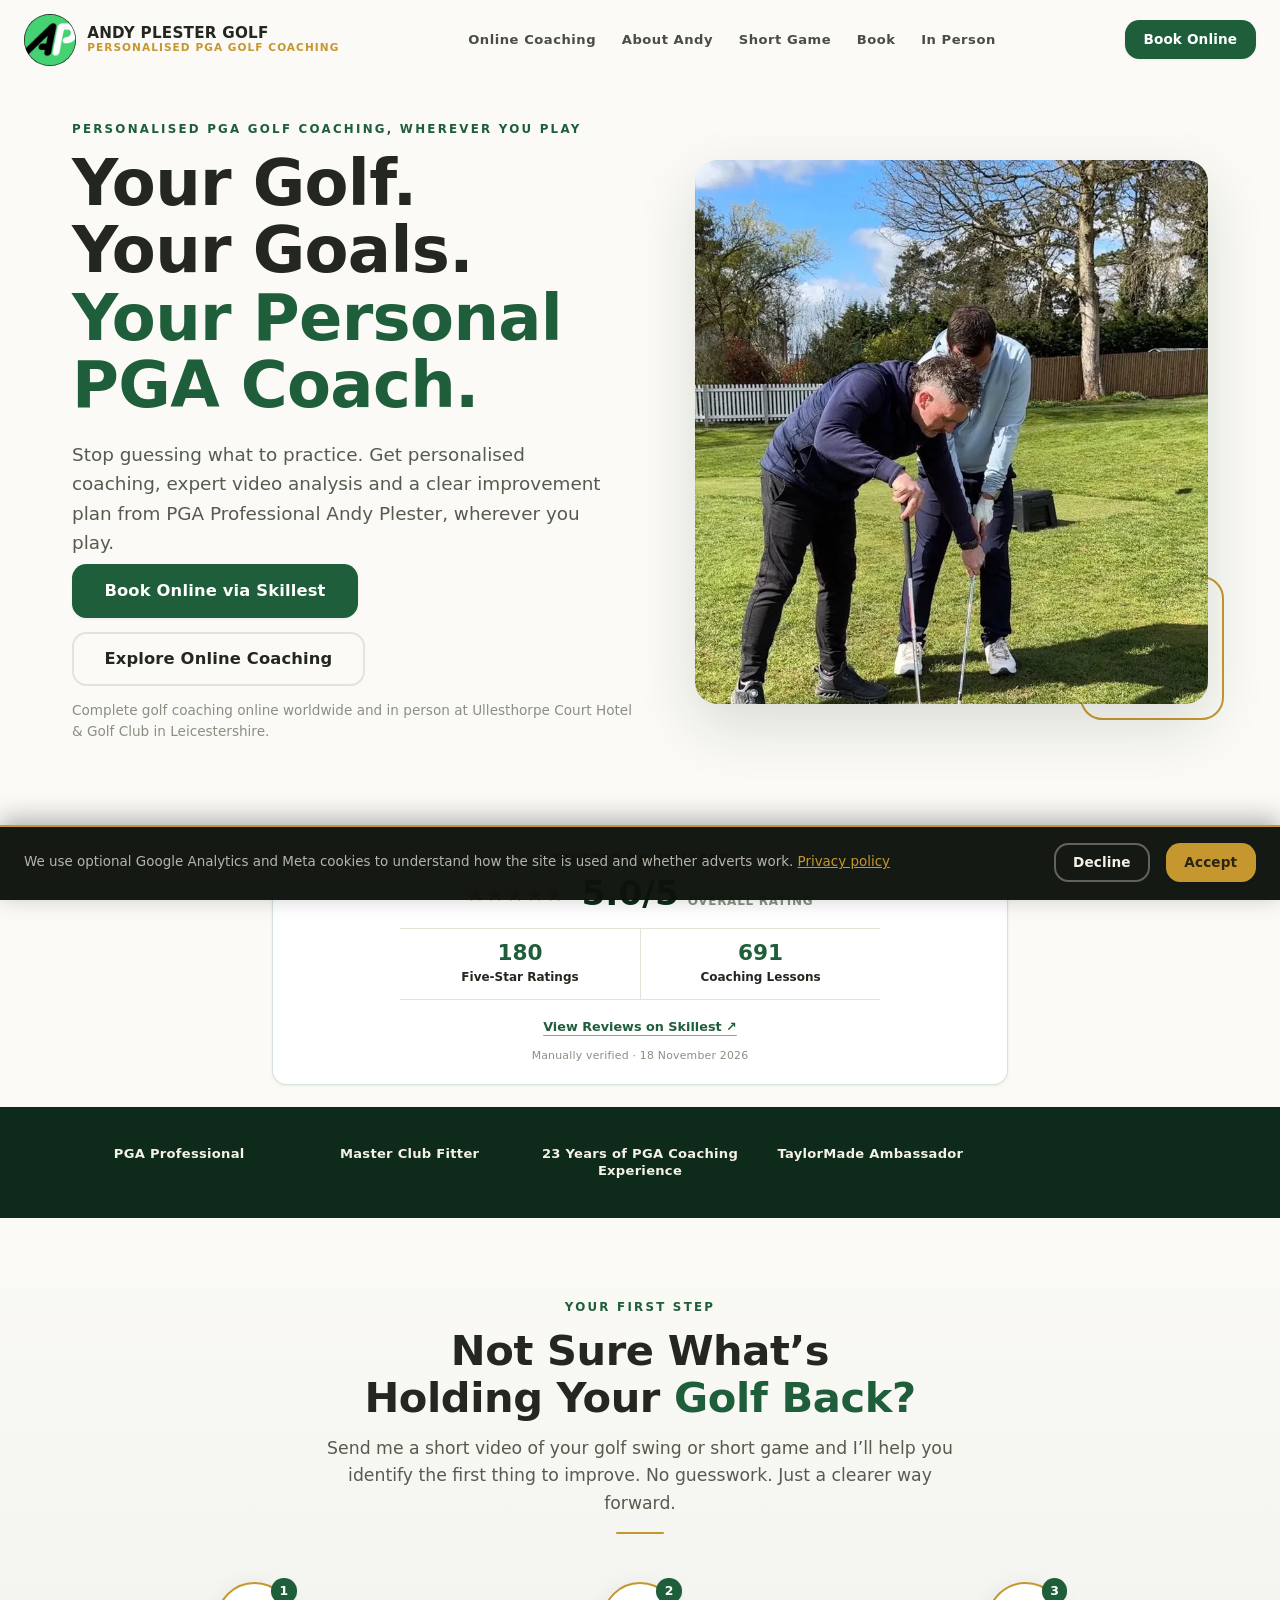
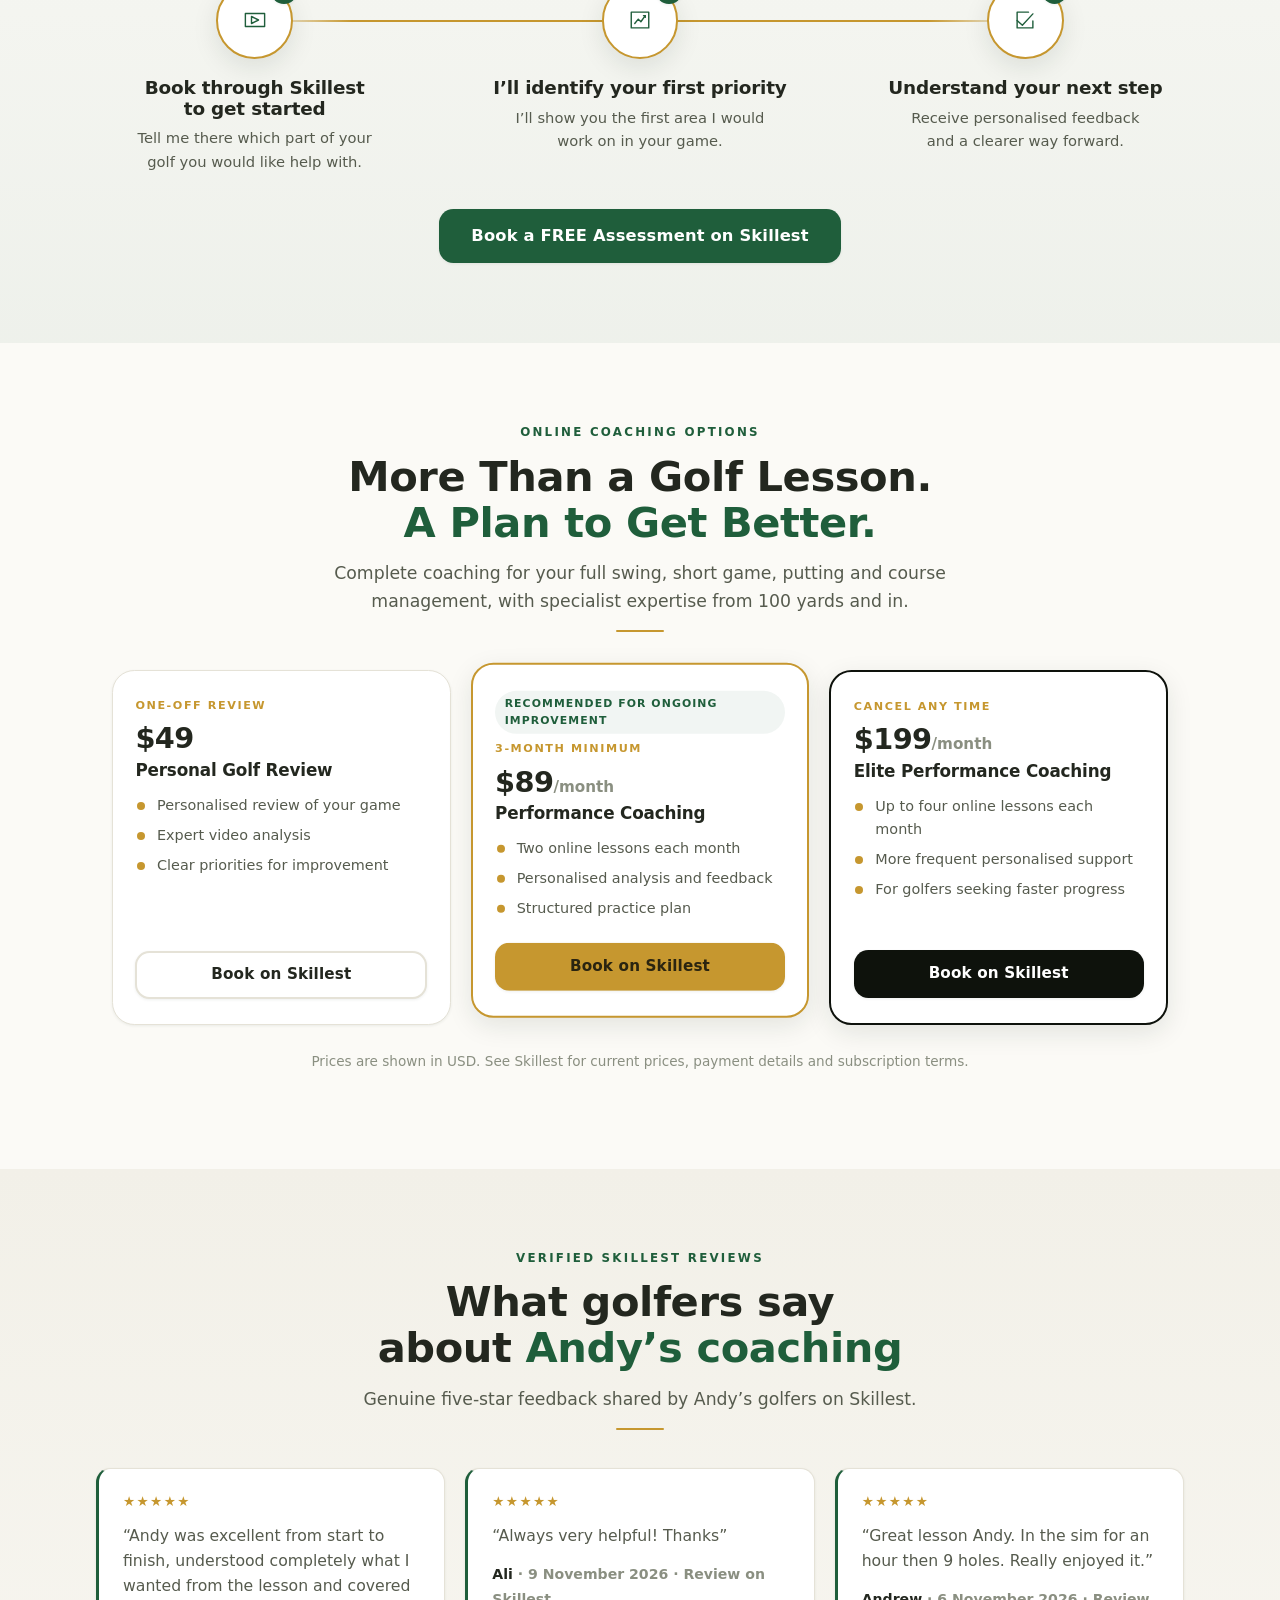
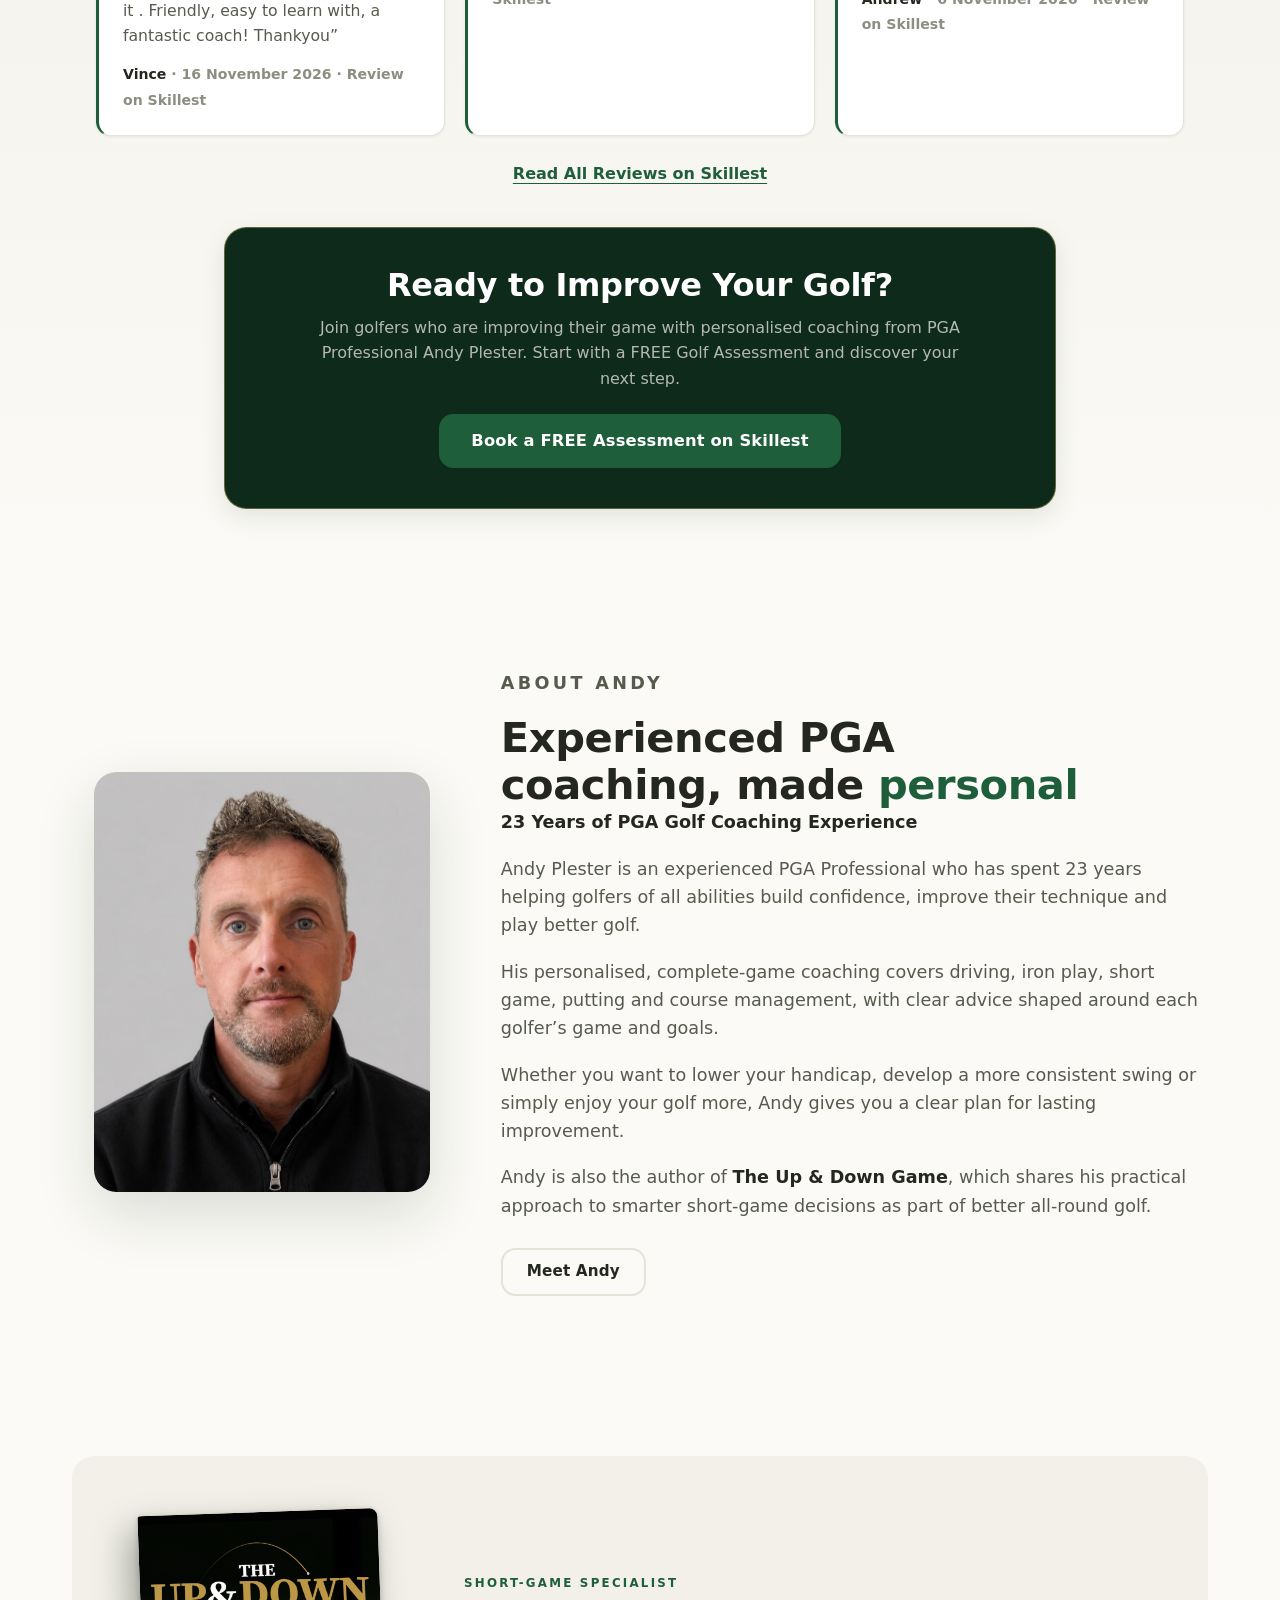
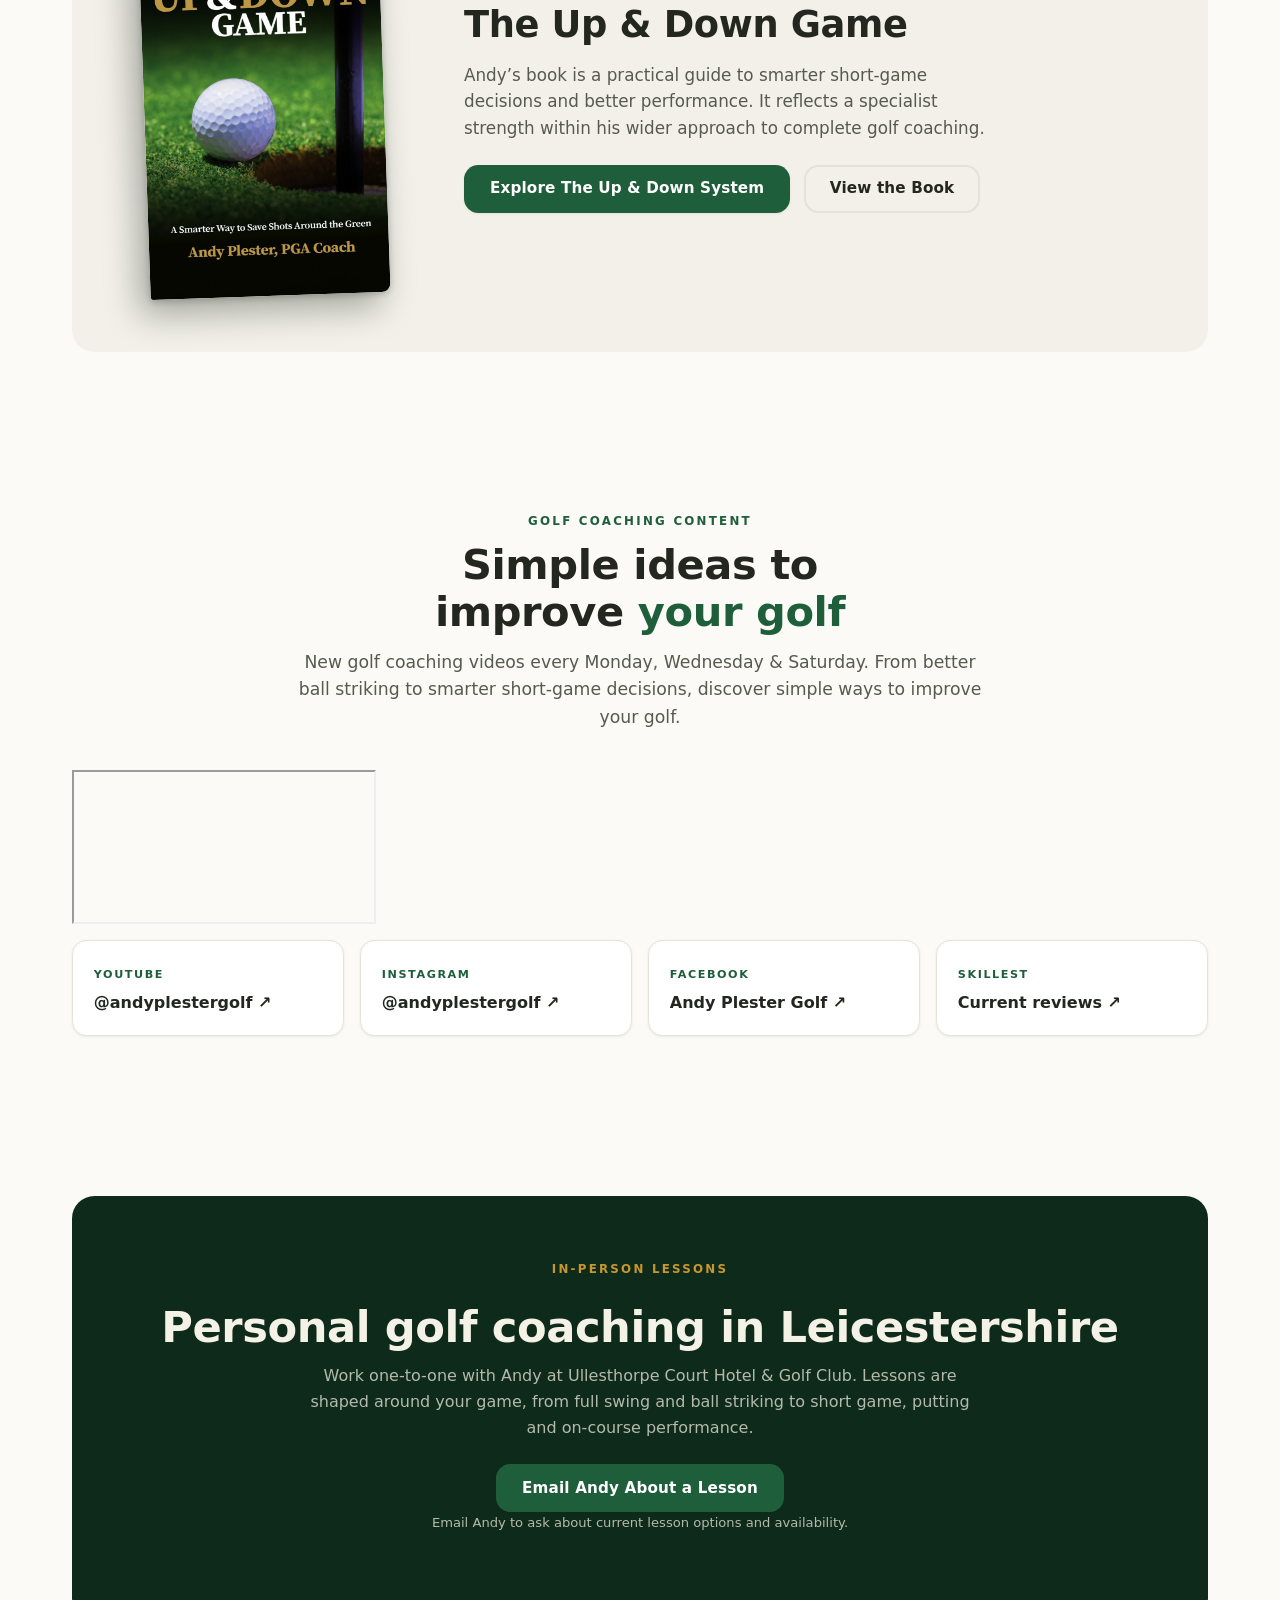
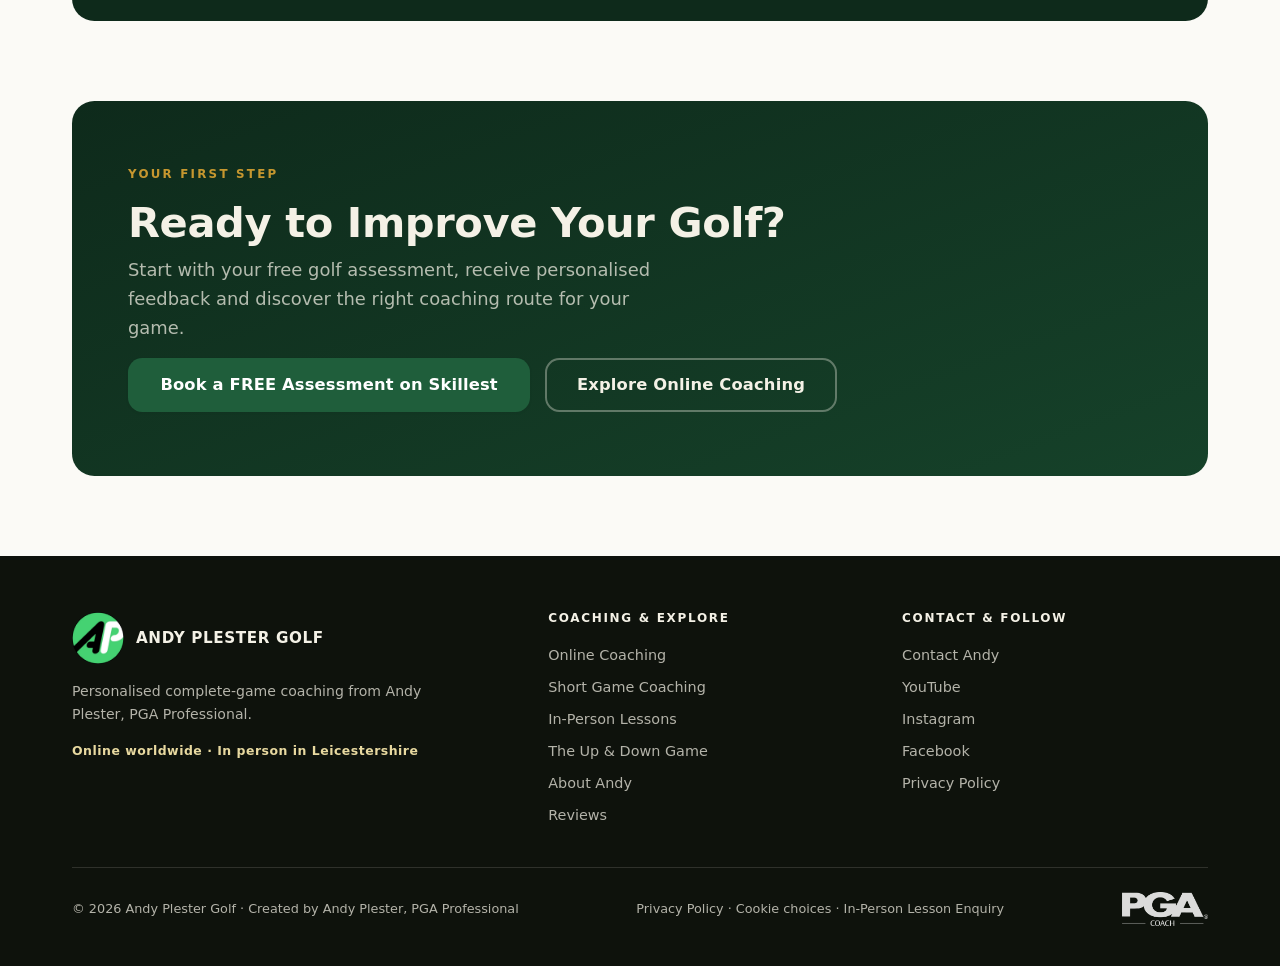
<file: index.html>
<!DOCTYPE html>
<html lang="en">
<head><meta name="robots" content="noindex, nofollow">
  <meta http-equiv="Content-Security-Policy" data-desk="site-policy" content="default-src 'self'; script-src 'self' 'unsafe-inline' https://www.googletagmanager.com/gtag/js; style-src 'self' 'unsafe-inline' https://fonts.googleapis.com; font-src 'self' https://fonts.gstatic.com data:; img-src 'self' data: https://www.google-analytics.com https://www.googletagmanager.com https://i.ytimg.com; media-src 'self'; connect-src 'self' https://www.google-analytics.com https://*.google-analytics.com https://*.analytics.google.com https://www.googletagmanager.com; frame-src https://www.youtube-nocookie.com https://www.youtube.com; form-action 'self' https://api.web3forms.com https://andyplestergolf.com; object-src 'none'; base-uri 'self'; worker-src 'none'; manifest-src 'self'">
  <script>
    window.enableGoogleAnalytics = function () {
      if (window.googleAnalyticsLoaded) return;
      window.googleAnalyticsLoaded = true;
      window.dataLayer = window.dataLayer || [];
      window.gtag = function () { window.dataLayer.push(arguments); };
      window.gtag('js', new Date());
      window.gtag('config', 'G-MDRBPBXDRX');
      var script = document.createElement('script');
      script.async = true;
      script.src = 'https://www.googletagmanager.com/gtag/js?id=G-MDRBPBXDRX';
      document.head.appendChild(script);
    };
    try { if (localStorage.getItem('apg-cookie-choice') === 'accept') window.enableGoogleAnalytics(); } catch (e) {}
  </script>
  <meta charset="UTF-8">
  <meta name="viewport" content="width=device-width, initial-scale=1.0">
  <title>PGA Golf Coach Online &amp; Leicestershire | Andy Plester</title>
  <meta name="description" content="Personalised online and Leicestershire golf coaching with PGA Professional Andy Plester. Start with a free golf assessment.">
  <link rel="canonical" href="https://andyplestergolf.com/">
  <link rel="icon" href="favicon.ico?v=20261104" sizes="any">
  <link rel="icon" type="image/png" sizes="16x16" href="images/favicon-16x16.png?v=20261104">
  <link rel="icon" type="image/png" sizes="32x32" href="images/favicon-32x32.png?v=20261104">
  <link rel="icon" type="image/png" sizes="48x48" href="images/favicon-48x48.png?v=20261104">
  <link rel="apple-touch-icon" sizes="180x180" href="images/apple-touch-icon.png?v=20261104">
  <link rel="manifest" href="site.webmanifest?v=20261104">
  <meta name="theme-color" content="#117a4b">
  <meta property="og:type" content="website">
  <meta property="og:site_name" content="Andy Plester Golf">
  <meta property="og:title" content="PGA Golf Coach Online &amp; Leicestershire | Andy Plester">
  <meta property="og:description" content="Improve your whole game with personalised online or Leicestershire PGA coaching. Start with a free golf assessment.">
  <meta property="og:url" content="https://andyplestergolf.com/">
  <meta property="og:image" content="https://andyplestergolf.com/coaching-hero.jpeg">
  <meta name="twitter:card" content="summary_large_image">
  <link rel="preconnect" href="https://fonts.googleapis.com">
  <link rel="preconnect" href="https://fonts.gstatic.com" crossorigin>
  <link href="https://fonts.googleapis.com/css2?family=Syne:wght@400;500;600;700;800&display=swap" rel="stylesheet">
  <script>document.documentElement.className += " js";</script>
  <link rel="stylesheet" href="brand.css">
  <script type="application/ld+json">
  {
    "@context":"https://schema.org",
    "@graph":[
      {"@type":"Person","@id":"https://andyplestergolf.com/#andy","name":"Andy Plester","url":"https://andyplestergolf.com/","image":"https://andyplestergolf.com/andy-portrait.jpeg","jobTitle":"PGA Professional and golf coach","description":"PGA Professional with 23 years of experience helping golfers improve their complete game through personalised coaching.","knowsAbout":["full swing","ball striking","driving","iron play","short game","putting","course management","golf practice planning","golf club fitting"],"sameAs":["https://www.youtube.com/@andyplestergolf","https://www.instagram.com/andyplestergolf/","https://www.facebook.com/andyplestergolf/","https://skillest.com/coach/andyplester"]},
      {"@type":"WebSite","@id":"https://andyplestergolf.com/#website","name":"Andy Plester Golf","url":"https://andyplestergolf.com/","publisher":{"@id":"https://andyplestergolf.com/#business"}},
      {"@type":["LocalBusiness","ProfessionalService"],"@id":"https://andyplestergolf.com/#business","name":"Andy Plester Golf","url":"https://andyplestergolf.com/","image":"https://andyplestergolf.com/coaching-hero.jpeg","founder":{"@id":"https://andyplestergolf.com/#andy"},"address":{"@type":"PostalAddress","addressLocality":"Ullesthorpe","addressRegion":"Leicestershire","addressCountry":"GB"}},
      {"@type":"Service","name":"Personalised online golf coaching","provider":{"@id":"https://andyplestergolf.com/#andy"},"areaServed":"Worldwide","offers":[{"@type":"Offer","name":"Free Golf Assessment","price":"0","priceCurrency":"USD","url":"https://skillest.com/coach/andyplester#evaluation"},{"@type":"Offer","name":"Personal Golf Review","price":"49","priceCurrency":"USD","url":"https://skillest.com/coach/andyplester#coach-purchase-option-package-NYbRpT5sR65aeDj5v"},{"@type":"Offer","name":"Performance Coaching","price":"89","priceCurrency":"USD","url":"https://skillest.com/coach/andyplester#coach-purchase-option-plan-GfDfyPRKSPhj6cGip"},{"@type":"Offer","name":"Elite Performance Coaching","price":"199","priceCurrency":"USD","url":"https://skillest.com/coach/andyplester#coach-purchase-option-plan-ESWcXmhJSN8nLbb2G"}]},
      {"@type":"Book","name":"The Up & Down Game","author":{"@id":"https://andyplestergolf.com/#andy"},"bookFormat":"https://schema.org/Paperback","inLanguage":"en","url":"https://www.amazon.co.uk/dp/B0H3FBJCKP"},
      {"@type":"FAQPage","mainEntity":[{"@type":"Question","name":"How does online golf coaching work?","acceptedAnswer":{"@type":"Answer","text":"Book through Skillest and send videos of your golf swing there. Andy will review your game and give you personalised feedback and a clear practice plan."}},{"@type":"Question","name":"What parts of golf can Andy help with?","acceptedAnswer":{"@type":"Answer","text":"Andy coaches the full game, including driving, iron play, short game, putting, course management, practice planning and confidence. Short-game coaching is a particular specialism."}},{"@type":"Question","name":"How do I start?","acceptedAnswer":{"@type":"Answer","text":"Book a free golf assessment through Skillest. Andy will assess your game and help identify the most useful route for you."}}]}
    ]
  }
  </script>
</head>
<body>
  <header class="site-header" id="top">
    <a href="#top" class="brand-lockup" aria-label="Andy Plester Golf, home">
      <img src="images/ap-logo.png" alt="Andy Plester AP logo" width="52" height="52" class="brand-badge brand-badge--ap">
      <span class="brand-text"><span class="brand-name">ANDY PLESTER GOLF</span><span class="brand-strap">Personalised PGA Golf Coaching</span></span>
    </a>
    <nav class="nav" aria-label="Main navigation">
      <a href="#coaching" class="nav-link">Online Coaching</a>
      <a href="about.html" class="nav-link">About Andy</a>
      <a href="up-and-down-system.html" class="nav-link">Short Game</a>
      <a href="book.html" class="nav-link">Book</a>
      <a href="#in-person" class="nav-link">In Person</a>
    </nav>
    <a href="https://skillest.com/coach/andyplester" class="btn btn-assessment btn-sm header-cta" target="_blank" rel="noopener">Book Online</a>
    <button type="button" class="menu-toggle" aria-label="Open menu" aria-expanded="false" aria-controls="mobile-menu"><span class="menu-toggle-bar"></span><span class="menu-toggle-bar"></span><span class="menu-toggle-bar"></span></button>
  </header>
  <nav class="mobile-menu" id="mobile-menu" aria-label="Mobile navigation" aria-hidden="true">
    <a href="index.html" class="mobile-link">Home</a>
    <a href="coaching.html" class="mobile-link">Online Golf Coaching</a>
    <a href="up-and-down-system.html" class="mobile-link">Short Game Coaching</a>
    <a href="#in-person" class="mobile-link">In-Person Lessons</a>
    <a href="book.html" class="mobile-link">The Up &amp; Down Game — Book</a>
    <a href="about.html" class="mobile-link">About Andy</a>
    <a href="#reviews" class="mobile-link">Reviews</a>
    <a href="https://skillest.com/coach/andyplester" class="btn btn-assessment" target="_blank" rel="noopener">Book Online via Skillest</a>
  </nav>
  <div class="menu-backdrop" aria-hidden="true"></div>

  <main>
    <section class="hero hero--coaching">
      <div class="wrap"><div class="hero-grid">
        <div class="hero-copy">
          <p class="eyebrow">Personalised PGA Golf Coaching, Wherever You Play</p>
          <h1>Your Golf. Your Goals. <em>Your Personal PGA Coach.</em></h1>
          <p class="hero-sub">Stop guessing what to practice. Get personalised coaching, expert video analysis and a clear improvement plan from PGA Professional Andy Plester, wherever you play.</p>
          <div class="hero-cta"><a href="https://skillest.com/coach/andyplester" class="btn btn-assessment btn-lg" target="_blank" rel="noopener">Book Online via Skillest</a><a href="#coaching" class="btn btn-ghost btn-lg">Explore Online Coaching</a></div>
          <p class="hero-venue">Complete golf coaching online worldwide and in person at Ullesthorpe Court Hotel &amp; Golf Club in Leicestershire.</p>
        </div>
        <div class="hero-media"><div class="media-frame"><img class="zoom" src="coaching-hero.webp" alt="PGA Professional Andy Plester coaching a golfer" width="804" height="1400" fetchpriority="high"></div></div>
      </div></div>
    </section>

    <section class="skillest-proof" aria-label="Skillest coaching figures">
      <div class="wrap">
        <div class="skillest-proof-inner">
          <p class="skillest-proof-heading">Trusted on Skillest</p>
          <div class="skillest-rating">
            <div class="skillest-stars" aria-label="Five out of five stars">★★★★★</div>
            <p><strong>5.0/5</strong><span>Overall rating</span></p>
          </div>
          <dl class="skillest-figures">
            <div><dt>180</dt><dd>Five-Star Ratings</dd></div>
            <div><dt>691</dt><dd>Coaching Lessons</dd></div>
          </dl>
          <a class="skillest-proof-link" href="https://skillest.com/coach/andyplester" target="_blank" rel="noopener">View Reviews on Skillest <span aria-hidden="true">↗</span></a>
          <p class="skillest-proof-note">Manually verified · 18 November 2026</p>
        </div>
      </div>
    </section>

    <section class="trust" aria-label="Andy Plester credentials"><div class="wrap"><div class="trust-inner">
      <div class="trust-item"><span>PGA Professional</span></div><div class="trust-item"><span>Master Club Fitter</span></div><div class="trust-item"><span>23 Years of PGA Coaching Experience</span></div><div class="trust-item"><span>TaylorMade Ambassador</span></div>
    </div></div></section>

    <section class="section assessment-section" id="free-assessment"><div class="wrap">
      <div class="section-head center reveal"><p class="eyebrow">Your First Step</p><h2 class="section-title">Not Sure What’s Holding Your <em>Golf Back?</em></h2><p class="section-intro">Send me a short video of your golf swing or short game and I’ll help you identify the first thing to improve. No guesswork. Just a clearer way forward.</p><div class="gold-rule"></div></div>
      <div class="steps" data-stagger="100">
        <div class="step"><div class="step-icon"><svg viewBox="0 0 32 32" aria-hidden="true"><path d="M5 8.5h22v15H5z"/><path d="m12 12 8 4-8 4z"/></svg><span class="n">1</span></div><h3>Book through Skillest to get started</h3><p>Tell me there which part of your golf you would like help with.</p></div>
        <div class="step"><div class="step-icon"><svg viewBox="0 0 32 32" aria-hidden="true"><path d="M6 25V7h20v18z"/><path d="m10 20 4-5 3 3 5-7"/><path d="M20 11h2v2"/></svg><span class="n">2</span></div><h3>I’ll identify your first priority</h3><p>I’ll show you the first area I would work on in your game.</p></div>
        <div class="step"><div class="step-icon"><svg viewBox="0 0 32 32" aria-hidden="true"><path d="M7 16.5 13 22l12-13"/><path d="M25 17v8H7V7h13"/></svg><span class="n">3</span></div><h3>Understand your next step</h3><p>Receive personalised feedback and a clearer way forward.</p></div>
      </div>
      <div class="section-cta center"><a href="https://skillest.com/coach/andyplester#evaluation" class="btn btn-assessment btn-lg" target="_blank" rel="noopener">Book a FREE Assessment on Skillest</a></div>
    </div></section>

    <section class="section coaching-options" id="coaching"><div class="wrap">
      <div class="section-head center reveal"><p class="eyebrow">Online Coaching Options</p><h2 class="section-title">More Than a Golf Lesson. <em>A Plan to Get Better.</em></h2><p class="section-intro">Complete coaching for your full swing, short game, putting and course management, with specialist expertise from 100 yards and in.</p><div class="gold-rule"></div></div>
      <div class="cards cards--three">
        <article class="card"><span class="tier">One-off review</span><div class="price">$49</div><h3>Personal Golf Review</h3><ul><li>Personalised review of your game</li><li>Expert video analysis</li><li>Clear priorities for improvement</li></ul><a href="https://skillest.com/coach/andyplester#coach-purchase-option-package-NYbRpT5sR65aeDj5v" class="btn btn-white" target="_blank" rel="noopener">Book on Skillest</a></article>
        <article class="card card--gold featured-plan"><span class="badge-top">Recommended for Ongoing Improvement</span><span class="tier">3-month minimum</span><div class="price">$89<span class="per">/month</span></div><h3>Performance Coaching</h3><ul><li>Two online lessons each month</li><li>Personalised analysis and feedback</li><li>Structured practice plan</li></ul><a href="https://skillest.com/@andyplester#coach-purchase-option-plan-GfDfyPRKSPhj6cGip" class="btn btn-gold" target="_blank" rel="noopener">Book on Skillest</a></article>
        <article class="card card--dark"><span class="tier">Cancel any time</span><div class="price">$199<span class="per">/month</span></div><h3>Elite Performance Coaching</h3><ul><li>Up to four online lessons each month</li><li>More frequent personalised support</li><li>For golfers seeking faster progress</li></ul><a href="https://skillest.com/@andyplester#coach-purchase-option-plan-ESWcXmhJSN8nLbb2G" class="btn btn-dark" target="_blank" rel="noopener">Book on Skillest</a></article>
      </div>
      <p class="cards-note">Prices are shown in USD. See Skillest for current prices, payment details and subscription terms.</p>
    </div></section>

    <section class="section skillest-reviews" id="reviews" aria-labelledby="skillest-reviews-heading"><div class="wrap">
      <div class="section-head center reveal">
        <p class="eyebrow">Verified Skillest Reviews</p>
        <h2 class="section-title" id="skillest-reviews-heading">What golfers say about <em>Andy’s coaching</em></h2>
        <p class="section-intro">Genuine five-star feedback shared by Andy’s golfers on Skillest.</p>
        <div class="gold-rule"></div>
      </div>
      <div class="results-grid results-grid--three" data-stagger="90">
        <blockquote class="quote"><div class="stars" aria-label="5 out of 5 stars">★★★★★</div><p>“Andy was excellent from start to finish, understood completely what I wanted from the lesson and covered it . Friendly, easy to learn with, a fantastic coach! Thankyou”</p><cite>Vince <span>· 16 November 2026 · Review on Skillest</span></cite></blockquote>
        <blockquote class="quote"><div class="stars" aria-label="5 out of 5 stars">★★★★★</div><p>“Always very helpful! Thanks”</p><cite>Ali <span>· 9 November 2026 · Review on Skillest</span></cite></blockquote>
        <blockquote class="quote"><div class="stars" aria-label="5 out of 5 stars">★★★★★</div><p>“Great lesson Andy. In the sim for an hour then 9 holes. Really enjoyed it.”</p><cite>Andrew <span>· 6 November 2026 · Review on Skillest</span></cite></blockquote>
      </div>
      <p class="reviews-link"><a href="https://skillest.com/coach/andyplester" target="_blank" rel="noopener">Read All Reviews on Skillest</a></p>
      <div class="reviews-cta">
        <h3>Ready to Improve Your Golf?</h3>
        <p>Join golfers who are improving their game with personalised coaching from PGA Professional Andy Plester. Start with a FREE Golf Assessment and discover your next step.</p>
        <a href="https://skillest.com/coach/andyplester#evaluation" class="btn btn-assessment btn-lg" target="_blank" rel="noopener">Book a FREE Assessment on Skillest</a>
      </div>
    </div></section>

    <section class="section" id="about"><div class="wrap"><div class="about-grid">
      <div class="about-photo reveal"><div class="media-frame"><img src="andy-portrait.jpeg" alt="Andy Plester, PGA Professional golf coach" width="950" height="892" loading="lazy"></div></div>
      <div class="about-body reveal"><p class="eyebrow">About Andy</p><h2 class="section-title">Experienced PGA coaching, made <em>personal</em></h2><p><strong>23 Years of PGA Golf Coaching Experience</strong></p><p>Andy Plester is an experienced PGA Professional who has spent 23 years helping golfers of all abilities build confidence, improve their technique and play better golf.</p><p>His personalised, complete-game coaching covers driving, iron play, short game, putting and course management, with clear advice shaped around each golfer’s game and goals.</p><p>Whether you want to lower your handicap, develop a more consistent swing or simply enjoy your golf more, Andy gives you a clear plan for lasting improvement.</p><p>Andy is also the author of <strong>The Up &amp; Down Game</strong>, which shares his practical approach to smarter short-game decisions as part of better all-round golf.</p><a href="about.html" class="btn btn-ghost">Meet Andy</a></div>
    </div></div></section>

    <section class="section" id="book"><div class="wrap"><div class="book reveal"><div class="book-grid">
      <div class="book-cover-wrap"><div class="book-cover"><img src="book-cover.jpg" alt="The Up & Down Game by Andy Plester book cover" width="812" height="1300" loading="lazy"></div></div>
      <div class="book-body"><p class="eyebrow">Short-Game Specialist</p><h2>The Up &amp; Down Game</h2><p class="book-blurb">Andy’s book is a practical guide to smarter short-game decisions and better performance. It reflects a specialist strength within his wider approach to complete golf coaching.</p><div class="book-cta"><a href="up-and-down-system.html" class="btn btn-assessment">Explore The Up &amp; Down System</a><a href="book.html" class="btn btn-ghost">View the Book</a></div></div>
    </div></div></div></section>

    <section class="section social-section" id="content"><div class="wrap">
      <div class="section-head center reveal"><p class="eyebrow">Golf Coaching Content</p><h2 class="section-title">Simple ideas to improve <em>your golf</em></h2><p class="section-intro">New golf coaching videos every Monday, Wednesday &amp; Saturday. From better ball striking to smarter short-game decisions, discover simple ways to improve your golf.</p></div>
      <div class="video-wrap reveal"><iframe src="https://www.youtube-nocookie.com/embed/F1NOkeQ18yk?rel=0" title="Golf coaching video from Andy Plester" loading="lazy" allow="accelerometer; autoplay; clipboard-write; encrypted-media; gyroscope; picture-in-picture" allowfullscreen></iframe></div>
      <div class="social-grid"><a class="social-card" href="https://www.youtube.com/@andyplestergolf?sub_confirmation=1" target="_blank" rel="noopener"><span class="lbl">YouTube</span><span class="hnd">@andyplestergolf ↗</span></a><a class="social-card" href="https://www.instagram.com/andyplestergolf/" target="_blank" rel="noopener"><span class="lbl">Instagram</span><span class="hnd">@andyplestergolf ↗</span></a><a class="social-card" href="https://www.facebook.com/andyplestergolf/" target="_blank" rel="noopener"><span class="lbl">Facebook</span><span class="hnd">Andy Plester Golf ↗</span></a><a class="social-card" href="https://skillest.com/coach/andyplester" target="_blank" rel="noopener"><span class="lbl">Skillest</span><span class="hnd">Current reviews ↗</span></a></div>
    </div></section>

    <section class="section" id="in-person"><div class="wrap"><div class="cta-panel reveal"><p class="eyebrow on-dark">In-Person Lessons</p><h2>Personal golf coaching in Leicestershire</h2><p>Work one-to-one with Andy at Ullesthorpe Court Hotel &amp; Golf Club. Lessons are shaped around your game, from full swing and ball striking to short game, putting and on-course performance.</p><div class="hero-cta in-person-cta"><a href="mailto:andrewplesterpga@gmail.com?subject=In-person%20golf%20coaching%20enquiry" class="btn btn-assessment">Email Andy About a Lesson</a></div><p class="booking-note">Email Andy to ask about current lesson options and availability.</p></div></div></section>

    <section class="section final-cta"><div class="wrap"><div class="club reveal"><div class="club-inner"><p class="eyebrow on-dark">Your First Step</p><h2>Ready to Improve Your Golf?</h2><p class="club-lead">Start with your free golf assessment, receive personalised feedback and discover the right coaching route for your game.</p><div class="hero-cta"><a href="https://skillest.com/coach/andyplester#evaluation" class="btn btn-assessment btn-lg" target="_blank" rel="noopener">Book a FREE Assessment on Skillest</a><a href="#coaching" class="btn btn-ghost btn-lg on-dark">Explore Online Coaching</a></div></div></div></div></section>
  </main>

  <footer class="site-footer"><div class="wrap"><div class="footer-top"><div><div class="footer-brand"><img src="images/ap-logo.png" alt="" width="52" height="52"><span class="fb-name">Andy Plester Golf</span></div><p class="footer-strap">Personalised complete-game coaching from Andy Plester, PGA Professional.</p><p class="footer-credential">Online worldwide · In person in Leicestershire</p></div><div class="footer-col"><h2>Coaching &amp; Explore</h2><a href="coaching.html">Online Coaching</a><a href="up-and-down-system.html">Short Game Coaching</a><a href="#in-person">In-Person Lessons</a><a href="book.html">The Up &amp; Down Game</a><a href="about.html">About Andy</a><a href="#reviews">Reviews</a></div><div class="footer-col"><h2>Contact &amp; Follow</h2><a href="mailto:andrewplesterpga@gmail.com">Contact Andy</a><a href="https://www.youtube.com/@andyplestergolf" target="_blank" rel="noopener">YouTube</a><a href="https://www.instagram.com/andyplestergolf/" target="_blank" rel="noopener">Instagram</a><a href="https://www.facebook.com/andyplestergolf/" target="_blank" rel="noopener">Facebook</a><a href="privacy.html">Privacy Policy</a></div></div><div class="footer-bottom"><span>© 2026 Andy Plester Golf · Created by Andy Plester, PGA Professional</span><span><a href="privacy.html">Privacy Policy</a> · <a href="#" data-cookie-choices>Cookie choices</a> · <a href="mailto:andrewplesterpga@gmail.com?subject=In-person%20golf%20coaching%20enquiry">In-Person Lesson Enquiry</a></span><img src="PGA_Coach%20(1).png" alt="PGA Coach" class="footer-pga" width="120" height="34"></div></div></footer>
  <script src="brand.js"></script>
</body>
</html>
</file>
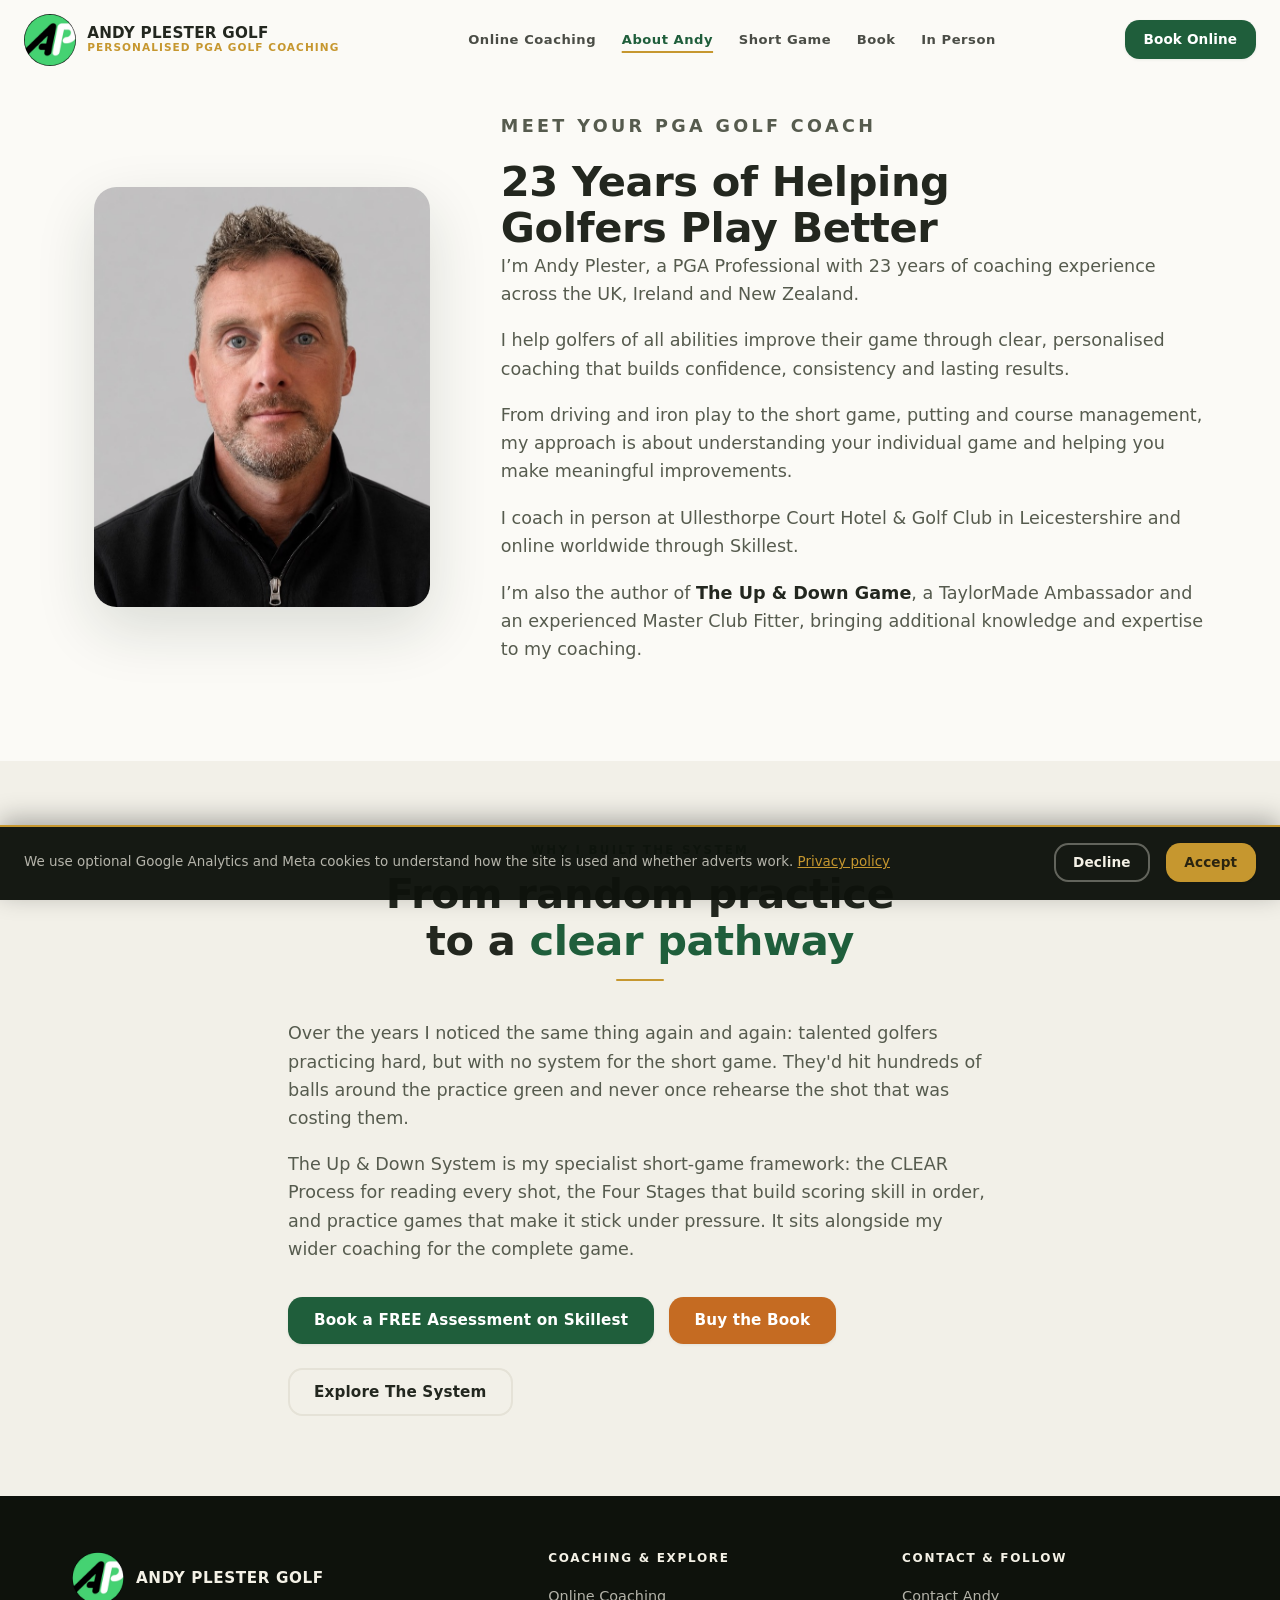
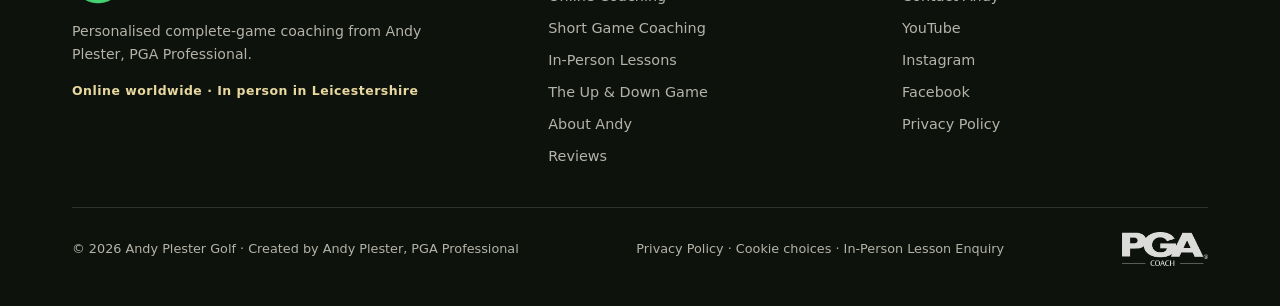
<file: about.html>
<!DOCTYPE html>
<html lang="en">
<head><meta name="robots" content="noindex, nofollow">
  <meta http-equiv="Content-Security-Policy" data-desk="site-policy" content="default-src 'self'; script-src 'self' 'unsafe-inline' https://www.googletagmanager.com/gtag/js; style-src 'self' 'unsafe-inline' https://fonts.googleapis.com; font-src 'self' https://fonts.gstatic.com data:; img-src 'self' data: https://www.google-analytics.com https://www.googletagmanager.com https://i.ytimg.com; media-src 'self'; connect-src 'self' https://www.google-analytics.com https://*.google-analytics.com https://*.analytics.google.com https://www.googletagmanager.com; frame-src https://www.youtube-nocookie.com https://www.youtube.com; form-action 'self' https://api.web3forms.com https://andyplestergolf.com; object-src 'none'; base-uri 'self'; worker-src 'none'; manifest-src 'self'">
  <script>
    window.enableGoogleAnalytics = function () {
      if (window.googleAnalyticsLoaded) return;
      window.googleAnalyticsLoaded = true;
      window.dataLayer = window.dataLayer || [];
      window.gtag = function () { window.dataLayer.push(arguments); };
      window.gtag('js', new Date());
      window.gtag('config', 'G-MDRBPBXDRX');
      var script = document.createElement('script');
      script.async = true;
      script.src = 'https://www.googletagmanager.com/gtag/js?id=G-MDRBPBXDRX';
      document.head.appendChild(script);
    };
    try { if (localStorage.getItem('apg-cookie-choice') === 'accept') window.enableGoogleAnalytics(); } catch (e) {}
  </script>
  <meta charset="UTF-8">
  <meta name="viewport" content="width=device-width, initial-scale=1.0">
  <title>About Andy Plester | PGA Professional Golf Coach</title>
  <meta name="description" content="Meet Andy Plester, an experienced PGA Professional offering personalised, complete-game golf coaching, backed by 23 years of coaching experience.">
  <link rel="canonical" href="https://andyplestergolf.com/about.html">
  <link rel="icon" href="favicon.ico?v=20261104" sizes="any">
  <link rel="icon" type="image/png" sizes="16x16" href="images/favicon-16x16.png?v=20261104">
  <link rel="icon" type="image/png" sizes="32x32" href="images/favicon-32x32.png?v=20261104">
  <link rel="icon" type="image/png" sizes="48x48" href="images/favicon-48x48.png?v=20261104">
  <link rel="apple-touch-icon" sizes="180x180" href="images/apple-touch-icon.png?v=20261104">
  <link rel="manifest" href="site.webmanifest?v=20261104">
  <meta name="theme-color" content="#117a4b">
  <meta property="og:type" content="profile">
  <meta property="og:site_name" content="Andy Plester Golf">
  <meta property="og:title" content="About Andy Plester | Andy Plester Golf">
  <meta property="og:description" content="Meet Andy Plester, an experienced PGA Professional offering personalised, complete-game golf coaching, backed by 23 years of experience.">
  <meta property="og:url" content="https://andyplestergolf.com/about.html">
  <meta property="og:image" content="https://andyplestergolf.com/andy-portrait.jpeg">
  <meta name="twitter:card" content="summary_large_image">
  <link rel="preconnect" href="https://fonts.googleapis.com">
  <link rel="preconnect" href="https://fonts.gstatic.com" crossorigin>
  <link href="https://fonts.googleapis.com/css2?family=Syne:wght@400;500;600;700;800&display=swap" rel="stylesheet">
  <script>document.documentElement.className += " js";</script>
  <link rel="stylesheet" href="brand.css">
  <script type="application/ld+json">{"@context":"https://schema.org","@type":"Person","name":"Andy Plester","url":"https://andyplestergolf.com/about.html","image":"https://andyplestergolf.com/andy-portrait.jpeg","jobTitle":"PGA Professional and golf coach","description":"PGA Professional with 23 years of coaching experience across the UK, Ireland and New Zealand, helping golfers improve their complete game through clear, personalised coaching.","knowsAbout":["golf coaching","full swing","driving","iron play","short game","putting","course management","practice planning","golf club fitting"],"sameAs":["https://skillest.com/coach/andyplester","https://www.youtube.com/@andyplestergolf","https://www.instagram.com/andyplestergolf/","https://www.facebook.com/andyplestergolf/"]}</script>
</head>
<body>
  <header class="site-header is-scrolled" id="top">
    <a href="index.html" class="brand-lockup" aria-label="Andy Plester Golf, home">
      <img src="images/ap-logo.png" alt="Andy Plester AP logo" width="52" height="52" class="brand-badge brand-badge--ap">
      <span class="brand-text">
        <span class="brand-name">ANDY PLESTER GOLF</span>
        <span class="brand-strap">Personalised PGA Golf Coaching</span>
      </span>
    </a>
    <nav class="nav" aria-label="Main navigation">
      <a href="coaching.html" class="nav-link">Online Coaching</a><a href="about.html" class="nav-link">About Andy</a><a href="up-and-down-system.html" class="nav-link">Short Game</a><a href="book.html" class="nav-link">Book</a><a href="index.html#in-person" class="nav-link">In Person</a>
    </nav>
    <a href="https://skillest.com/coach/andyplester" class="btn btn-assessment btn-sm header-cta" target="_blank" rel="noopener">Book Online</a>
    <button type="button" class="menu-toggle" aria-label="Open menu" aria-expanded="false" aria-controls="mobile-menu">
      <span class="menu-toggle-bar"></span><span class="menu-toggle-bar"></span><span class="menu-toggle-bar"></span>
    </button>
  </header>
  <nav class="mobile-menu" id="mobile-menu" aria-label="Mobile" aria-hidden="true">
    <a href="index.html" class="mobile-link">Home</a>
    <a href="coaching.html" class="mobile-link">Online Golf Coaching</a>
    <a href="up-and-down-system.html" class="mobile-link">Short Game Coaching</a>
    <a href="index.html#in-person" class="mobile-link">In-Person Lessons</a>
    <a href="book.html" class="mobile-link">The Up &amp; Down Game — Book</a>
    <a href="about.html" class="mobile-link">About Andy</a>
    <a href="index.html#reviews" class="mobile-link">Reviews</a>
    <a href="https://skillest.com/coach/andyplester" class="btn btn-assessment" target="_blank" rel="noopener">Book Online via Skillest</a>
  </nav>
  <div class="menu-backdrop" aria-hidden="true"></div>

  <main>
    <section class="section" style="padding-top:calc(var(--header-h) + 2rem)">
      <div class="wrap">
        <div class="about-grid">
          <div class="about-photo">
            <div class="media-frame">
              <img class="zoom" src="andy-portrait.jpeg" alt="Andy Plester, PGA Professional" width="950" height="892">
            </div>
          </div>
          <div class="about-body">
            <p class="eyebrow">Meet Your PGA Golf Coach</p>
            <h1 class="section-title">23 Years of Helping Golfers Play Better</h1>
            <p>I’m Andy Plester, a PGA Professional with 23 years of coaching experience across the UK, Ireland and New Zealand.</p>
            <p>I help golfers of all abilities improve their game through clear, personalised coaching that builds confidence, consistency and lasting results.</p>
            <p>From driving and iron play to the short game, putting and course management, my approach is about understanding your individual game and helping you make meaningful improvements.</p>
            <p>I coach in person at Ullesthorpe Court Hotel &amp; Golf Club in Leicestershire and online worldwide through Skillest.</p>
            <p>I’m also the author of <strong>The Up &amp; Down Game</strong>, a TaylorMade Ambassador and an experienced Master Club Fitter, bringing additional knowledge and expertise to my coaching.</p>
          </div>
        </div>
      </div>
    </section>

    <section class="section" style="background:var(--panel)">
      <div class="wrap">
        <div class="section-head center reveal">
          <p class="eyebrow">Why I built the system</p>
          <h2 class="section-title">From random practice to a <em>clear pathway</em></h2>
          <div class="gold-rule"></div>
        </div>
        <div class="about-body reveal" style="max-width:44rem;margin:0 auto">
          <p>Over the years I noticed the same thing again and again: talented golfers practicing hard, but with no system for the short game. They'd hit hundreds of balls around the practice green and never once rehearse the shot that was costing them.</p>
          <p>The Up &amp; Down System is my specialist short-game framework: the CLEAR Process for reading every shot, the Four Stages that build scoring skill in order, and practice games that make it stick under pressure. It sits alongside my wider coaching for the complete game.</p>
          <div class="hero-cta" style="margin-top:1.5rem">
            <a href="https://skillest.com/coach/andyplester#evaluation" class="btn btn-assessment" target="_blank" rel="noopener">Book a FREE Assessment on Skillest</a>
            <a href="https://www.amazon.co.uk/dp/B0H3FBJCKP" class="btn btn-book" target="_blank" rel="noopener">Buy the Book</a>
            <a href="up-and-down-system.html" class="btn btn-ghost">Explore The System</a>
          </div>
        </div>
      </div>
    </section>
  </main>

  <footer class="site-footer">
    <div class="wrap">
      <div class="footer-top">
        <div>
          <div class="footer-brand">
            <img src="images/ap-logo.png" alt="" width="52" height="52">
            <span class="fb-name">Andy Plester Golf</span>
          </div>
          <p class="footer-strap">Personalised complete-game coaching from Andy Plester, PGA Professional.</p><p class="footer-credential">Online worldwide · In person in Leicestershire</p>
        </div>
        <div class="footer-col">
          <h2>Coaching &amp; Explore</h2><a href="coaching.html">Online Coaching</a><a href="up-and-down-system.html">Short Game Coaching</a><a href="index.html#in-person">In-Person Lessons</a><a href="book.html">The Up &amp; Down Game</a><a href="about.html">About Andy</a><a href="index.html#reviews">Reviews</a>
        </div>
        <div class="footer-col">
          <h2>Contact &amp; Follow</h2><a href="mailto:andrewplesterpga@gmail.com">Contact Andy</a>
          <a href="https://www.youtube.com/@andyplestergolf" target="_blank" rel="noopener">YouTube</a>
          <a href="https://www.instagram.com/andyplestergolf/" target="_blank" rel="noopener">Instagram</a>
          <a href="https://www.facebook.com/andyplestergolf/" target="_blank" rel="noopener">Facebook</a>
          <a href="privacy.html">Privacy Policy</a>
        </div>
      </div>
      <div class="footer-bottom">
        <span>© 2026 Andy Plester Golf · Created by Andy Plester, PGA Professional</span>
        <span><a href="privacy.html">Privacy Policy</a> · <a href="#" data-cookie-choices>Cookie choices</a> · <a href="mailto:andrewplesterpga@gmail.com?subject=In-person%20golf%20coaching%20enquiry">In-Person Lesson Enquiry</a></span>
        <img src="PGA_Coach%20(1).png" alt="PGA Coach" class="footer-pga" width="120" height="34">
      </div>
    </div>
  </footer>

  <script src="brand.js"></script>
</body>
</html>
</file>
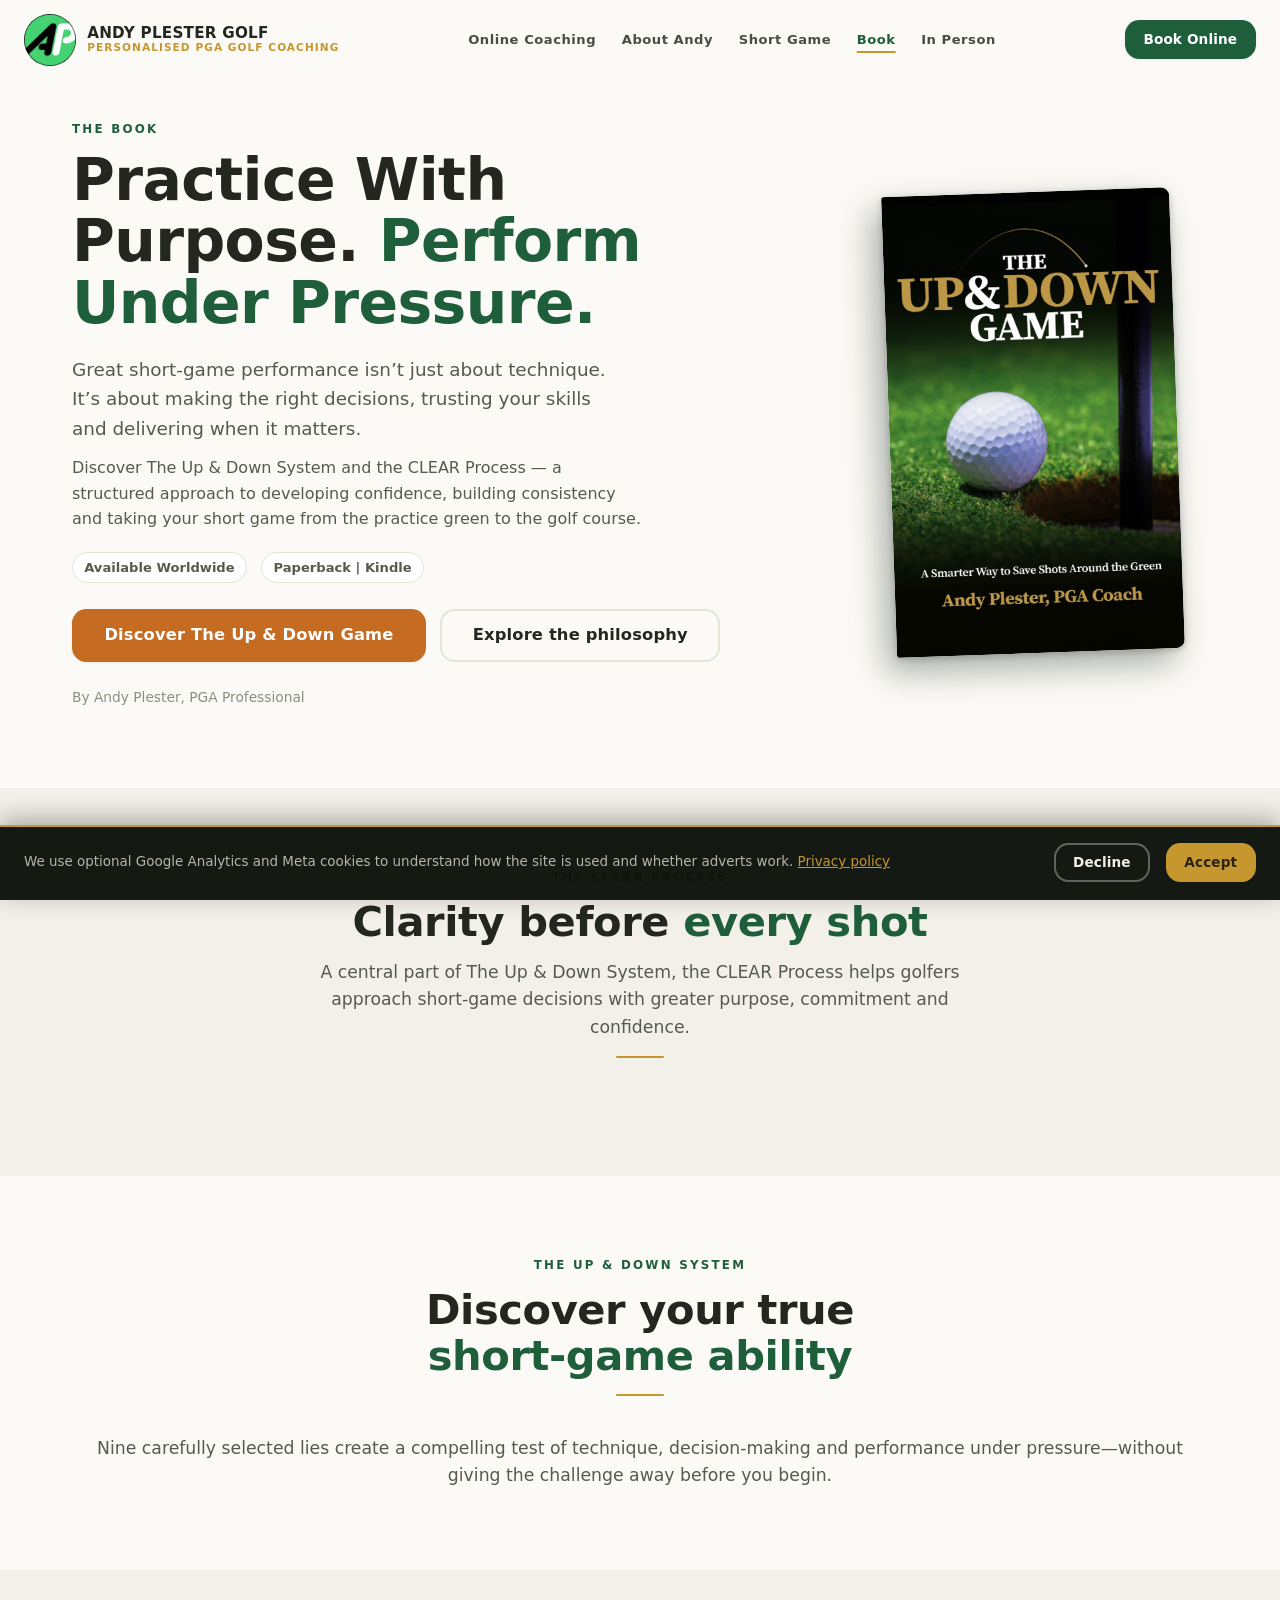
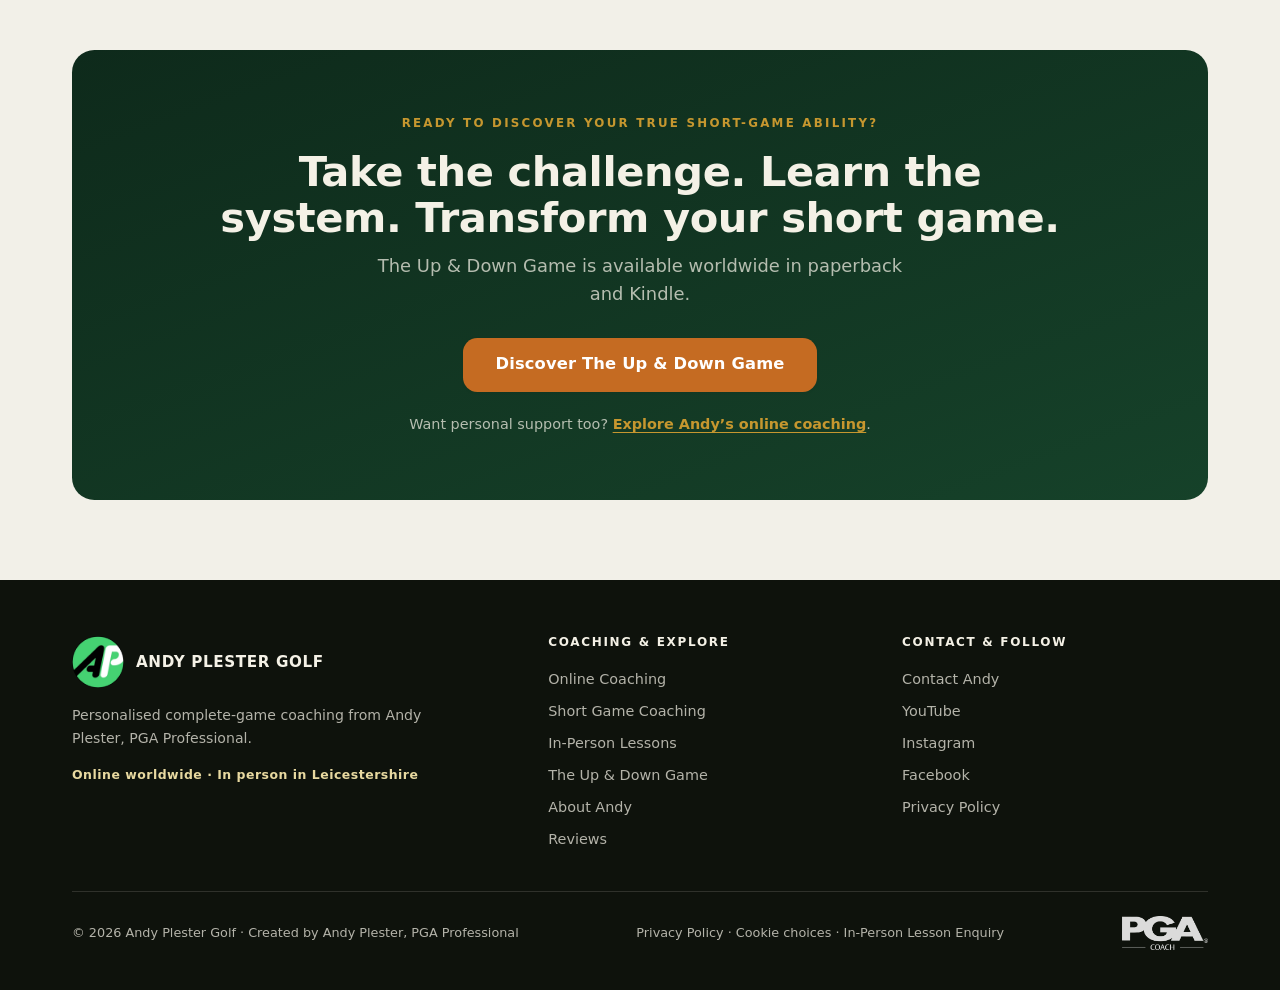
<file: book.html>
<!DOCTYPE html>
<html lang="en">
<head><meta name="robots" content="noindex, nofollow">
  <meta http-equiv="Content-Security-Policy" data-desk="site-policy" content="default-src 'self'; script-src 'self' 'unsafe-inline' https://www.googletagmanager.com/gtag/js; style-src 'self' 'unsafe-inline' https://fonts.googleapis.com; font-src 'self' https://fonts.gstatic.com data:; img-src 'self' data: https://www.google-analytics.com https://www.googletagmanager.com https://i.ytimg.com; media-src 'self'; connect-src 'self' https://www.google-analytics.com https://*.google-analytics.com https://*.analytics.google.com https://www.googletagmanager.com; frame-src https://www.youtube-nocookie.com https://www.youtube.com; form-action 'self' https://api.web3forms.com https://andyplestergolf.com; object-src 'none'; base-uri 'self'; worker-src 'none'; manifest-src 'self'">
  <script>
    window.enableGoogleAnalytics = function () {
      if (window.googleAnalyticsLoaded) return;
      window.googleAnalyticsLoaded = true;
      window.dataLayer = window.dataLayer || [];
      window.gtag = function () { window.dataLayer.push(arguments); };
      window.gtag('js', new Date());
      window.gtag('config', 'G-MDRBPBXDRX');
      var script = document.createElement('script');
      script.async = true;
      script.src = 'https://www.googletagmanager.com/gtag/js?id=G-MDRBPBXDRX';
      document.head.appendChild(script);
    };
    try { if (localStorage.getItem('apg-cookie-choice') === 'accept') window.enableGoogleAnalytics(); } catch (e) {}
  </script>
  <meta charset="UTF-8">
  <meta name="viewport" content="width=device-width, initial-scale=1.0">
  <title>The Up &amp; Down Game Book | Andy Plester Golf</title>
  <meta name="description" content="Build short-game confidence and perform under pressure with The Up & Down Game, The Up & Down System and the CLEAR Process.">
  <link rel="canonical" href="https://andyplestergolf.com/book.html">
  <link rel="icon" href="favicon.ico?v=20261104" sizes="any">
  <link rel="icon" type="image/png" sizes="16x16" href="images/favicon-16x16.png?v=20261104">
  <link rel="icon" type="image/png" sizes="32x32" href="images/favicon-32x32.png?v=20261104">
  <link rel="icon" type="image/png" sizes="48x48" href="images/favicon-48x48.png?v=20261104">
  <link rel="apple-touch-icon" sizes="180x180" href="images/apple-touch-icon.png?v=20261104">
  <link rel="manifest" href="site.webmanifest?v=20261104">
  <meta name="theme-color" content="#117a4b">
  <meta property="og:type" content="book">
  <meta property="og:site_name" content="Andy Plester Golf">
  <meta property="og:title" content="The Up & Down Game Book | Andy Plester Golf">
  <meta property="og:description" content="Practice with purpose, build short-game confidence and perform under pressure with The Up & Down System and the CLEAR Process.">
  <meta property="og:url" content="https://andyplestergolf.com/book.html">
  <meta property="og:image" content="https://andyplestergolf.com/book-cover.jpg">
  <meta name="twitter:card" content="summary_large_image">
  <link rel="preconnect" href="https://fonts.googleapis.com">
  <link rel="preconnect" href="https://fonts.gstatic.com" crossorigin>
  <link href="https://fonts.googleapis.com/css2?family=Syne:wght@400;500;600;700;800&display=swap" rel="stylesheet">
  <script>document.documentElement.className += " js";</script>
  <link rel="stylesheet" href="brand.css">
  <script type="application/ld+json">
  {"@context":"https://schema.org","@type":"Book","name":"The Up & Down Game","author":{"@type":"Person","name":"Andy Plester","jobTitle":"PGA Professional and Master Club Fitter"},"bookFormat":"https://schema.org/Paperback","inLanguage":"en","url":"https://www.amazon.co.uk/dp/B0H3FBJCKP","about":["The Up & Down System","The CLEAR Process","golf short-game performance"]}
  </script>
</head>
<body class="book-page">
  <header class="site-header is-scrolled" id="top">
    <a href="index.html" class="brand-lockup" aria-label="Andy Plester Golf, home">
      <img src="images/ap-logo.png" alt="Andy Plester AP logo" width="52" height="52" class="brand-badge brand-badge--ap">
      <span class="brand-text">
        <span class="brand-name">ANDY PLESTER GOLF</span>
        <span class="brand-strap">Personalised PGA Golf Coaching</span>
      </span>
    </a>
    <nav class="nav" aria-label="Main navigation">
      <a href="coaching.html" class="nav-link">Online Coaching</a><a href="about.html" class="nav-link">About Andy</a><a href="up-and-down-system.html" class="nav-link">Short Game</a><a href="book.html" class="nav-link">Book</a><a href="index.html#in-person" class="nav-link">In Person</a>
    </nav>
    <a href="https://skillest.com/coach/andyplester" class="btn btn-assessment btn-sm header-cta" target="_blank" rel="noopener">Book Online</a>
    <button type="button" class="menu-toggle" aria-label="Open menu" aria-expanded="false" aria-controls="mobile-menu">
      <span class="menu-toggle-bar"></span><span class="menu-toggle-bar"></span><span class="menu-toggle-bar"></span>
    </button>
  </header>
  <nav class="mobile-menu" id="mobile-menu" aria-label="Mobile" aria-hidden="true">
    <a href="index.html" class="mobile-link">Home</a>
    <a href="coaching.html" class="mobile-link">Online Golf Coaching</a>
    <a href="up-and-down-system.html" class="mobile-link">Short Game Coaching</a>
    <a href="index.html#in-person" class="mobile-link">In-Person Lessons</a>
    <a href="book.html" class="mobile-link">The Up &amp; Down Game — Book</a>
    <a href="about.html" class="mobile-link">About Andy</a>
    <a href="index.html#reviews" class="mobile-link">Reviews</a>
    <a href="https://skillest.com/coach/andyplester" class="btn btn-assessment" target="_blank" rel="noopener">Book Online via Skillest</a>
  </nav>
  <div class="menu-backdrop" aria-hidden="true"></div>

  <main>
    <!-- HERO -->
    <section class="hero">
      <div class="wrap">
        <div class="hero-grid">
          <div class="hero-copy reveal">
            <p class="eyebrow">The Book</p>
            <h1>Practice With Purpose. <em>Perform Under Pressure.</em></h1>
            <p class="hero-sub">Great short-game performance isn’t just about technique. It’s about making the right decisions, trusting your skills and delivering when it matters.</p>
            <p class="book-intro">Discover The Up &amp; Down System and the CLEAR Process — a structured approach to developing confidence, building consistency and taking your short game from the practice green to the golf course.</p>
            <div class="book-meta" style="margin:0 0 1.6rem">
              <span class="tag">Available Worldwide</span>
              <span class="tag">Paperback&nbsp;|&nbsp;Kindle</span>
            </div>
            <div class="hero-cta">
              <a href="https://www.amazon.co.uk/dp/B0H3FBJCKP" class="btn btn-book btn-lg" target="_blank" rel="noopener">Discover The Up &amp; Down Game</a>
              <a href="#clear" class="btn btn-ghost btn-lg">Explore the philosophy</a>
            </div>
            <p class="hero-created" style="margin-top:1.5rem;color:var(--ink-faint);font-size:.86rem">By Andy Plester, PGA Professional</p>
          </div>
          <div class="reveal" style="display:flex;justify-content:center">
            <div class="book-cover" style="max-width:18rem">
              <img src="book-cover.jpg" alt="The Up & Down Game by Andy Plester book cover" width="812" height="1300">
            </div>
          </div>
        </div>
      </div>
    </section>

    <!-- CLEAR PROCESS -->
    <section class="section" id="clear" style="background:var(--panel)">
      <div class="wrap">
        <div class="section-head center reveal">
          <p class="eyebrow">The CLEAR Process</p>
          <h2 class="section-title">Clarity before <em>every shot</em></h2>
          <p class="section-intro">A central part of The Up &amp; Down System, the CLEAR Process helps golfers approach short-game decisions with greater purpose, commitment and confidence.</p>
          <div class="gold-rule"></div>
        </div>
      </div>
    </section>

    <!-- WHAT YOU LEARN -->
    <section class="section">
      <div class="wrap">
        <div class="section-head center reveal">
          <p class="eyebrow">The Up &amp; Down System</p>
          <h2 class="section-title">Discover your true <em>short-game ability</em></h2>
          <div class="gold-rule"></div>
        </div>
        <p class="section-intro center" style="margin-inline:auto">Nine carefully selected lies create a compelling test of technique, decision-making and performance under pressure—without giving the challenge away before you begin.</p>
      </div>
    </section>

    <!-- BUY CTA -->
    <section class="section" style="background:var(--panel)">
      <div class="wrap">
        <div class="club reveal">
          <div class="club-inner" style="text-align:center">
            <span class="eyebrow on-dark" style="display:block">Ready to discover your true short-game ability?</span>
            <h2>Take the challenge. Learn the system. Transform your short game.</h2>
            <p class="club-lead" style="margin:0 auto 1.8rem">The Up &amp; Down Game is available worldwide in paperback and Kindle.</p>
            <div class="hero-cta" style="justify-content:center">
              <a href="https://www.amazon.co.uk/dp/B0H3FBJCKP" class="btn btn-book btn-lg" target="_blank" rel="noopener">Discover The Up &amp; Down Game</a>
            </div>
            <p class="book-coaching-link">Want personal support too? <a href="coaching.html">Explore Andy’s online coaching</a>.</p>
          </div>
        </div>
      </div>
    </section>
  </main>

  <footer class="site-footer">
    <div class="wrap">
      <div class="footer-top">
        <div>
          <div class="footer-brand">
            <img src="images/ap-logo.png" alt="" width="52" height="52">
            <span class="fb-name">Andy Plester Golf</span>
          </div>
          <p class="footer-strap">Personalised complete-game coaching from Andy Plester, PGA Professional.</p><p class="footer-credential">Online worldwide · In person in Leicestershire</p>
        </div>
        <div class="footer-col">
          <h2>Coaching &amp; Explore</h2><a href="coaching.html">Online Coaching</a><a href="up-and-down-system.html">Short Game Coaching</a><a href="index.html#in-person">In-Person Lessons</a><a href="book.html">The Up &amp; Down Game</a><a href="about.html">About Andy</a><a href="index.html#reviews">Reviews</a>
        </div>
        <div class="footer-col">
          <h2>Contact &amp; Follow</h2><a href="mailto:andrewplesterpga@gmail.com">Contact Andy</a>
          <a href="https://www.youtube.com/@andyplestergolf" target="_blank" rel="noopener">YouTube</a>
          <a href="https://www.instagram.com/andyplestergolf/" target="_blank" rel="noopener">Instagram</a>
          <a href="https://www.facebook.com/andyplestergolf/" target="_blank" rel="noopener">Facebook</a>
          <a href="privacy.html">Privacy Policy</a>
        </div>
      </div>
      <div class="footer-bottom">
        <span>© 2026 Andy Plester Golf · Created by Andy Plester, PGA Professional</span>
        <span><a href="privacy.html">Privacy Policy</a> · <a href="#" data-cookie-choices>Cookie choices</a> · <a href="mailto:andrewplesterpga@gmail.com?subject=In-person%20golf%20coaching%20enquiry">In-Person Lesson Enquiry</a></span>
        <img src="PGA_Coach%20(1).png" alt="PGA Coach" class="footer-pga" width="120" height="34">
      </div>
    </div>
  </footer>

  <script src="brand.js"></script>
</body>
</html>
</file>
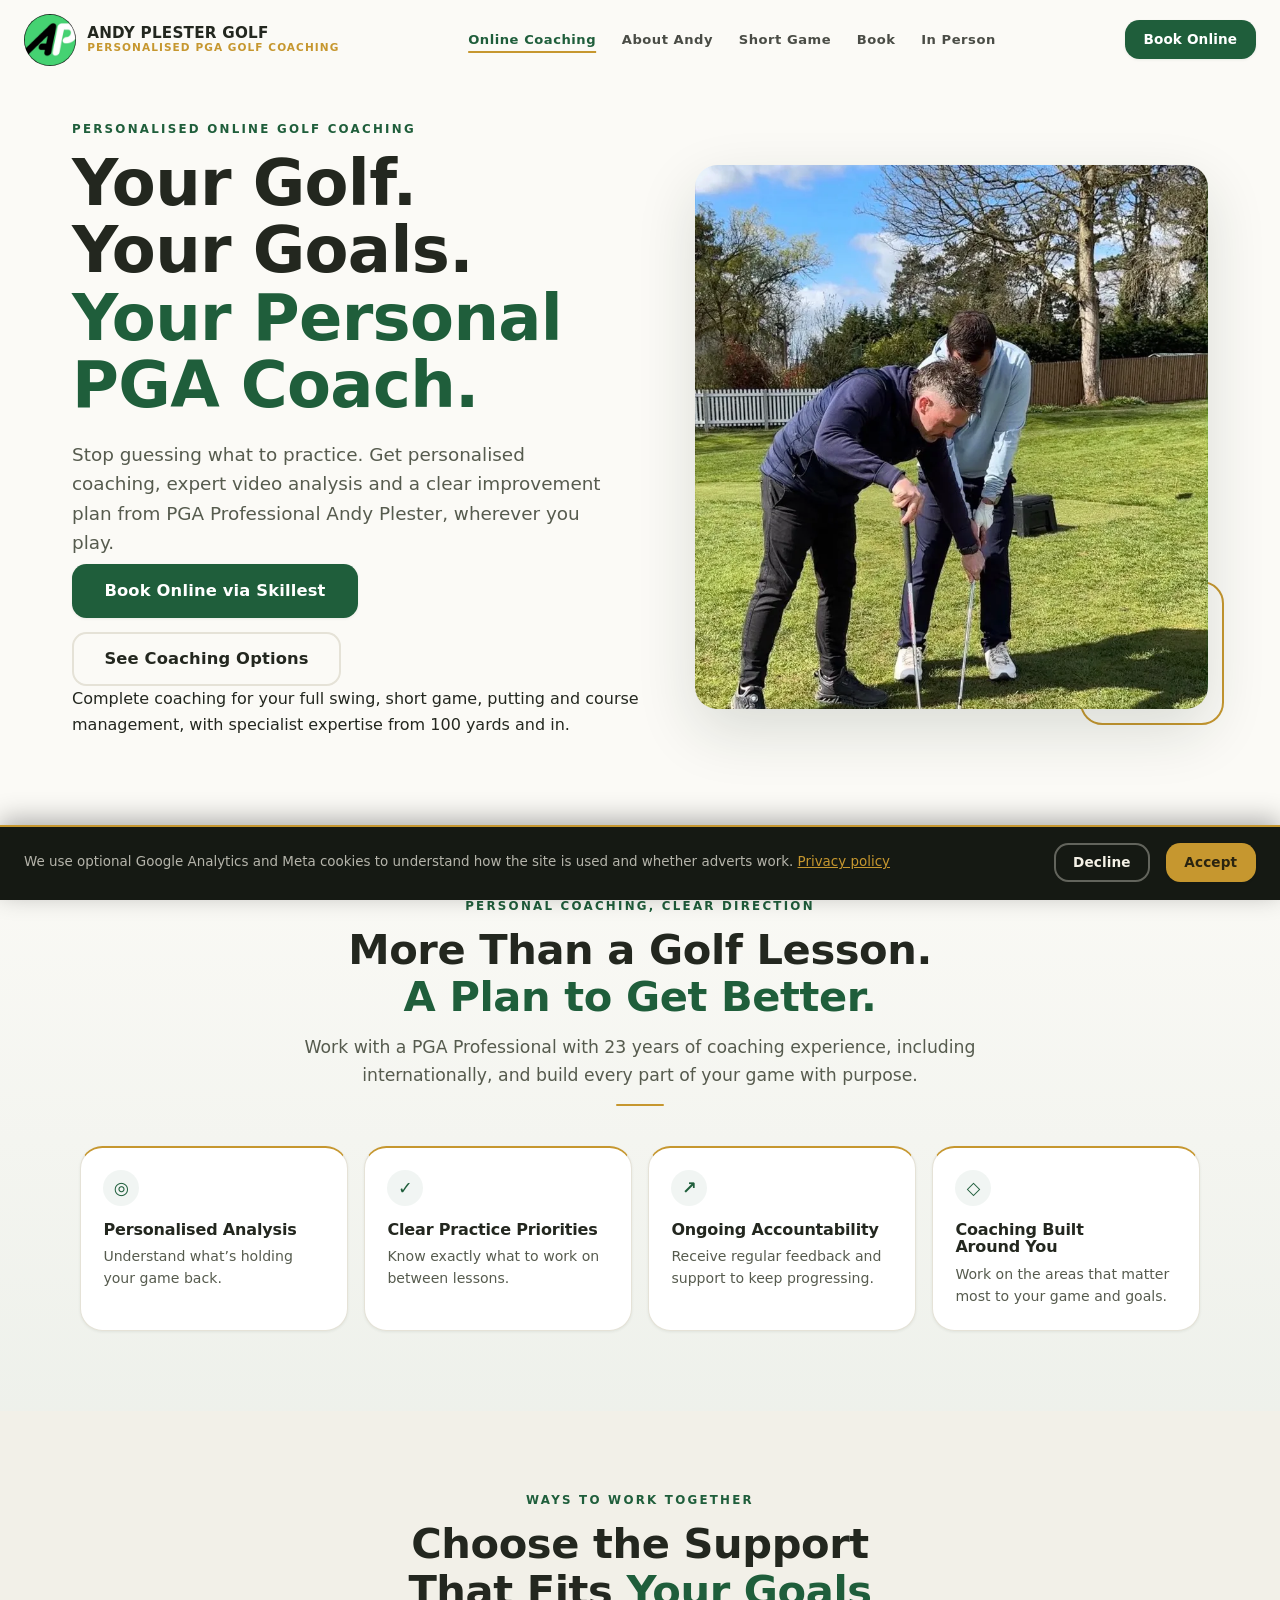
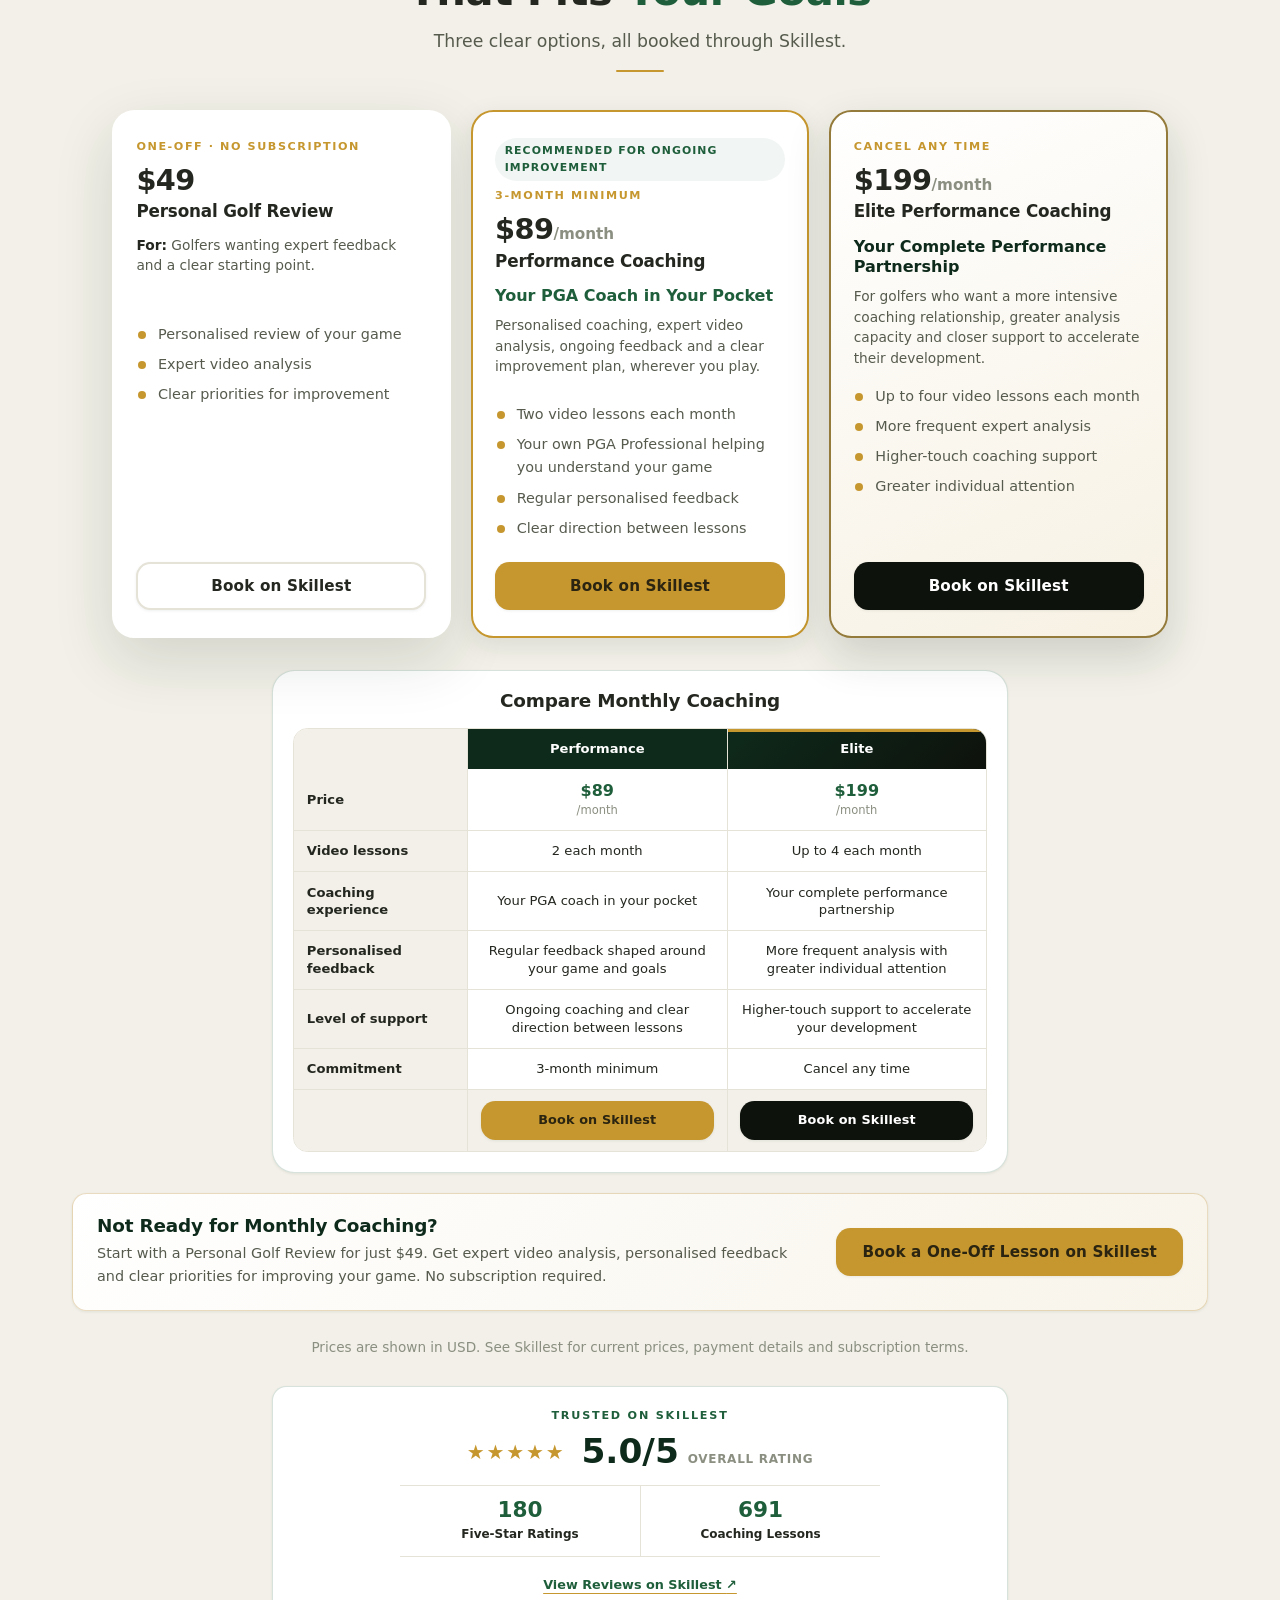
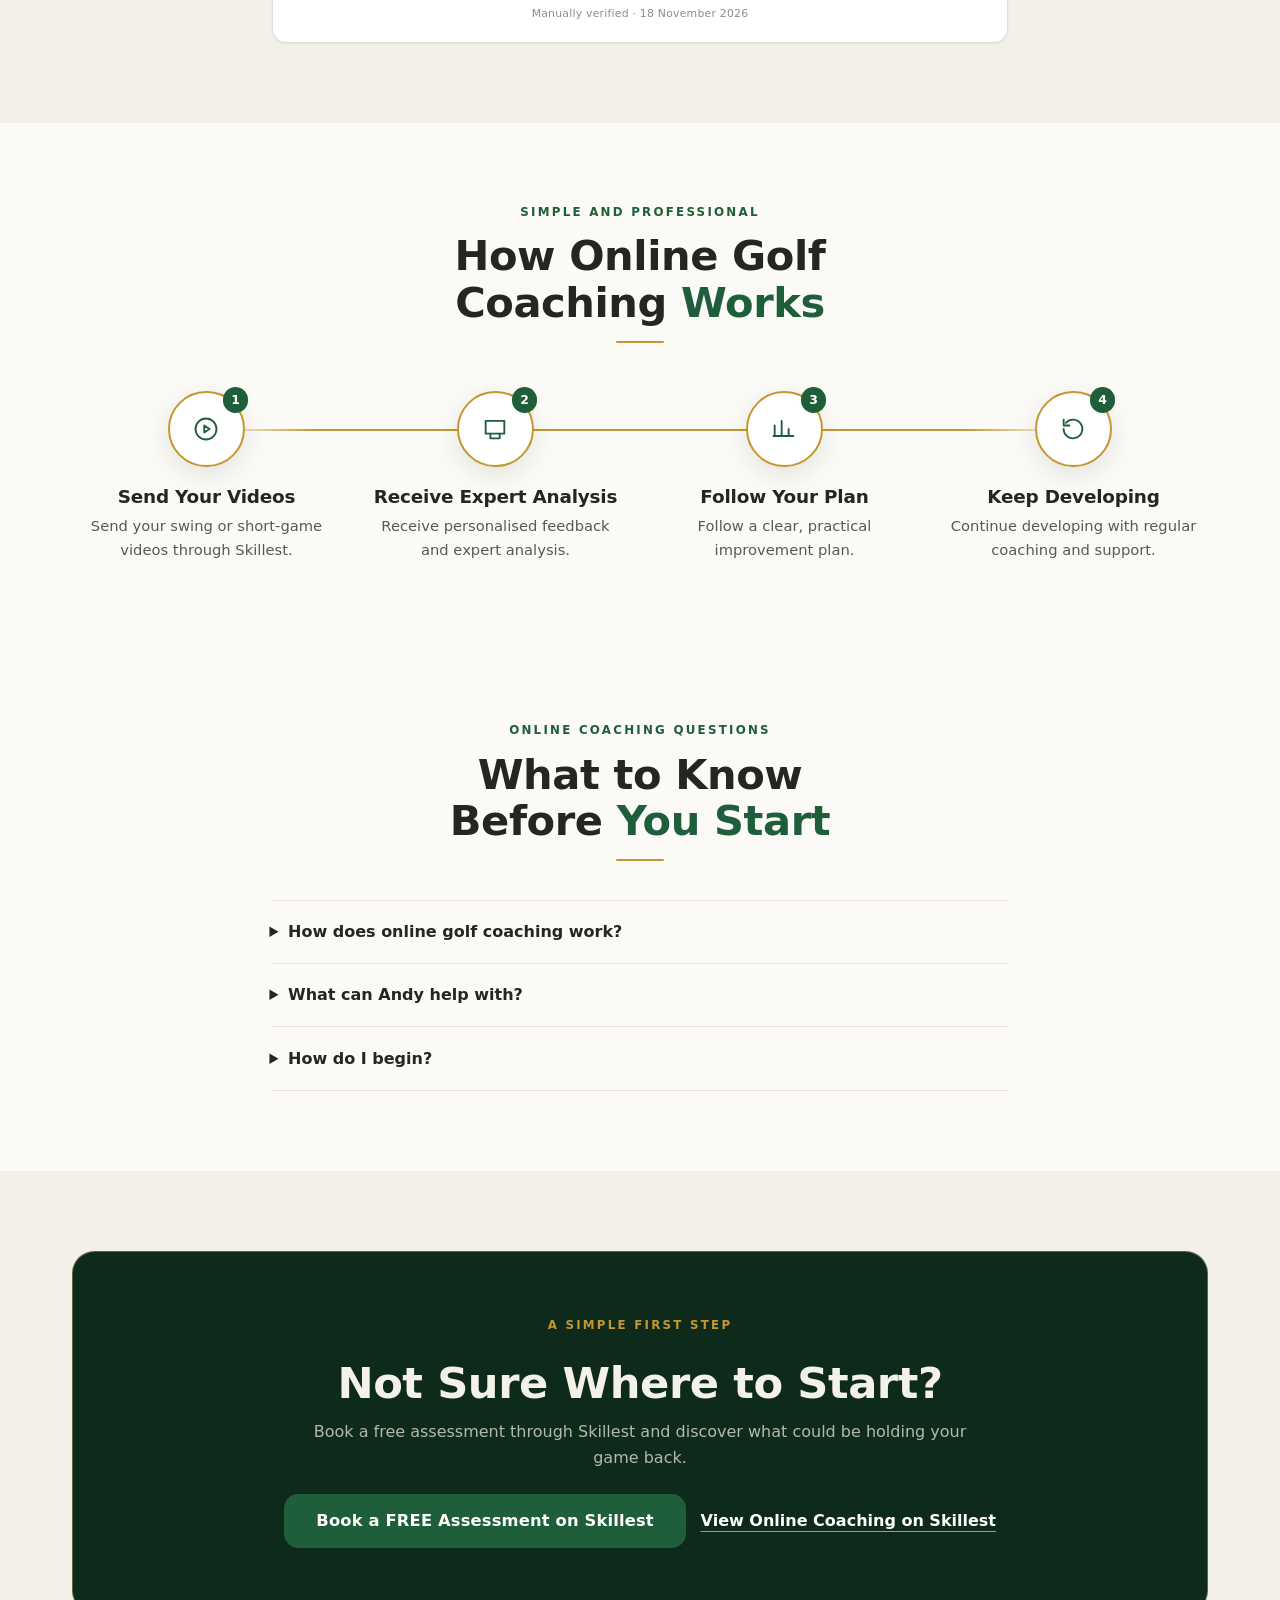
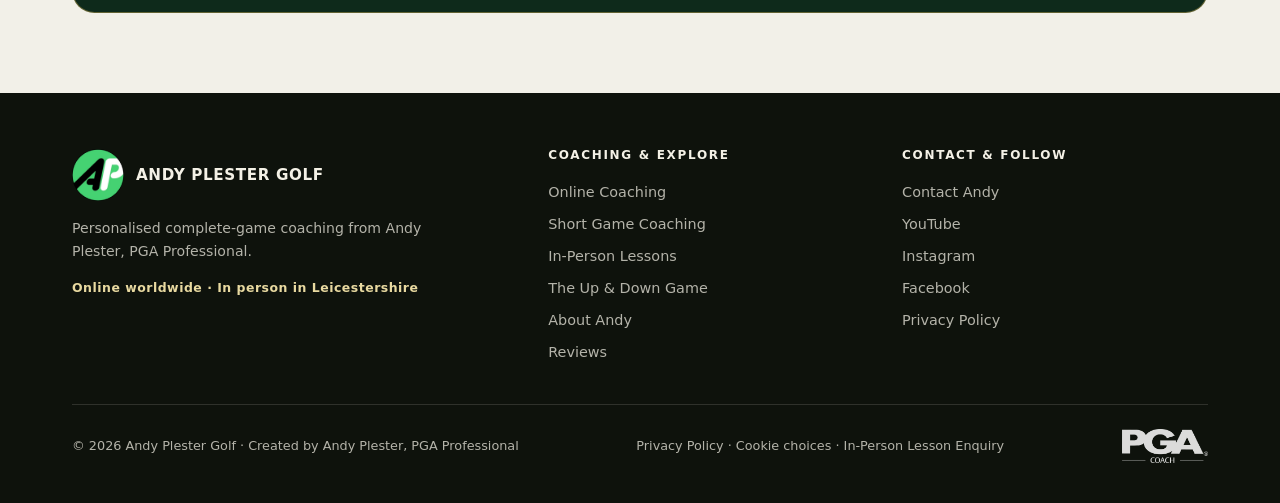
<file: coaching.html>
<!DOCTYPE html>
<html lang="en">
<head><meta name="robots" content="noindex, nofollow">
  <meta http-equiv="Content-Security-Policy" data-desk="site-policy" content="default-src 'self'; script-src 'self' 'unsafe-inline' https://www.googletagmanager.com/gtag/js; style-src 'self' 'unsafe-inline' https://fonts.googleapis.com; font-src 'self' https://fonts.gstatic.com data:; img-src 'self' data: https://www.google-analytics.com https://www.googletagmanager.com https://i.ytimg.com; media-src 'self'; connect-src 'self' https://www.google-analytics.com https://*.google-analytics.com https://*.analytics.google.com https://www.googletagmanager.com; frame-src https://www.youtube-nocookie.com https://www.youtube.com; form-action 'self' https://api.web3forms.com https://andyplestergolf.com; object-src 'none'; base-uri 'self'; worker-src 'none'; manifest-src 'self'">
  <script>
    window.enableGoogleAnalytics = function () {
      if (window.googleAnalyticsLoaded) return;
      window.googleAnalyticsLoaded = true;
      window.dataLayer = window.dataLayer || [];
      window.gtag = function () { window.dataLayer.push(arguments); };
      window.gtag('js', new Date());
      window.gtag('config', 'G-MDRBPBXDRX');
      var script = document.createElement('script');
      script.async = true;
      script.src = 'https://www.googletagmanager.com/gtag/js?id=G-MDRBPBXDRX';
      document.head.appendChild(script);
    };
    try { if (localStorage.getItem('apg-cookie-choice') === 'accept') window.enableGoogleAnalytics(); } catch (e) {}
  </script>
  <meta charset="UTF-8">
  <meta name="viewport" content="width=device-width, initial-scale=1.0">
  <title>Online Golf Lessons with a PGA Coach | Andy Plester</title>
  <meta name="description" content="Personalised online golf lessons with PGA Professional Andy Plester. Compare coaching options and book securely through Skillest.">
  <link rel="canonical" href="https://andyplestergolf.com/coaching.html">
  <link rel="icon" href="favicon.ico?v=20261104" sizes="any">
  <link rel="icon" type="image/png" sizes="16x16" href="images/favicon-16x16.png?v=20261104">
  <link rel="icon" type="image/png" sizes="32x32" href="images/favicon-32x32.png?v=20261104">
  <link rel="icon" type="image/png" sizes="48x48" href="images/favicon-48x48.png?v=20261104">
  <link rel="apple-touch-icon" sizes="180x180" href="images/apple-touch-icon.png?v=20261104">
  <link rel="manifest" href="site.webmanifest?v=20261104">
  <meta name="theme-color" content="#117a4b">
  <meta property="og:type" content="website">
  <meta property="og:site_name" content="Andy Plester Golf">
  <meta property="og:title" content="Online Golf Lessons with a PGA Coach | Andy Plester">
  <meta property="og:description" content="Personalised online lessons for your whole game from PGA Professional Andy Plester, delivered worldwide through Skillest.">
  <meta property="og:url" content="https://andyplestergolf.com/coaching.html">
  <meta property="og:image" content="https://andyplestergolf.com/coaching-hero.jpeg">
  <meta name="twitter:card" content="summary_large_image">
  <link rel="preconnect" href="https://fonts.googleapis.com">
  <link rel="preconnect" href="https://fonts.gstatic.com" crossorigin>
  <link href="https://fonts.googleapis.com/css2?family=Syne:wght@400;500;600;700;800&display=swap" rel="stylesheet">
  <script>document.documentElement.className += " js";</script>
  <link rel="stylesheet" href="brand.css">
  <script type="application/ld+json">
  {"@context":"https://schema.org","@graph":[{"@type":"Service","name":"Online golf coaching with Andy Plester","description":"Personalised online coaching for the complete golf game, available worldwide.","provider":{"@type":"Person","name":"Andy Plester","jobTitle":"PGA Professional"},"areaServed":"Worldwide","offers":[{"@type":"Offer","name":"Personal Golf Review","price":"49","priceCurrency":"USD","url":"https://skillest.com/coach/andyplester#coach-purchase-option-package-NYbRpT5sR65aeDj5v"},{"@type":"Offer","name":"Performance Coaching","price":"89","priceCurrency":"USD","url":"https://skillest.com/coach/andyplester#coach-purchase-option-plan-GfDfyPRKSPhj6cGip"},{"@type":"Offer","name":"Elite Performance Coaching","price":"199","priceCurrency":"USD","url":"https://skillest.com/coach/andyplester#coach-purchase-option-plan-ESWcXmhJSN8nLbb2G"}]},{"@type":"FAQPage","mainEntity":[{"@type":"Question","name":"How does online golf coaching work?","acceptedAnswer":{"@type":"Answer","text":"Book through Skillest and send your golf videos there. Andy will review them and send personalised feedback with clear priorities for your practice."}},{"@type":"Question","name":"What can Andy help with?","acceptedAnswer":{"@type":"Answer","text":"Andy coaches the complete game, including driving, iron play, short game, putting, course management, practice and confidence. Your coaching is based on your own game and goals."}},{"@type":"Question","name":"How do I begin?","acceptedAnswer":{"@type":"Answer","text":"Book a free golf assessment through Skillest. Andy will assess your game and help identify the most useful route for you."}}]}]}
  </script>
</head>
<body>
  <header class="site-header is-scrolled" id="top">
    <a href="index.html" class="brand-lockup" aria-label="Andy Plester Golf, home">
      <img src="images/ap-logo.png" alt="Andy Plester AP logo" width="52" height="52" class="brand-badge brand-badge--ap">
      <span class="brand-text">
        <span class="brand-name">ANDY PLESTER GOLF</span>
        <span class="brand-strap">Personalised PGA Golf Coaching</span>
      </span>
    </a>
    <nav class="nav" aria-label="Main navigation">
      <a href="coaching.html" class="nav-link">Online Coaching</a><a href="about.html" class="nav-link">About Andy</a><a href="up-and-down-system.html" class="nav-link">Short Game</a><a href="book.html" class="nav-link">Book</a><a href="index.html#in-person" class="nav-link">In Person</a>
    </nav>
    <a href="https://skillest.com/coach/andyplester" class="btn btn-assessment btn-sm header-cta" target="_blank" rel="noopener">Book Online</a>
    <button type="button" class="menu-toggle" aria-label="Open menu" aria-expanded="false" aria-controls="mobile-menu">
      <span class="menu-toggle-bar"></span><span class="menu-toggle-bar"></span><span class="menu-toggle-bar"></span>
    </button>
  </header>
  <nav class="mobile-menu" id="mobile-menu" aria-label="Mobile" aria-hidden="true">
    <a href="index.html" class="mobile-link">Home</a>
    <a href="coaching.html" class="mobile-link">Online Golf Coaching</a>
    <a href="up-and-down-system.html" class="mobile-link">Short Game Coaching</a>
    <a href="index.html#in-person" class="mobile-link">In-Person Lessons</a>
    <a href="book.html" class="mobile-link">The Up &amp; Down Game — Book</a>
    <a href="about.html" class="mobile-link">About Andy</a>
    <a href="index.html#reviews" class="mobile-link">Reviews</a>
    <a href="https://skillest.com/coach/andyplester" class="btn btn-assessment" target="_blank" rel="noopener">Book Online via Skillest</a>
  </nav>
  <div class="menu-backdrop" aria-hidden="true"></div>

  <main>
    <section class="hero"><div class="wrap"><div class="hero-grid">
      <div class="hero-copy reveal"><p class="eyebrow">Personalised Online Golf Coaching</p><h1>Your Golf. Your Goals. <em>Your Personal PGA Coach.</em></h1><p class="hero-sub">Stop guessing what to practice. Get personalised coaching, expert video analysis and a clear improvement plan from PGA Professional Andy Plester, wherever you play.</p><div class="hero-cta"><a href="https://skillest.com/coach/andyplester" class="btn btn-assessment btn-lg" target="_blank" rel="noopener">Book Online via Skillest</a><a href="#plans" class="btn btn-ghost btn-lg">See Coaching Options</a></div><p class="hero-created">Complete coaching for your full swing, short game, putting and course management, with specialist expertise from 100 yards and in.</p></div>
      <div class="hero-media reveal"><div class="media-frame"><img class="zoom" src="coaching-hero.webp" alt="PGA Professional Andy Plester giving a golfer personalised coaching on the practice ground" width="804" height="1400" fetchpriority="high" decoding="async"></div></div>
    </div></div></section>

    <section class="section coaching-value" aria-labelledby="coaching-value-title"><div class="wrap">
      <div class="section-head center reveal"><p class="eyebrow">Personal Coaching, Clear Direction</p><h2 class="section-title" id="coaching-value-title">More Than a Golf Lesson. <em>A Plan to Get Better.</em></h2><p class="section-intro">Work with a PGA Professional with 23 years of coaching experience, including internationally, and build every part of your game with purpose.</p><div class="gold-rule"></div></div>
      <div class="benefit-grid"><article class="benefit-card"><span class="benefit-icon" aria-hidden="true">◎</span><h3>Personalised Analysis</h3><p>Understand what’s holding your game back.</p></article><article class="benefit-card"><span class="benefit-icon" aria-hidden="true">✓</span><h3>Clear Practice Priorities</h3><p>Know exactly what to work on between lessons.</p></article><article class="benefit-card"><span class="benefit-icon" aria-hidden="true">↗</span><h3>Ongoing Accountability</h3><p>Receive regular feedback and support to keep progressing.</p></article><article class="benefit-card"><span class="benefit-icon" aria-hidden="true">◇</span><h3>Coaching Built Around You</h3><p>Work on the areas that matter most to your game and goals.</p></article></div>
    </div></section>

    <section class="section plans-section" id="plans"><div class="wrap">
      <div class="section-head center reveal"><p class="eyebrow">Ways to Work Together</p><h2 class="section-title">Choose the Support That Fits <em>Your Goals</em></h2><p class="section-intro">Three clear options, all booked through Skillest.</p><div class="gold-rule"></div></div>
      <div class="cards cards--three" data-stagger="90">
        <article class="card card--white"><span class="tier">One-off · No subscription</span><div class="price">$49</div><h3>Personal Golf Review</h3><p class="plan-for"><strong>For:</strong> Golfers wanting expert feedback and a clear starting point.</p><ul><li>Personalised review of your game</li><li>Expert video analysis</li><li>Clear priorities for improvement</li></ul><a href="https://skillest.com/coach/andyplester#coach-purchase-option-package-NYbRpT5sR65aeDj5v" class="btn btn-white" target="_blank" rel="noopener">Book on Skillest</a></article>
        <article class="card card--gold featured-plan"><span class="badge-top">Recommended for Ongoing Improvement</span><span class="tier">3-month minimum</span><div class="price">$89<span class="per">/month</span></div><h3>Performance Coaching</h3><p class="plan-positioning">Your PGA Coach in Your Pocket</p><p class="plan-for">Personalised coaching, expert video analysis, ongoing feedback and a clear improvement plan, wherever you play.</p><ul><li>Two video lessons each month</li><li>Your own PGA Professional helping you understand your game</li><li>Regular personalised feedback</li><li>Clear direction between lessons</li></ul><a href="https://skillest.com/@andyplester#coach-purchase-option-plan-GfDfyPRKSPhj6cGip" class="btn btn-gold" target="_blank" rel="noopener">Book on Skillest</a></article>
        <article class="card card--dark elite-plan"><span class="tier">Cancel any time</span><div class="price">$199<span class="per">/month</span></div><h3>Elite Performance Coaching</h3><p class="plan-positioning">Your Complete Performance Partnership</p><p class="plan-for">For golfers who want a more intensive coaching relationship, greater analysis capacity and closer support to accelerate their development.</p><ul><li>Up to four video lessons each month</li><li>More frequent expert analysis</li><li>Higher-touch coaching support</li><li>Greater individual attention</li></ul><a href="https://skillest.com/@andyplester#coach-purchase-option-plan-ESWcXmhJSN8nLbb2G" class="btn btn-dark" target="_blank" rel="noopener">Book on Skillest</a></article>
      </div>
      <div class="monthly-compare" aria-labelledby="monthly-compare-title">
        <h3 id="monthly-compare-title">Compare Monthly Coaching</h3>
        <table class="compare-grid">
          <caption class="sr-only">Comparison of monthly online golf coaching packages</caption>
          <thead><tr><td></td><th scope="col">Performance</th><th scope="col" class="elite-column">Elite</th></tr></thead>
          <tbody>
            <tr><th scope="row">Price</th><td><strong>$89</strong><span>/month</span></td><td><strong>$199</strong><span>/month</span></td></tr>
            <tr><th scope="row">Video lessons</th><td>2 each month</td><td>Up to 4 each month</td></tr>
            <tr><th scope="row">Coaching experience</th><td>Your PGA coach in your pocket</td><td>Your complete performance partnership</td></tr>
            <tr><th scope="row">Personalised feedback</th><td>Regular feedback shaped around your game and goals</td><td>More frequent analysis with greater individual attention</td></tr>
            <tr><th scope="row">Level of support</th><td>Ongoing coaching and clear direction between lessons</td><td>Higher-touch support to accelerate your development</td></tr>
            <tr><th scope="row">Commitment</th><td>3-month minimum</td><td>Cancel any time</td></tr>
            <tr class="compare-actions"><td></td><td><a href="https://skillest.com/@andyplester#coach-purchase-option-plan-GfDfyPRKSPhj6cGip" class="btn btn-gold" target="_blank" rel="noopener" aria-label="Book Performance Coaching on Skillest">Book on Skillest</a></td><td><a href="https://skillest.com/@andyplester#coach-purchase-option-plan-ESWcXmhJSN8nLbb2G" class="btn btn-dark" target="_blank" rel="noopener" aria-label="Book Elite Performance Coaching on Skillest">Book on Skillest</a></td></tr>
          </tbody>
        </table>
      </div>
      <aside class="one-off-prompt" aria-labelledby="one-off-prompt-title">
        <div><h3 id="one-off-prompt-title">Not Ready for Monthly Coaching?</h3><p>Start with a Personal Golf Review for just $49. Get expert video analysis, personalised feedback and clear priorities for improving your game. No subscription required.</p></div>
        <a href="https://skillest.com/coach/andyplester#coach-purchase-option-package-NYbRpT5sR65aeDj5v" class="btn btn-gold" target="_blank" rel="noopener">Book a One-Off Lesson on Skillest</a>
      </aside>
      <p class="cards-note">Prices are shown in USD. See Skillest for current prices, payment details and subscription terms.</p>
      <div class="skillest-proof-inner package-proof"><p class="skillest-proof-heading">Trusted on Skillest</p><div class="skillest-rating"><div class="skillest-stars" aria-label="Five out of five stars">★★★★★</div><p><strong>5.0/5</strong><span>Overall rating</span></p></div><dl class="skillest-figures"><div><dt>180</dt><dd>Five-Star Ratings</dd></div><div><dt>691</dt><dd>Coaching Lessons</dd></div></dl><a class="skillest-proof-link" href="https://skillest.com/coach/andyplester" target="_blank" rel="noopener">View Reviews on Skillest <span aria-hidden="true">↗</span></a><p class="skillest-proof-note">Manually verified · 18 November 2026</p></div>
    </div></section>

    <section class="section"><div class="wrap">
      <div class="section-head center reveal"><p class="eyebrow">Simple and Professional</p><h2 class="section-title">How Online Golf Coaching <em>Works</em></h2><div class="gold-rule"></div></div>
      <div class="steps steps--four" data-stagger="100"><div class="step"><div class="step-icon"><span class="n">1</span><svg viewBox="0 0 24 24" aria-hidden="true"><circle cx="12" cy="12" r="9"/><path d="M10.5 9l4.5 3-4.5 3z"/></svg></div><h3>Send Your Videos</h3><p>Send your swing or short-game videos through Skillest.</p></div><div class="step"><div class="step-icon"><span class="n">2</span><svg viewBox="0 0 24 24" aria-hidden="true"><path d="M4 5h16v11H4z"/><path d="M9 20h6M8 16v4M16 16v4"/></svg></div><h3>Receive Expert Analysis</h3><p>Receive personalised feedback and expert analysis.</p></div><div class="step"><div class="step-icon"><span class="n">3</span><svg viewBox="0 0 24 24" aria-hidden="true"><path d="M4 18V9M10 18V5M16 18v-6M20 18H3"/></svg></div><h3>Follow Your Plan</h3><p>Follow a clear, practical improvement plan.</p></div><div class="step"><div class="step-icon"><span class="n">4</span><svg viewBox="0 0 24 24" aria-hidden="true"><path d="M4 12a8 8 0 1 0 2-5.3"/><path d="M4 4v5h5"/></svg></div><h3>Keep Developing</h3><p>Continue developing with regular coaching and support.</p></div></div>
    </div></section>

    <section class="section coaching-faq" aria-labelledby="coaching-faq-title"><div class="wrap">
      <div class="section-head center"><p class="eyebrow">Online Coaching Questions</p><h2 class="section-title" id="coaching-faq-title">What to Know Before <em>You Start</em></h2><div class="gold-rule"></div></div>
      <div class="faq-list">
        <details><summary>How does online golf coaching work?</summary><p>Record your golf swing and send the videos through Skillest. Andy reviews them and sends personalised feedback with clear priorities for your practice.</p></details>
        <details><summary>What can Andy help with?</summary><p>Andy’s online golf lessons cover driving, iron play, putting, course management, practice and confidence. You can also explore his specialist <a href="up-and-down-system.html">online short-game coaching system</a>.</p></details>
        <details><summary>How do I begin?</summary><p>Book a free golf assessment through Skillest. Andy will assess your game and help you choose the one-off review or monthly coaching option that suits your goals.</p></details>
      </div>
    </div></section>

    <section class="section coaching-entry" aria-labelledby="entry-title"><div class="wrap"><div class="cta-panel coaching-entry-panel reveal"><p class="eyebrow on-dark">A Simple First Step</p><h2 id="entry-title">Not Sure Where to Start?</h2><p>Book a free assessment through Skillest and discover what could be holding your game back.</p><div class="hero-cta"><a href="https://skillest.com/coach/andyplester#evaluation" class="btn btn-assessment btn-lg" target="_blank" rel="noopener">Book a FREE Assessment on Skillest</a><a href="https://skillest.com/coach/andyplester" class="entry-secondary" target="_blank" rel="noopener">View Online Coaching on Skillest</a></div></div></div></section>
  </main>

  <footer class="site-footer">
    <div class="wrap">
      <div class="footer-top">
        <div>
          <div class="footer-brand">
            <img src="images/ap-logo.png" alt="" width="52" height="52">
            <span class="fb-name">Andy Plester Golf</span>
          </div>
          <p class="footer-strap">Personalised complete-game coaching from Andy Plester, PGA Professional.</p><p class="footer-credential">Online worldwide · In person in Leicestershire</p>
        </div>
        <div class="footer-col">
          <h2>Coaching &amp; Explore</h2><a href="coaching.html">Online Coaching</a><a href="up-and-down-system.html">Short Game Coaching</a><a href="index.html#in-person">In-Person Lessons</a><a href="book.html">The Up &amp; Down Game</a><a href="about.html">About Andy</a><a href="index.html#reviews">Reviews</a>
        </div>
        <div class="footer-col">
          <h2>Contact &amp; Follow</h2><a href="mailto:andrewplesterpga@gmail.com">Contact Andy</a>
          <a href="https://www.youtube.com/@andyplestergolf" target="_blank" rel="noopener">YouTube</a>
          <a href="https://www.instagram.com/andyplestergolf/" target="_blank" rel="noopener">Instagram</a>
          <a href="https://www.facebook.com/andyplestergolf/" target="_blank" rel="noopener">Facebook</a>
          <a href="privacy.html">Privacy Policy</a>
        </div>
      </div>
      <div class="footer-bottom">
        <span>© 2026 Andy Plester Golf · Created by Andy Plester, PGA Professional</span>
        <span><a href="privacy.html">Privacy Policy</a> · <a href="#" data-cookie-choices>Cookie choices</a> · <a href="mailto:andrewplesterpga@gmail.com?subject=In-person%20golf%20coaching%20enquiry">In-Person Lesson Enquiry</a></span>
        <img src="PGA_Coach%20(1).png" alt="PGA Coach" class="footer-pga" width="120" height="34">
      </div>
    </div>
  </footer>

  <script src="brand.js"></script>
</body>
</html>
</file>
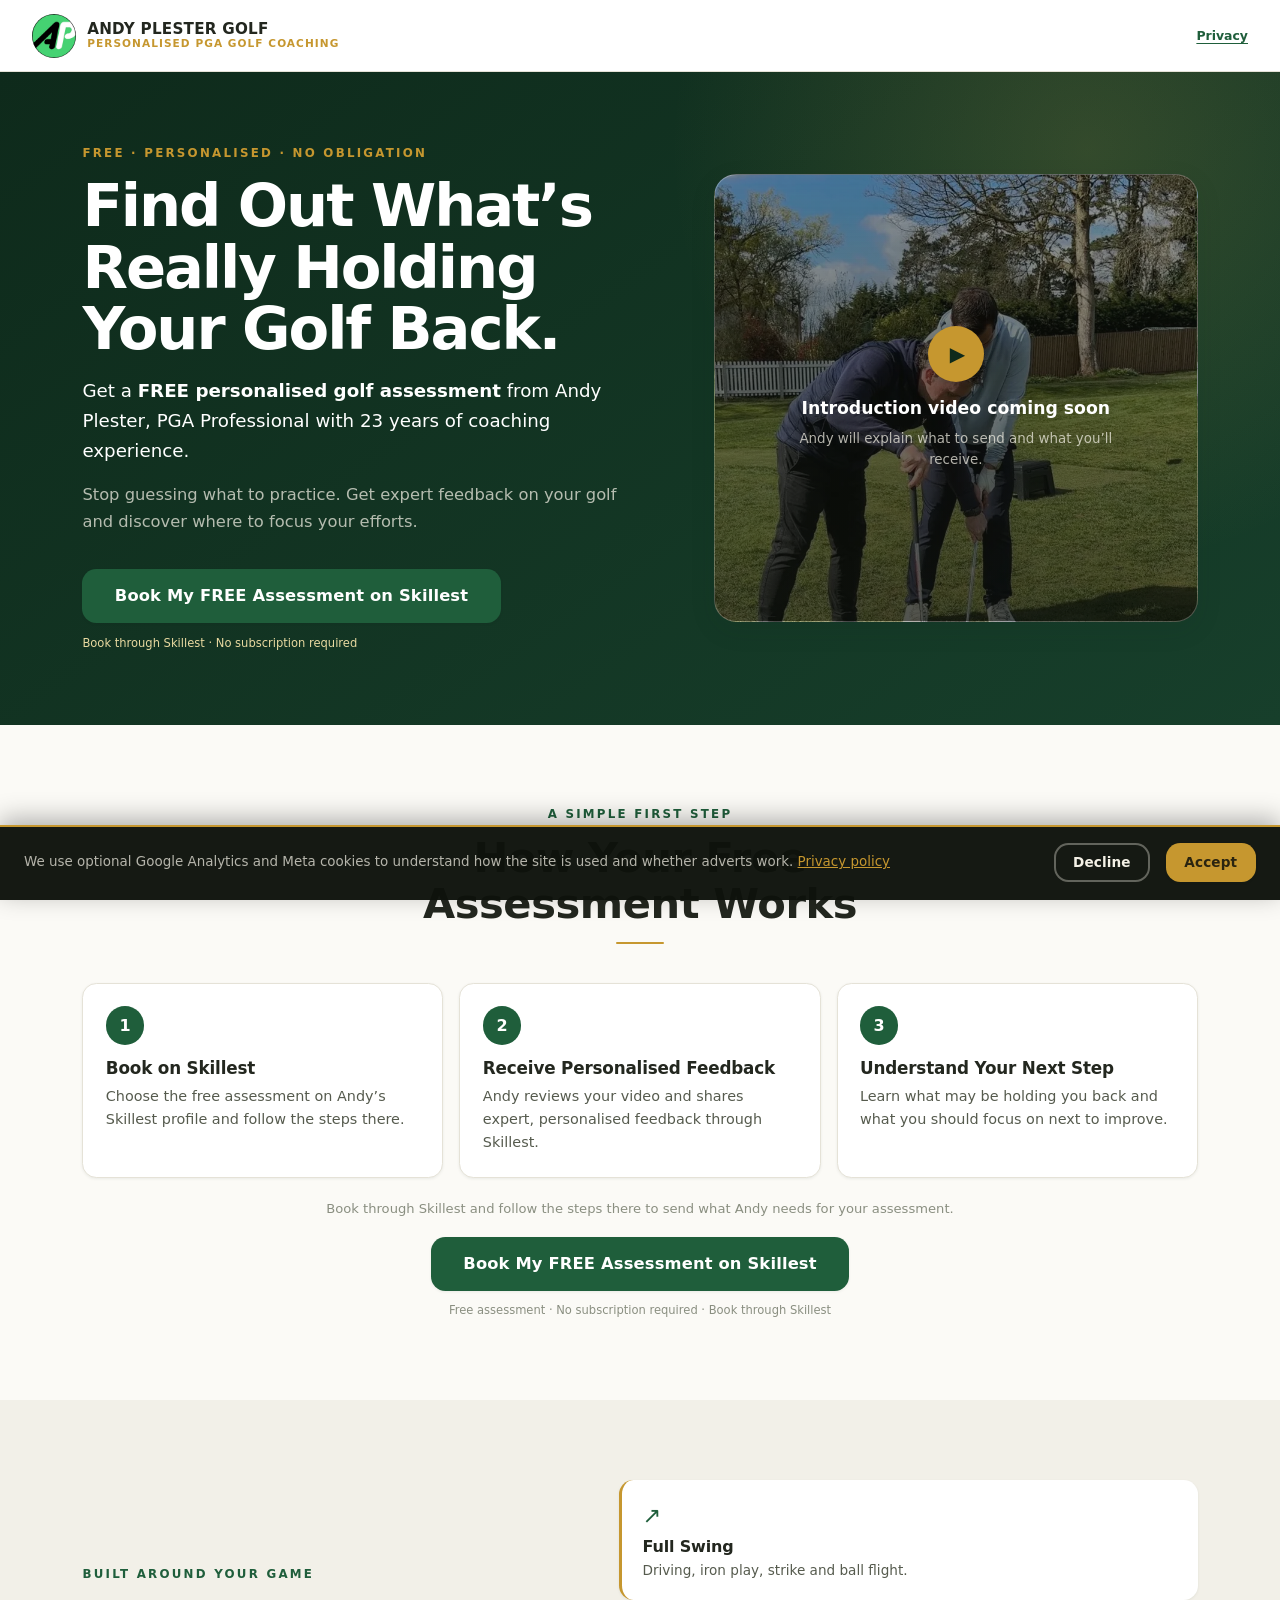
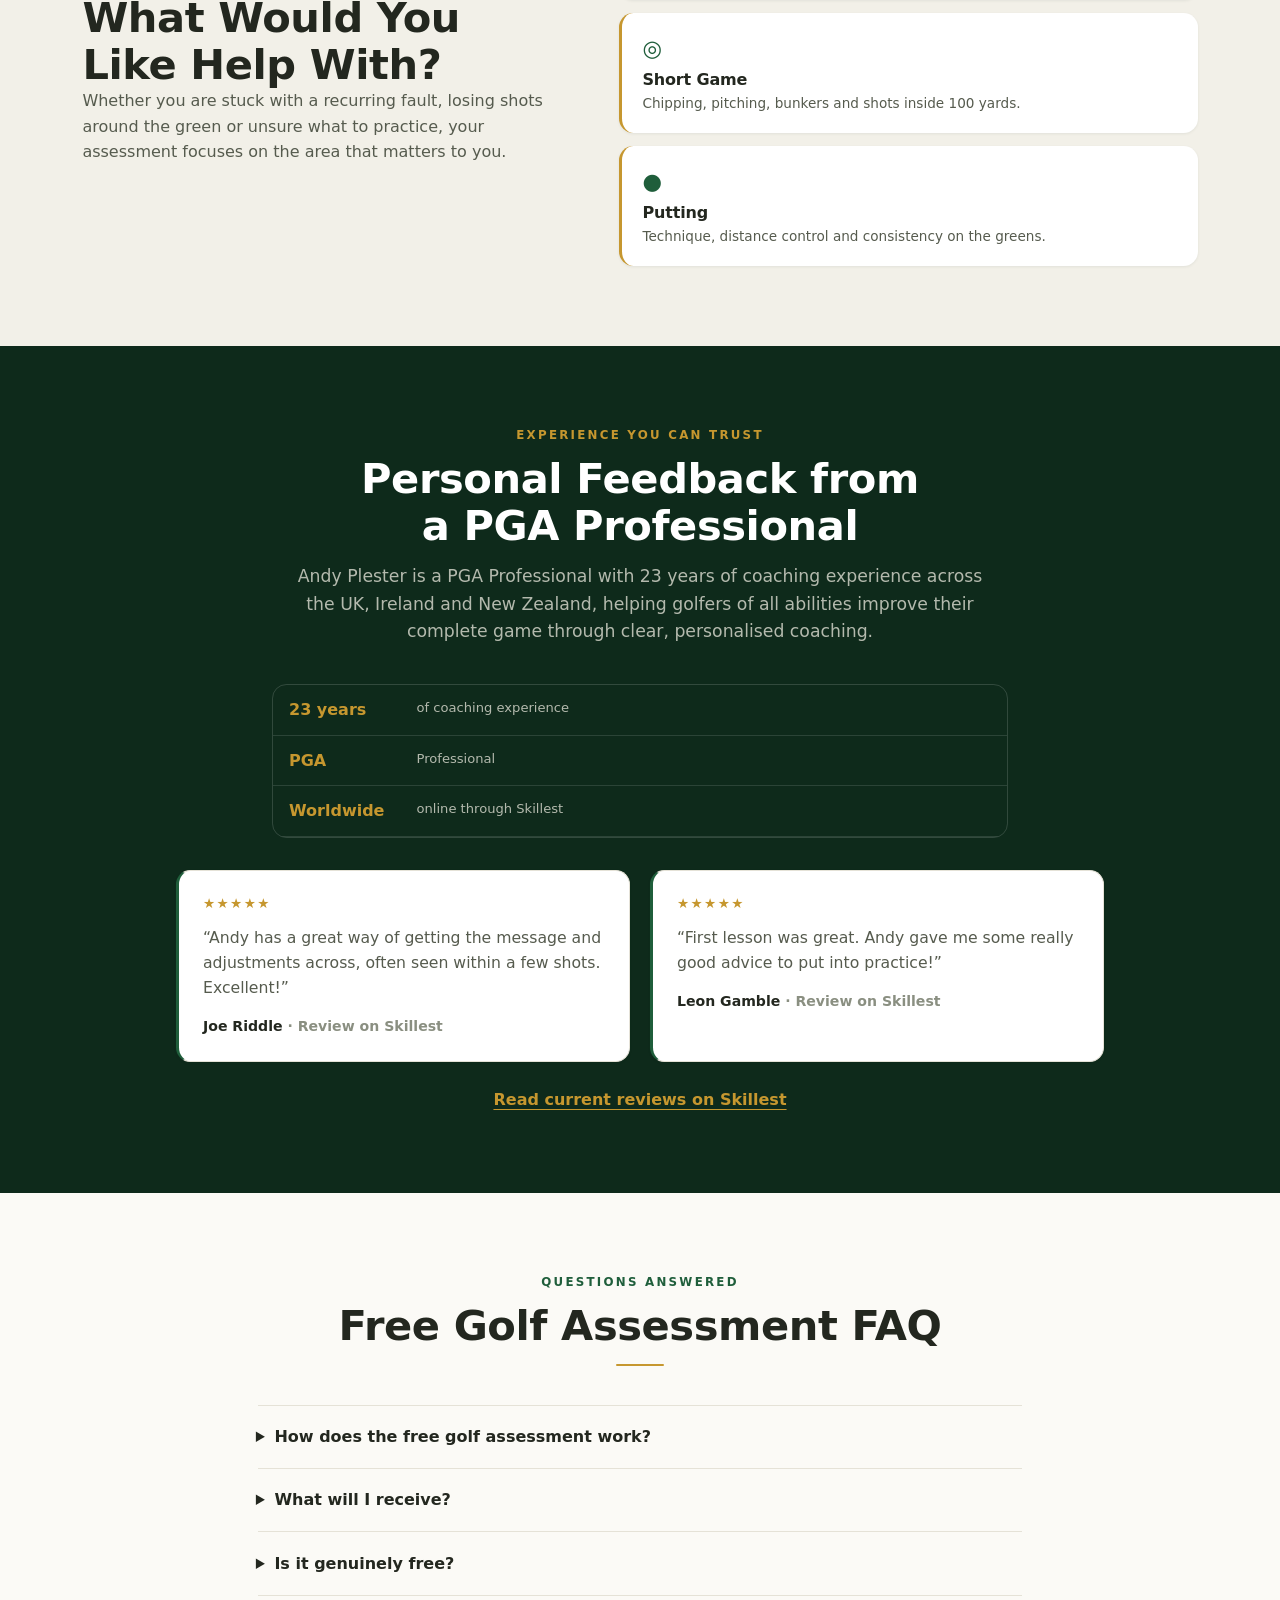
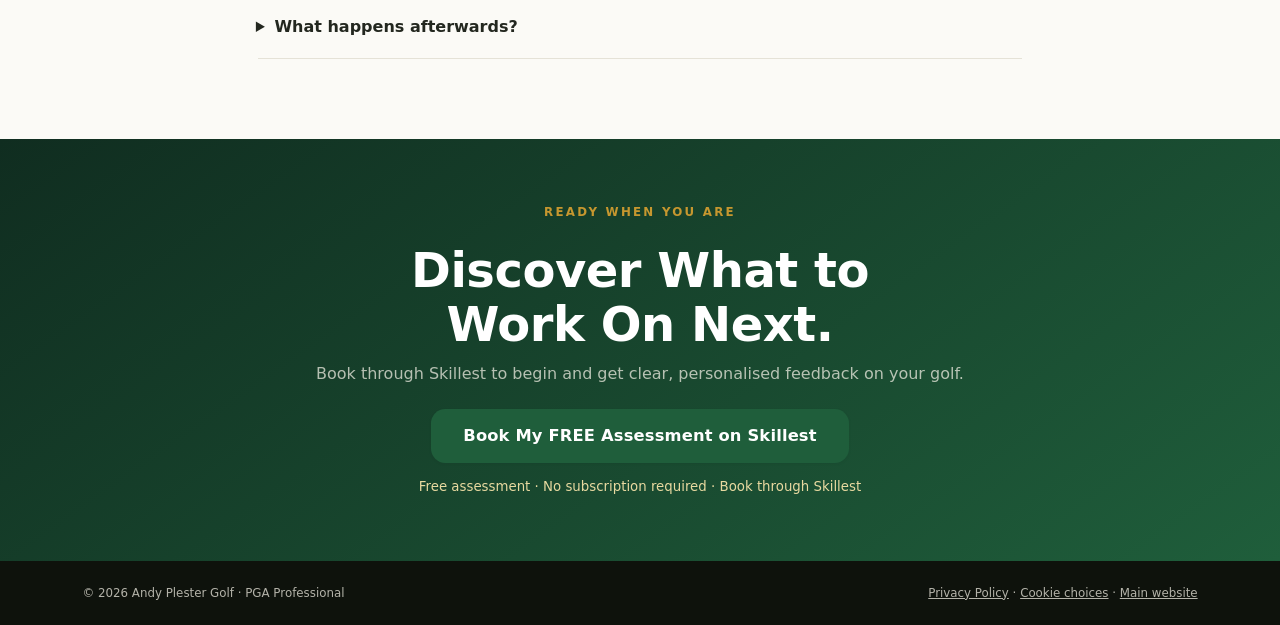
<file: free-golf-assessment.html>
<!DOCTYPE html>
<html lang="en">
<head><meta name="robots" content="noindex, nofollow">
  <meta http-equiv="Content-Security-Policy" data-desk="site-policy" content="default-src 'self'; script-src 'self' 'unsafe-inline' https://www.googletagmanager.com/gtag/js; style-src 'self' 'unsafe-inline' https://fonts.googleapis.com; font-src 'self' https://fonts.gstatic.com data:; img-src 'self' data: https://www.google-analytics.com https://www.googletagmanager.com https://i.ytimg.com; media-src 'self'; connect-src 'self' https://www.google-analytics.com https://*.google-analytics.com https://*.analytics.google.com https://www.googletagmanager.com; frame-src https://www.youtube-nocookie.com https://www.youtube.com; form-action 'self' https://api.web3forms.com https://andyplestergolf.com; object-src 'none'; base-uri 'self'; worker-src 'none'; manifest-src 'self'">
  <script>
    window.enableGoogleAnalytics = function () {
      if (window.googleAnalyticsLoaded) return;
      window.googleAnalyticsLoaded = true;
      window.dataLayer = window.dataLayer || [];
      window.gtag = function () { window.dataLayer.push(arguments); };
      window.gtag('js', new Date());
      window.gtag('config', 'G-MDRBPBXDRX');
      var script = document.createElement('script');
      script.async = true;
      script.src = 'https://www.googletagmanager.com/gtag/js?id=G-MDRBPBXDRX';
      document.head.appendChild(script);
    };
    try { if (localStorage.getItem('apg-cookie-choice') === 'accept') window.enableGoogleAnalytics(); } catch (e) {}
  </script>
  <meta charset="UTF-8">
  <meta name="viewport" content="width=device-width, initial-scale=1.0">
  <title>Free Golf Assessment | Andy Plester PGA</title>
  <meta name="description" content="Get a free personalised golf assessment from PGA Professional Andy Plester and discover what to work on for more consistent golf.">
  <link rel="canonical" href="https://andyplestergolf.com/free-golf-assessment.html">
  <link rel="icon" href="favicon.ico?v=20261104" sizes="any">
  <link rel="apple-touch-icon" sizes="180x180" href="images/apple-touch-icon.png?v=20261104">
  <meta name="theme-color" content="#117a4b">
  <meta property="og:type" content="website">
  <meta property="og:site_name" content="Andy Plester Golf">
  <meta property="og:title" content="Free Golf Assessment | Andy Plester PGA">
  <meta property="og:description" content="Send Andy a video and receive personalised feedback with a clear next step for your golf.">
  <meta property="og:url" content="https://andyplestergolf.com/free-golf-assessment.html">
  <meta property="og:image" content="https://andyplestergolf.com/coaching-hero.jpeg">
  <meta name="twitter:card" content="summary_large_image">
  <link rel="preconnect" href="https://fonts.googleapis.com">
  <link rel="preconnect" href="https://fonts.gstatic.com" crossorigin>
  <link href="https://fonts.googleapis.com/css2?family=Syne:wght@400;500;600;700;800&amp;display=swap" rel="stylesheet">
  <script>document.documentElement.className += " js";</script>
  <link rel="stylesheet" href="brand.css">
  <script type="application/ld+json">
  {"@context":"https://schema.org","@graph":[{"@type":"Service","name":"Free Golf Assessment","description":"A free personalised golf assessment from PGA Professional Andy Plester for full swing, short game or putting.","provider":{"@type":"Person","name":"Andy Plester","jobTitle":"PGA Professional","url":"https://andyplestergolf.com/about.html"},"areaServed":"Worldwide","offers":{"@type":"Offer","name":"Free Golf Assessment","price":"0","priceCurrency":"USD","url":"https://skillest.com/coach/andyplester#evaluation"}},{"@type":"FAQPage","mainEntity":[{"@type":"Question","name":"How does the free golf assessment work?","acceptedAnswer":{"@type":"Answer","text":"Book the free assessment through Skillest and send the video Andy needs there. He will assess your golf and send personalised feedback through Skillest."}},{"@type":"Question","name":"What will I receive?","acceptedAnswer":{"@type":"Answer","text":"You will receive personalised feedback to help you understand what may be holding your golf back and what to work on next. The assessment can cover full swing, short game or putting."}},{"@type":"Question","name":"Is the golf assessment genuinely free?","acceptedAnswer":{"@type":"Answer","text":"Yes. The initial golf assessment is free, and you do not need to subscribe to ongoing coaching to receive it."}},{"@type":"Question","name":"What happens after the assessment?","acceptedAnswer":{"@type":"Answer","text":"You can use Andy’s feedback as your next step. If you would like more support, you may choose to explore Andy’s coaching options, but there is no obligation."}}]}]}
  </script>
</head>
<body class="assessment-page">
  <header class="assessment-header">
    <a href="index.html" class="brand-lockup" aria-label="Andy Plester Golf, home"><img src="images/ap-logo.png" alt="Andy Plester AP logo" width="48" height="48" class="brand-badge brand-badge--ap"><span class="brand-text"><span class="brand-name">ANDY PLESTER GOLF</span><span class="brand-strap">Personalised PGA Golf Coaching</span></span></a>
    <a href="privacy.html" class="assessment-privacy">Privacy</a>
  </header>

  <main>
    <section class="assessment-hero" aria-labelledby="assessment-title"><div class="assessment-wrap assessment-hero-grid">
      <div class="assessment-hero-copy">
        <p class="eyebrow on-dark">Free · Personalised · No obligation</p>
        <h1 id="assessment-title">Find Out What’s Really Holding Your Golf Back.</h1>
        <p class="assessment-lead">Get a <strong>FREE personalised golf assessment</strong> from Andy Plester, PGA Professional with 23 years of coaching experience.</p>
        <p>Stop guessing what to practice. Get expert feedback on your golf and discover where to focus your efforts.</p>
        <a href="https://skillest.com/coach/andyplester#evaluation" class="btn btn-assessment btn-lg assessment-main-cta" data-assessment-click="hero" target="_blank" rel="noopener">Book My FREE Assessment on Skillest</a>
        <p class="assessment-note">Book through Skillest · No subscription required</p>
      </div>
      <div class="assessment-video-placeholder" role="img" aria-label="Placeholder for Andy Plester's introduction video">
        <span class="assessment-play" aria-hidden="true">▶</span><strong>Introduction video coming soon</strong><span>Andy will explain what to send and what you’ll receive.</span>
      </div>
    </div></section>

    <section class="section assessment-process" aria-labelledby="process-title"><div class="assessment-wrap">
      <div class="section-head center"><p class="eyebrow">A Simple First Step</p><h2 class="section-title" id="process-title">How Your Free Assessment Works</h2><div class="gold-rule"></div></div>
      <div class="assessment-steps" data-stagger="90">
        <article><span>1</span><h3>Book on Skillest</h3><p>Choose the free assessment on Andy’s Skillest profile and follow the steps there.</p></article>
        <article><span>2</span><h3>Receive Personalised Feedback</h3><p>Andy reviews your video and shares expert, personalised feedback through Skillest.</p></article>
        <article><span>3</span><h3>Understand Your Next Step</h3><p>Learn what may be holding you back and what you should focus on next to improve.</p></article>
      </div>
      <p class="assessment-workflow-note">Book through Skillest and follow the steps there to send what Andy needs for your assessment.</p>
      <div class="assessment-process-cta"><a href="https://skillest.com/coach/andyplester#evaluation" class="btn btn-assessment btn-lg" data-assessment-click="process" target="_blank" rel="noopener">Book My FREE Assessment on Skillest</a><small>Free assessment · No subscription required · Book through Skillest</small></div>
    </div></section>

    <section class="section assessment-suits" aria-labelledby="suits-title"><div class="assessment-wrap assessment-suits-grid">
      <div><p class="eyebrow">Built Around Your Game</p><h2 class="section-title" id="suits-title">What Would You Like Help With?</h2><p>Whether you are stuck with a recurring fault, losing shots around the green or unsure what to practice, your assessment focuses on the area that matters to you.</p></div>
      <div class="assessment-area-grid"><article><span aria-hidden="true">↗</span><h3>Full Swing</h3><p>Driving, iron play, strike and ball flight.</p></article><article><span aria-hidden="true">◎</span><h3>Short Game</h3><p>Chipping, pitching, bunkers and shots inside 100 yards.</p></article><article><span aria-hidden="true">●</span><h3>Putting</h3><p>Technique, distance control and consistency on the greens.</p></article></div>
    </div></section>

    <section class="section assessment-proof" aria-labelledby="proof-title"><div class="assessment-wrap">
      <div class="section-head center"><p class="eyebrow on-dark">Experience You Can Trust</p><h2 class="section-title" id="proof-title">Personal Feedback from a PGA Professional</h2><p class="section-intro">Andy Plester is a PGA Professional with 23 years of coaching experience across the UK, Ireland and New Zealand, helping golfers of all abilities improve their complete game through clear, personalised coaching.</p></div>
      <div class="assessment-trust"><strong>23 years</strong><span>of coaching experience</span><strong>PGA</strong><span>Professional</span><strong>Worldwide</strong><span>online through Skillest</span></div>
      <div class="results-grid assessment-review-grid">
        <blockquote class="quote"><div class="stars" aria-label="5 out of 5 stars">★★★★★</div><p>“Andy has a great way of getting the message and adjustments across, often seen within a few shots. Excellent!”</p><cite>Joe Riddle <span>· Review on Skillest</span></cite></blockquote>
        <blockquote class="quote"><div class="stars" aria-label="5 out of 5 stars">★★★★★</div><p>“First lesson was great. Andy gave me some really good advice to put into practice!”</p><cite>Leon Gamble <span>· Review on Skillest</span></cite></blockquote>
      </div>
      <p class="reviews-link"><a href="https://skillest.com/coach/andyplester" target="_blank" rel="noopener">Read current reviews on Skillest</a></p>
    </div></section>

    <section class="section assessment-faq" aria-labelledby="faq-title"><div class="assessment-wrap assessment-narrow">
      <div class="section-head center"><p class="eyebrow">Questions Answered</p><h2 class="section-title" id="faq-title">Free Golf Assessment FAQ</h2><div class="gold-rule"></div></div>
      <div class="faq-list">
        <details><summary>How does the free golf assessment work?</summary><p>Book the free assessment through Skillest and send the video Andy needs there. He will assess your golf and send personalised feedback through Skillest.</p></details>
        <details><summary>What will I receive?</summary><p>You will receive personalised feedback to help you understand what may be holding your golf back and what to work on next. The assessment can cover full swing, short game or putting.</p></details>
        <details><summary>Is it genuinely free?</summary><p>Yes. The initial golf assessment is free, and you do not need to subscribe to ongoing coaching to receive it.</p></details>
        <details><summary>What happens afterwards?</summary><p>You can use Andy’s feedback as your next step. If you would like more support, you may choose to explore Andy’s coaching options, but there is no obligation.</p></details>
      </div>
    </div></section>

    <section class="assessment-final" aria-labelledby="final-title"><div class="assessment-wrap assessment-narrow"><p class="eyebrow on-dark">Ready When You Are</p><h2 id="final-title">Discover What to Work On Next.</h2><p>Book through Skillest to begin and get clear, personalised feedback on your golf.</p><a href="https://skillest.com/coach/andyplester#evaluation" class="btn btn-assessment btn-lg" data-assessment-click="final" target="_blank" rel="noopener">Book My FREE Assessment on Skillest</a><small>Free assessment · No subscription required · Book through Skillest</small></div></section>
  </main>

  <footer class="assessment-footer"><div class="assessment-wrap"><span>© 2026 Andy Plester Golf · PGA Professional</span><span><a href="privacy.html">Privacy Policy</a> · <a href="#" data-cookie-choices>Cookie choices</a> · <a href="index.html">Main website</a></span></div></footer>
  <script src="brand.js"></script>
</body>
</html>
</file>
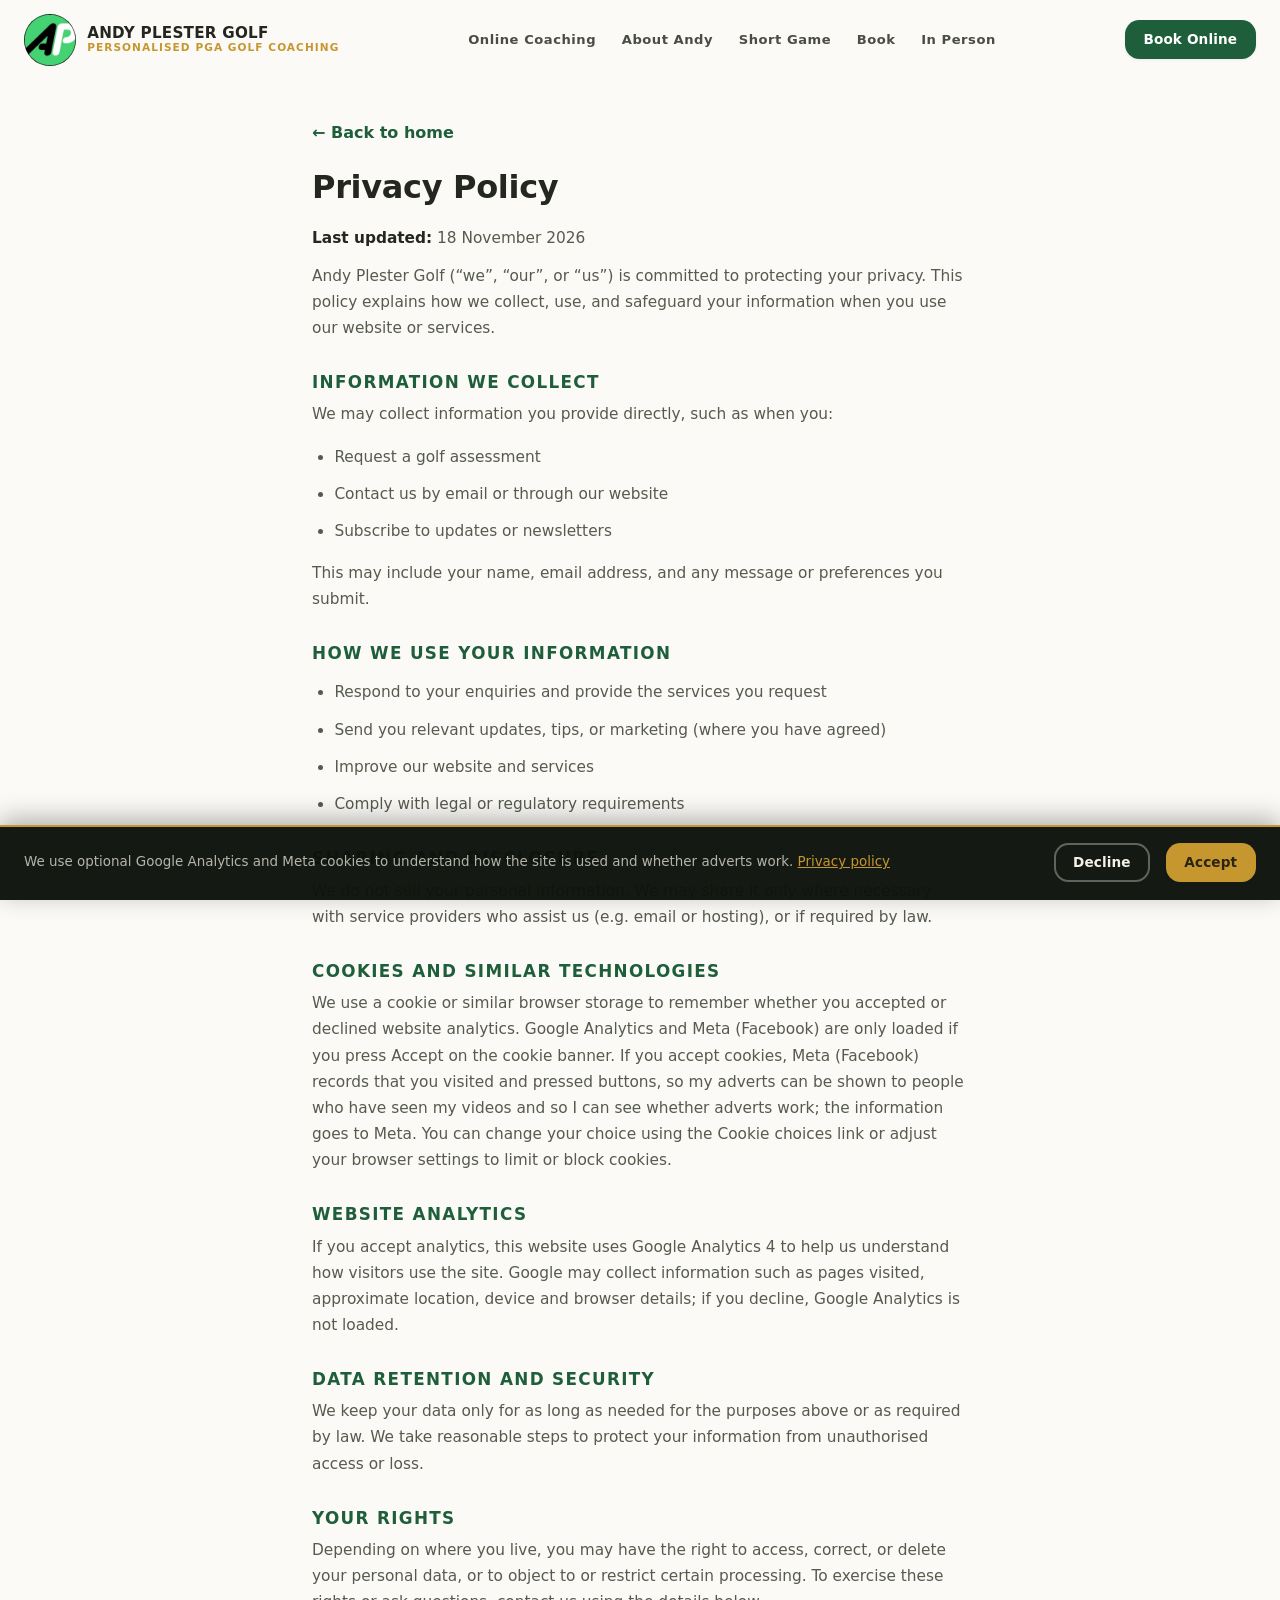
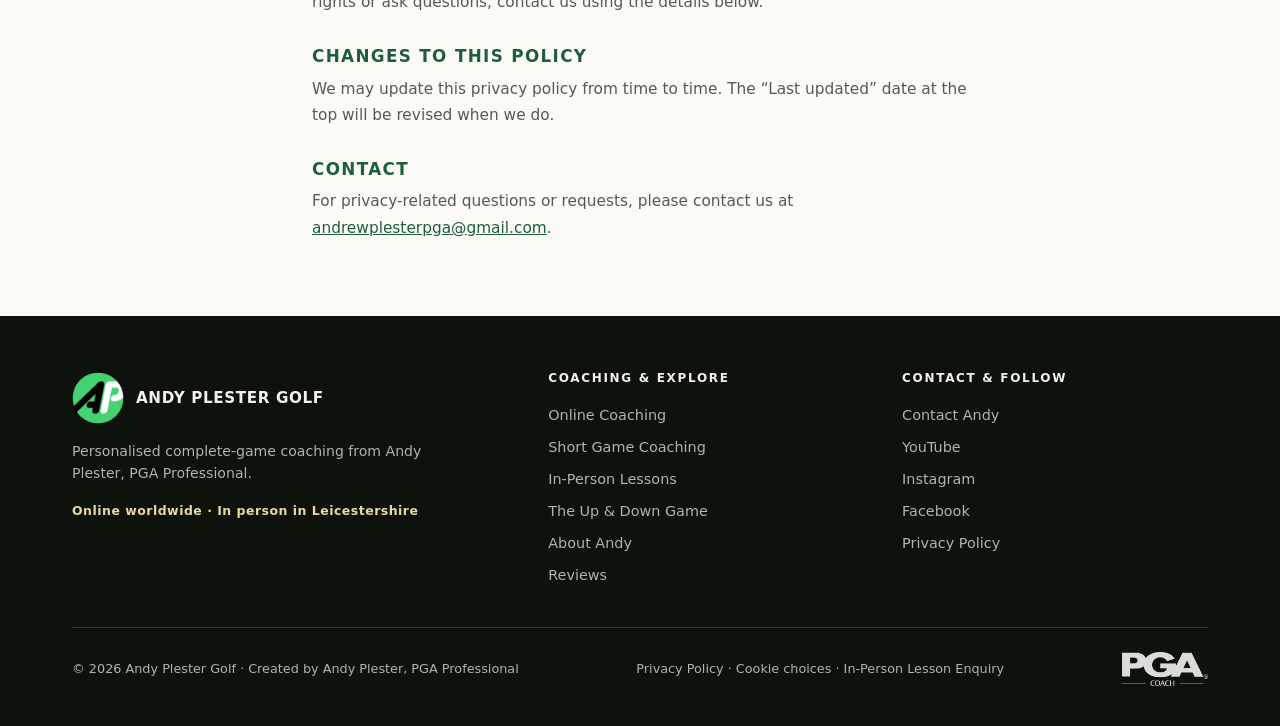
<file: privacy.html>
<!DOCTYPE html>
<html lang="en">
<head><meta name="robots" content="noindex, nofollow">
  <meta http-equiv="Content-Security-Policy" data-desk="site-policy" content="default-src 'self'; script-src 'self' 'unsafe-inline' https://www.googletagmanager.com/gtag/js; style-src 'self' 'unsafe-inline' https://fonts.googleapis.com; font-src 'self' https://fonts.gstatic.com data:; img-src 'self' data: https://www.google-analytics.com https://www.googletagmanager.com https://i.ytimg.com; media-src 'self'; connect-src 'self' https://www.google-analytics.com https://*.google-analytics.com https://*.analytics.google.com https://www.googletagmanager.com; frame-src https://www.youtube-nocookie.com https://www.youtube.com; form-action 'self' https://api.web3forms.com https://andyplestergolf.com; object-src 'none'; base-uri 'self'; worker-src 'none'; manifest-src 'self'">
  <script>
    window.enableGoogleAnalytics = function () {
      if (window.googleAnalyticsLoaded) return;
      window.googleAnalyticsLoaded = true;
      window.dataLayer = window.dataLayer || [];
      window.gtag = function () { window.dataLayer.push(arguments); };
      window.gtag('js', new Date());
      window.gtag('config', 'G-MDRBPBXDRX');
      var script = document.createElement('script');
      script.async = true;
      script.src = 'https://www.googletagmanager.com/gtag/js?id=G-MDRBPBXDRX';
      document.head.appendChild(script);
    };
    try { if (localStorage.getItem('apg-cookie-choice') === 'accept') window.enableGoogleAnalytics(); } catch (e) {}
  </script>
  <meta charset="UTF-8">
  <meta name="viewport" content="width=device-width, initial-scale=1.0">
  <title>Privacy Policy | Andy Plester Golf</title>
  <meta name="description" content="Privacy policy for Andy Plester Golf, including how personal information, website enquiries and visitor data are handled.">
  <link rel="canonical" href="https://andyplestergolf.com/privacy.html">
  <link rel="icon" href="favicon.ico?v=20261104" sizes="any">
  <link rel="icon" type="image/png" sizes="16x16" href="images/favicon-16x16.png?v=20261104">
  <link rel="icon" type="image/png" sizes="32x32" href="images/favicon-32x32.png?v=20261104">
  <link rel="icon" type="image/png" sizes="48x48" href="images/favicon-48x48.png?v=20261104">
  <link rel="apple-touch-icon" sizes="180x180" href="images/apple-touch-icon.png?v=20261104">
  <link rel="manifest" href="site.webmanifest?v=20261104">
  <meta name="theme-color" content="#117a4b">
  <meta property="og:type" content="website">
  <meta property="og:site_name" content="Andy Plester Golf">
  <meta property="og:title" content="Privacy Policy | Andy Plester Golf">
  <meta property="og:description" content="How Andy Plester Golf handles personal information and protects your privacy.">
  <meta property="og:url" content="https://andyplestergolf.com/privacy.html">
  <meta property="og:image" content="https://andyplestergolf.com/images/ap-logo.png">
  <meta name="twitter:card" content="summary">
  <link rel="preconnect" href="https://fonts.googleapis.com">
  <link rel="preconnect" href="https://fonts.gstatic.com" crossorigin>
  <link href="https://fonts.googleapis.com/css2?family=Syne:wght@400;500;600;700;800&display=swap" rel="stylesheet">
  <link rel="stylesheet" href="brand.css">
  <script type="application/ld+json">{"@context":"https://schema.org","@type":"WebPage","name":"Privacy Policy","url":"https://andyplestergolf.com/privacy.html","isPartOf":{"@type":"WebSite","name":"Andy Plester Golf","url":"https://andyplestergolf.com/"}}</script>
  <style>
    .legal{max-width:44rem;margin:0 auto;padding:calc(var(--header-h) + 2.5rem) 1.5rem 4rem}
    .legal h1{font-size:2rem;margin-bottom:1.25rem}
    .legal h2{font-size:1.05rem;color:var(--green);text-transform:uppercase;letter-spacing:.08em;
      margin:2rem 0 .6rem}
    .legal p,.legal li{color:var(--ink-soft);font-size:.96rem;line-height:1.7;margin-bottom:.7rem}
    .legal ul{padding-left:1.4rem;margin-bottom:1rem}
    .legal a{color:var(--green);text-decoration:underline}
    .legal .back{display:inline-block;margin-bottom:1.5rem;font-weight:600;text-decoration:none}
  </style>
</head>
<body>
  <header class="site-header is-scrolled">
    <a href="index.html" class="brand-lockup" aria-label="Andy Plester Golf, home">
      <img src="images/ap-logo.png" alt="Andy Plester AP logo" width="52" height="52" class="brand-badge brand-badge--ap">
      <span class="brand-text">
        <span class="brand-name">ANDY PLESTER GOLF</span>
        <span class="brand-strap">Personalised PGA Golf Coaching</span>
      </span>
    </a>
    <nav class="nav" aria-label="Main navigation"><a href="coaching.html" class="nav-link">Online Coaching</a><a href="about.html" class="nav-link">About Andy</a><a href="up-and-down-system.html" class="nav-link">Short Game</a><a href="book.html" class="nav-link">Book</a><a href="index.html#in-person" class="nav-link">In Person</a></nav>
    <a href="https://skillest.com/coach/andyplester" class="btn btn-assessment btn-sm header-cta" target="_blank" rel="noopener">Book Online</a>
    <button type="button" class="menu-toggle" aria-label="Open menu" aria-expanded="false" aria-controls="mobile-menu">
      <span class="menu-toggle-bar"></span><span class="menu-toggle-bar"></span><span class="menu-toggle-bar"></span>
    </button>
  </header>
  <nav class="mobile-menu" id="mobile-menu" aria-label="Mobile navigation" aria-hidden="true">
    <a href="index.html" class="mobile-link">Home</a>
    <a href="coaching.html" class="mobile-link">Online Golf Coaching</a>
    <a href="up-and-down-system.html" class="mobile-link">Short Game Coaching</a>
    <a href="index.html#in-person" class="mobile-link">In-Person Lessons</a>
    <a href="book.html" class="mobile-link">The Up &amp; Down Game — Book</a>
    <a href="about.html" class="mobile-link">About Andy</a>
    <a href="index.html#reviews" class="mobile-link">Reviews</a>
    <a href="https://skillest.com/coach/andyplester" class="btn btn-assessment" target="_blank" rel="noopener">Book Online via Skillest</a>
  </nav>
  <div class="menu-backdrop" aria-hidden="true"></div>

  <main class="legal">
    <a href="index.html" class="back">← Back to home</a>
    <h1>Privacy Policy</h1>
    <p><strong>Last updated:</strong> 18 November 2026</p>
    <p>Andy Plester Golf (“we”, “our”, or “us”) is committed to protecting your privacy. This policy explains how we collect, use, and safeguard your information when you use our website or services.</p>

    <h2>Information we collect</h2>
    <p>We may collect information you provide directly, such as when you:</p>
    <ul>
      <li>Request a golf assessment</li>
      <li>Contact us by email or through our website</li>
      <li>Subscribe to updates or newsletters</li>
    </ul>
    <p>This may include your name, email address, and any message or preferences you submit.</p>

    <h2>How we use your information</h2>
    <ul>
      <li>Respond to your enquiries and provide the services you request</li>
      <li>Send you relevant updates, tips, or marketing (where you have agreed)</li>
      <li>Improve our website and services</li>
      <li>Comply with legal or regulatory requirements</li>
    </ul>

    <h2>Sharing and disclosure</h2>
    <p>We do not sell your personal information. We may share it only where necessary with service providers who assist us (e.g. email or hosting), or if required by law.</p>

    <h2>Cookies and similar technologies</h2>
    <p>We use a cookie or similar browser storage to remember whether you accepted or declined website analytics. Google Analytics and Meta (Facebook) are only loaded if you press Accept on the cookie banner. If you accept cookies, Meta (Facebook) records that you visited and pressed buttons, so my adverts can be shown to people who have seen my videos and so I can see whether adverts work; the information goes to Meta. You can change your choice using the Cookie choices link or adjust your browser settings to limit or block cookies.</p>

    <h2>Website analytics</h2>
    <p>If you accept analytics, this website uses Google Analytics 4 to help us understand how visitors use the site. Google may collect information such as pages visited, approximate location, device and browser details; if you decline, Google Analytics is not loaded.</p>

    <h2>Data retention and security</h2>
    <p>We keep your data only for as long as needed for the purposes above or as required by law. We take reasonable steps to protect your information from unauthorised access or loss.</p>

    <h2>Your rights</h2>
    <p>Depending on where you live, you may have the right to access, correct, or delete your personal data, or to object to or restrict certain processing. To exercise these rights or ask questions, contact us using the details below.</p>

    <h2>Changes to this policy</h2>
    <p>We may update this privacy policy from time to time. The “Last updated” date at the top will be revised when we do.</p>

    <h2>Contact</h2>
    <p>For privacy-related questions or requests, please contact us at <a href="mailto:andrewplesterpga@gmail.com">andrewplesterpga@gmail.com</a>.</p>
  </main>

  <footer class="site-footer">
    <div class="wrap">
      <div class="footer-top"><div><div class="footer-brand"><img src="images/ap-logo.png" alt="" width="52" height="52"><span class="fb-name">Andy Plester Golf</span></div><p class="footer-strap">Personalised complete-game coaching from Andy Plester, PGA Professional.</p><p class="footer-credential">Online worldwide · In person in Leicestershire</p></div><div class="footer-col"><h2>Coaching &amp; Explore</h2><a href="coaching.html">Online Coaching</a><a href="up-and-down-system.html">Short Game Coaching</a><a href="index.html#in-person">In-Person Lessons</a><a href="book.html">The Up &amp; Down Game</a><a href="about.html">About Andy</a><a href="index.html#reviews">Reviews</a></div><div class="footer-col"><h2>Contact &amp; Follow</h2><a href="mailto:andrewplesterpga@gmail.com">Contact Andy</a><a href="https://www.youtube.com/@andyplestergolf" target="_blank" rel="noopener">YouTube</a><a href="https://www.instagram.com/andyplestergolf/" target="_blank" rel="noopener">Instagram</a><a href="https://www.facebook.com/andyplestergolf/" target="_blank" rel="noopener">Facebook</a><a href="privacy.html">Privacy Policy</a></div></div>
      <div class="footer-bottom">
        <span>© 2026 Andy Plester Golf · Created by Andy Plester, PGA Professional</span>
        <span><a href="privacy.html">Privacy Policy</a> · <a href="#" data-cookie-choices>Cookie choices</a> · <a href="mailto:andrewplesterpga@gmail.com?subject=In-person%20golf%20coaching%20enquiry">In-Person Lesson Enquiry</a></span><img src="PGA_Coach%20(1).png" alt="PGA Coach" class="footer-pga" width="120" height="34">
      </div>
    </div>
  </footer>

  <script src="brand.js"></script>
</body>
</html>
</file>
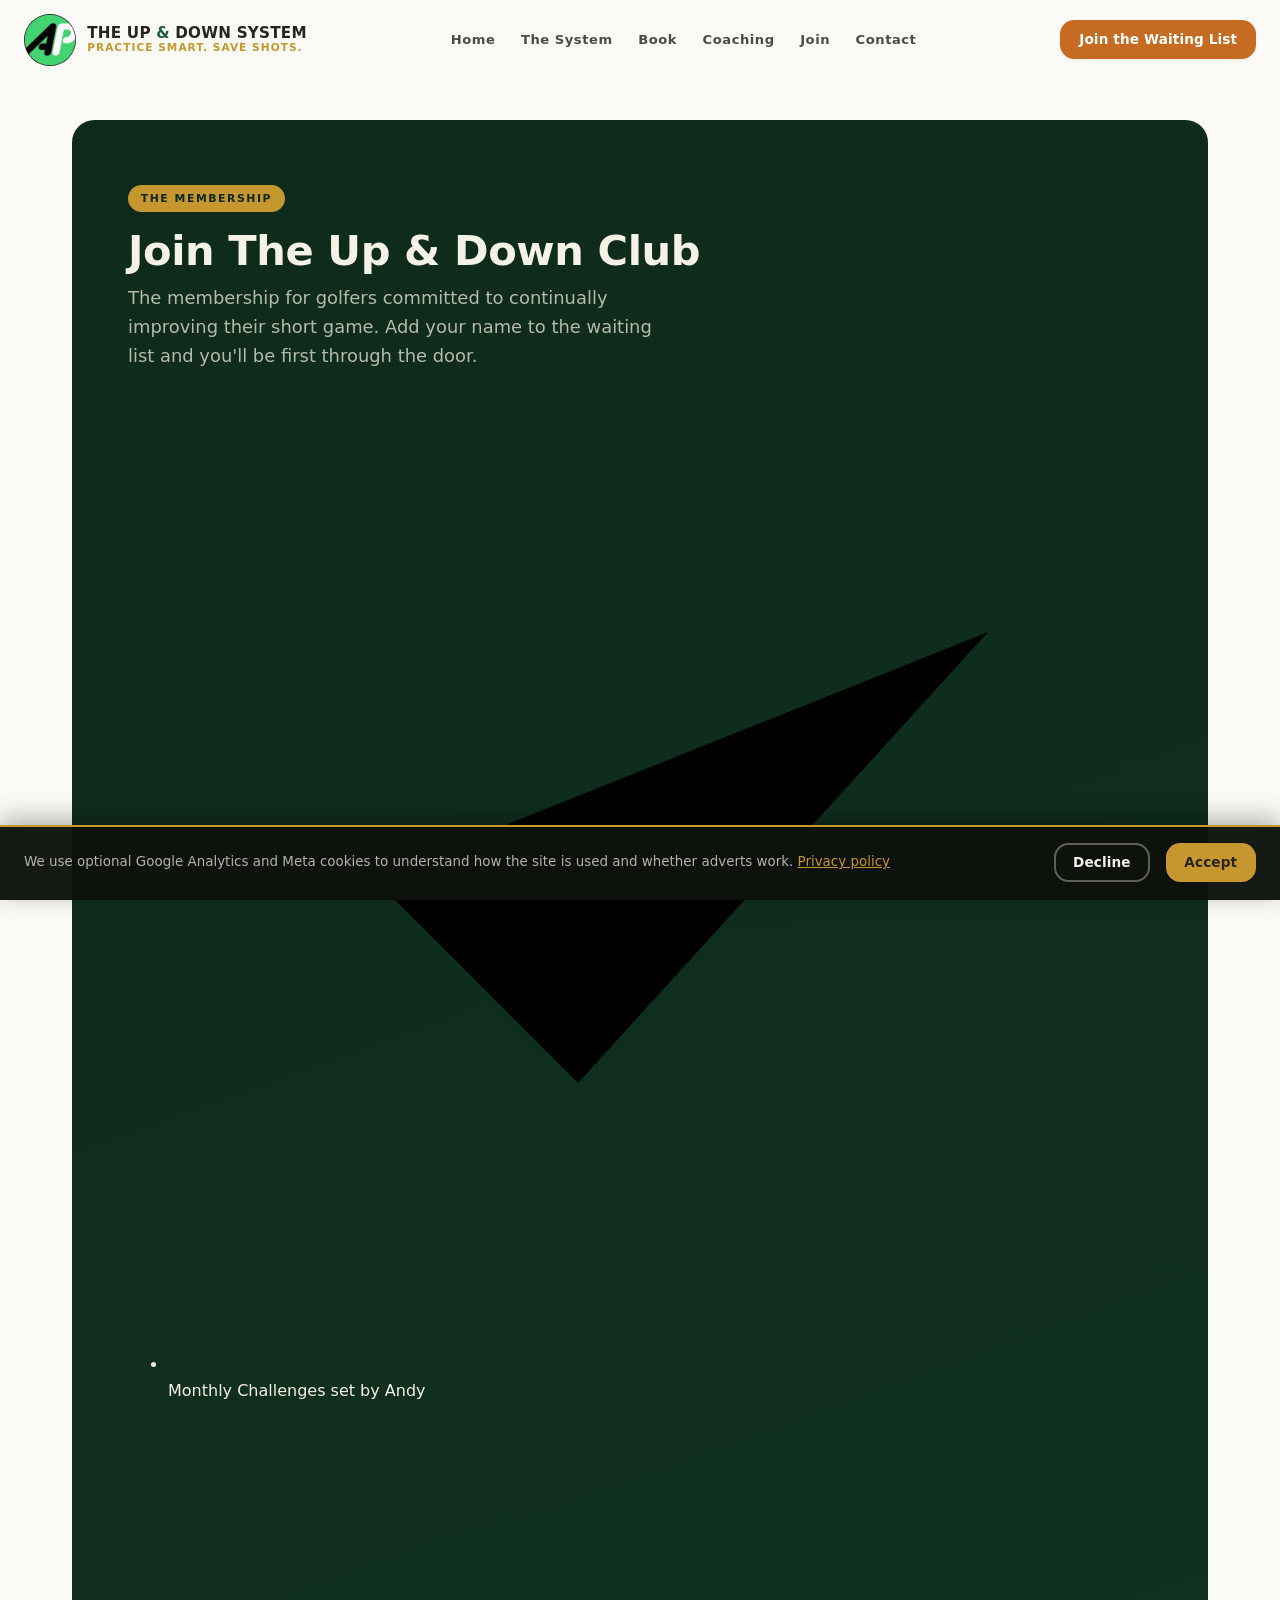
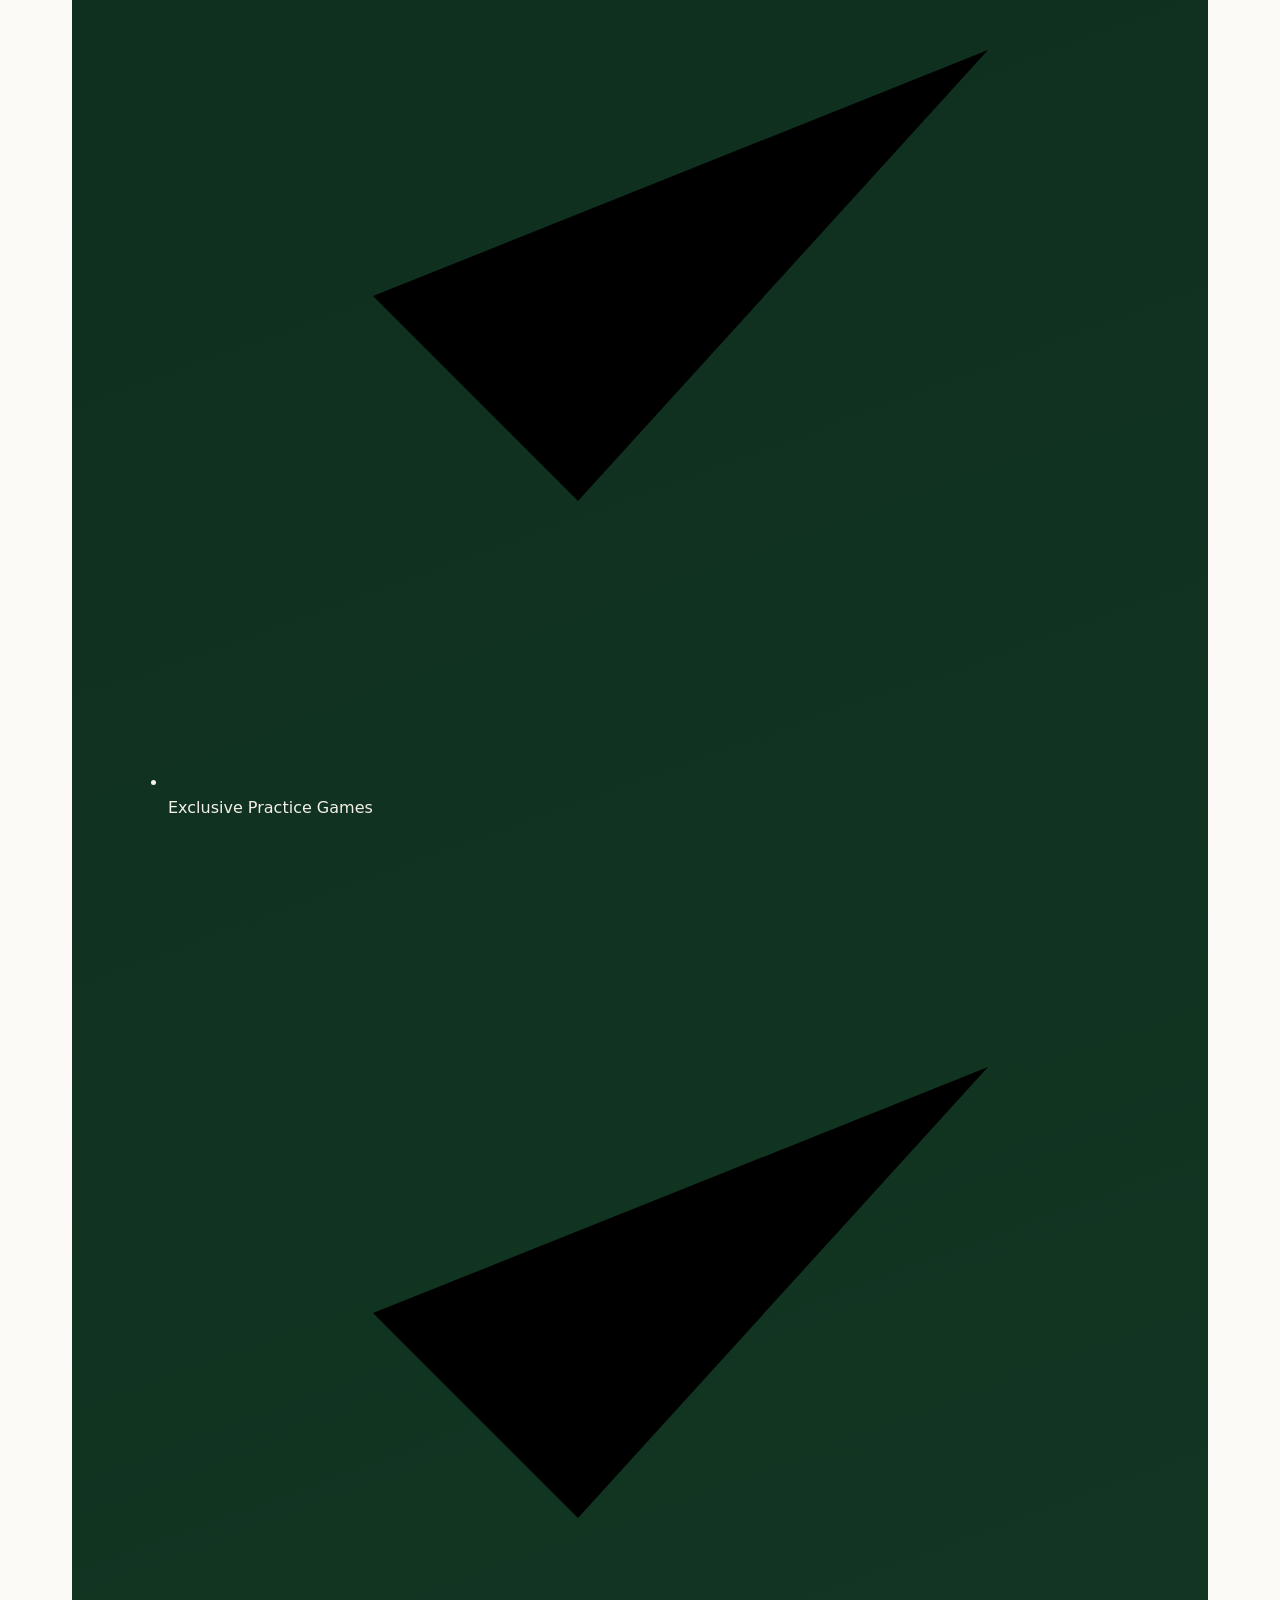
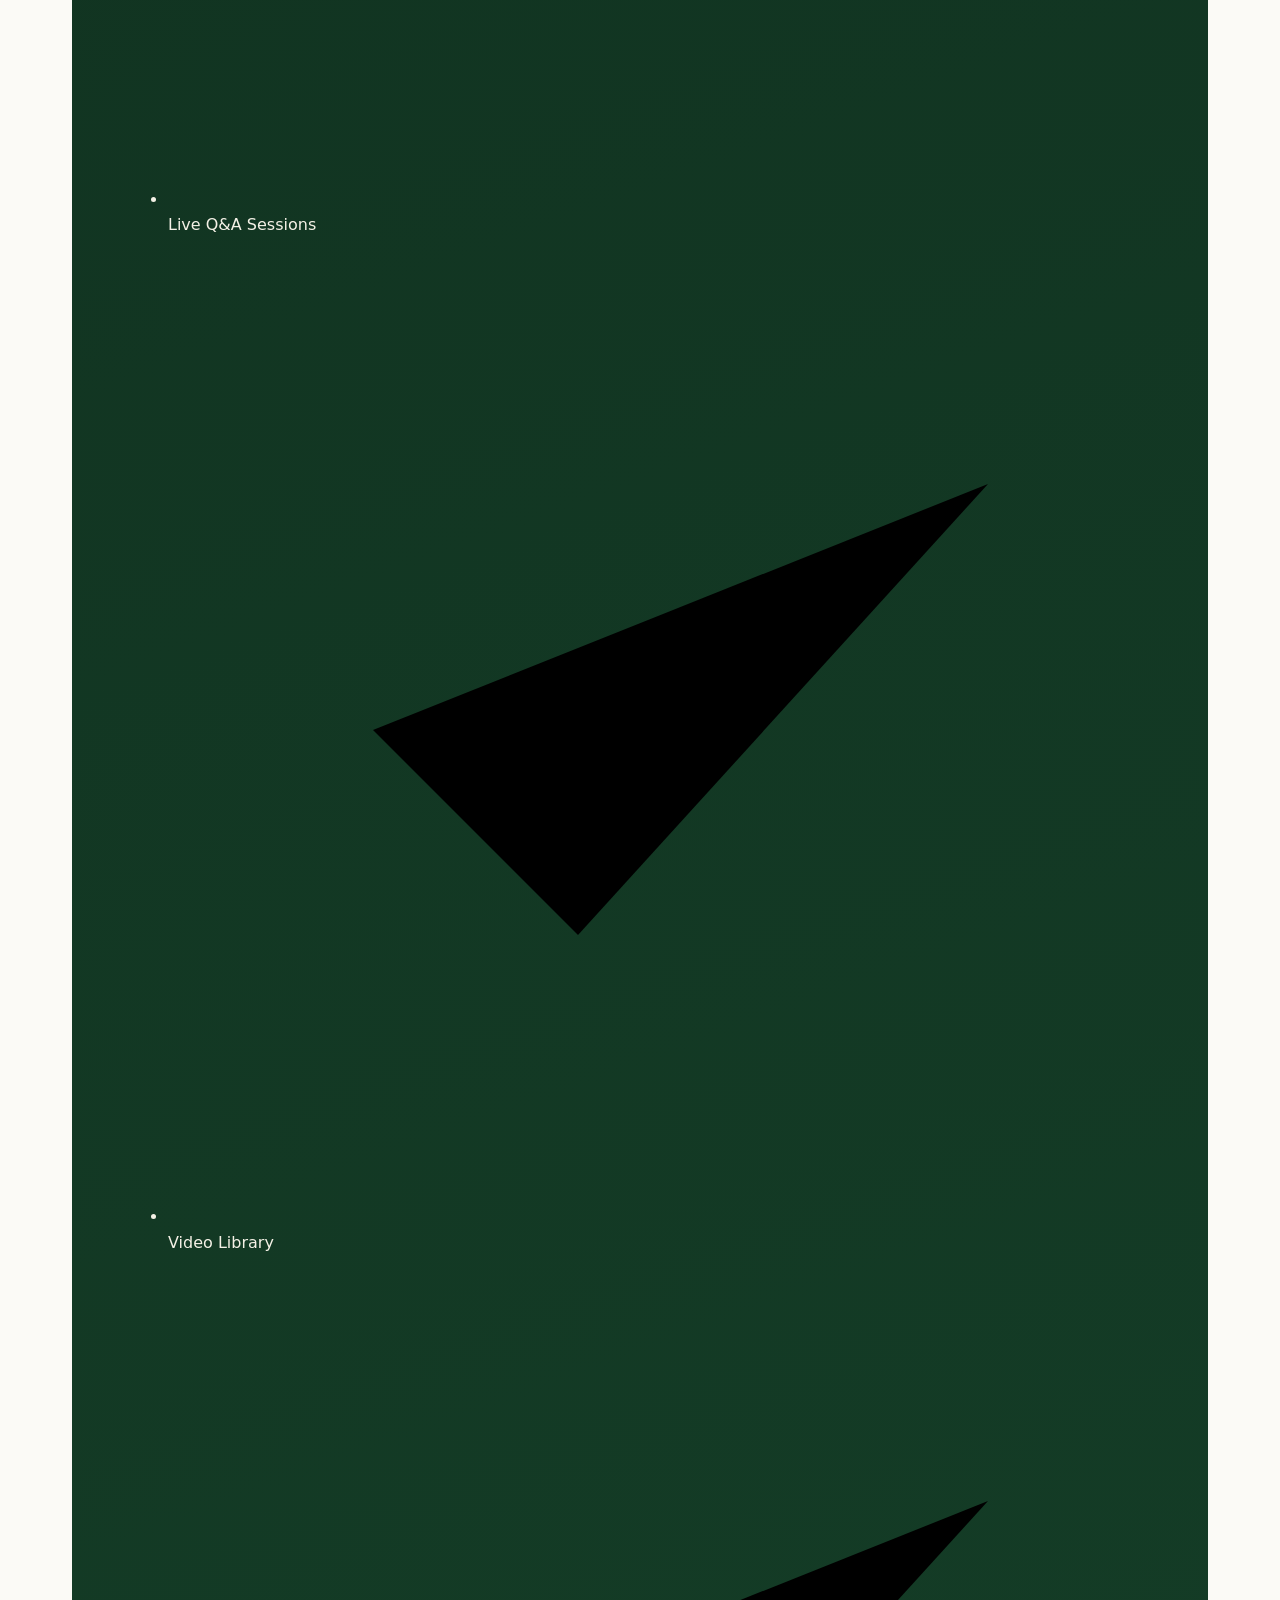
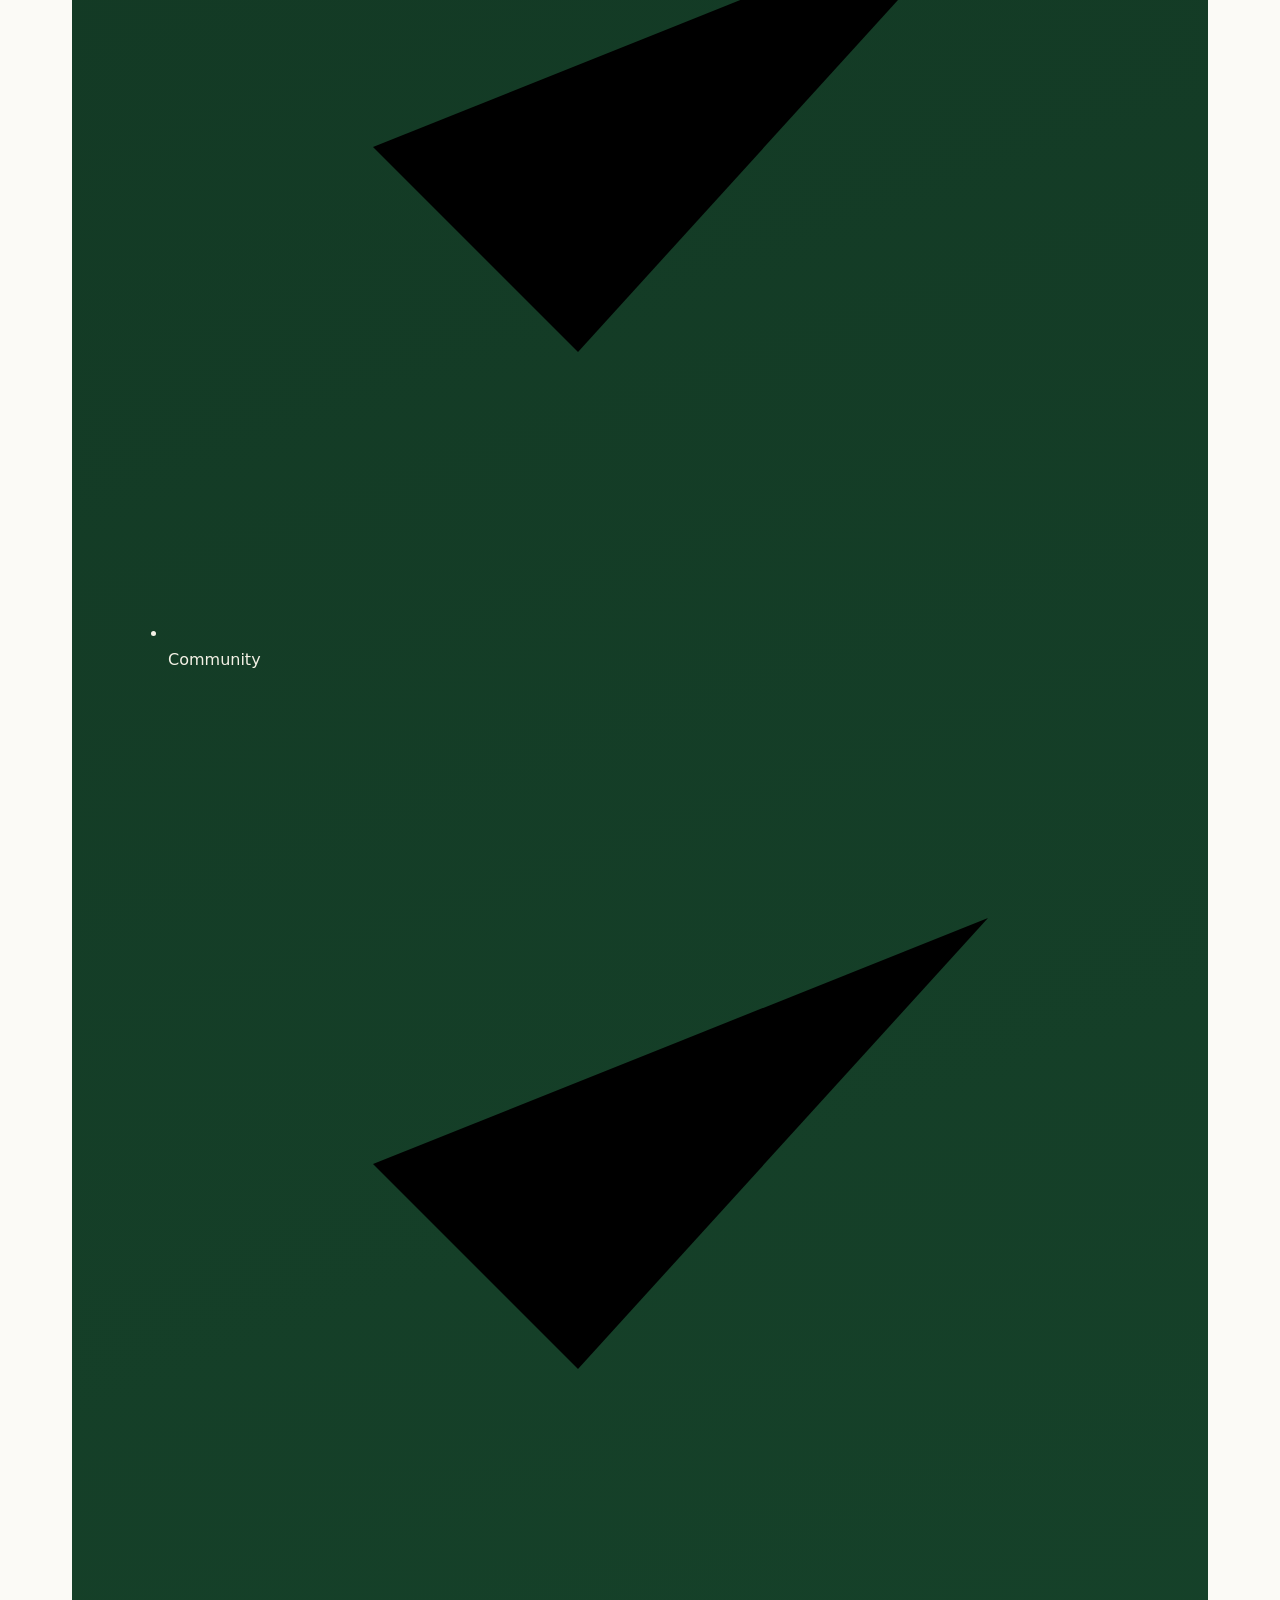
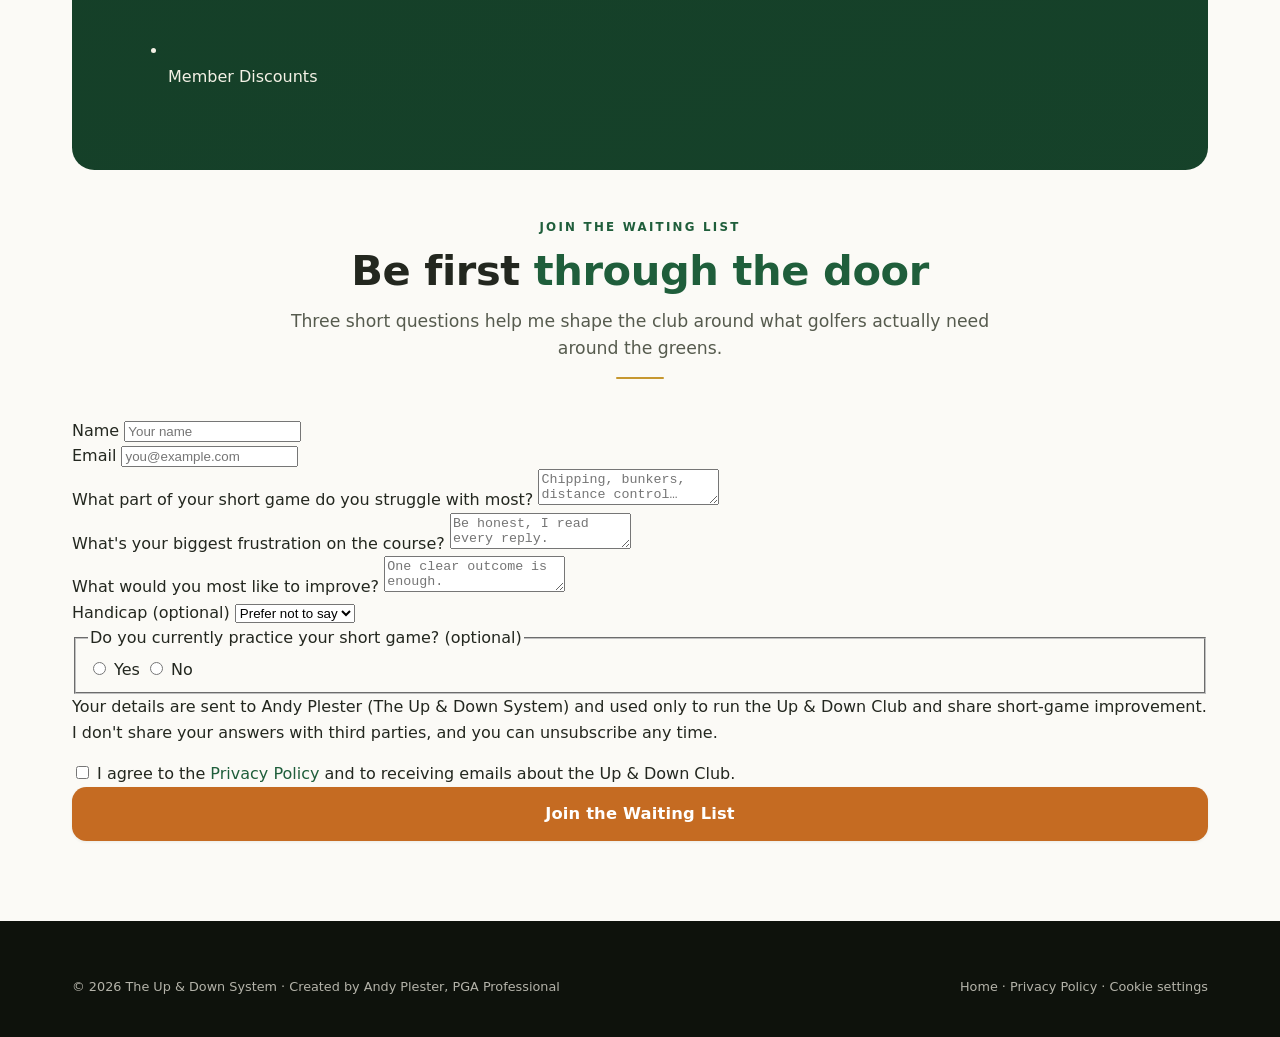
<file: up-and-down-club.html>
<!DOCTYPE html>
<html lang="en">
<head><meta name="robots" content="noindex, nofollow">
  <meta http-equiv="Content-Security-Policy" data-desk="site-policy" content="default-src 'self'; script-src 'self' 'unsafe-inline' https://www.googletagmanager.com/gtag/js; style-src 'self' 'unsafe-inline' https://fonts.googleapis.com; font-src 'self' https://fonts.gstatic.com data:; img-src 'self' data: https://www.google-analytics.com https://www.googletagmanager.com https://i.ytimg.com; media-src 'self'; connect-src 'self' https://www.google-analytics.com https://*.google-analytics.com https://*.analytics.google.com https://www.googletagmanager.com; frame-src https://www.youtube-nocookie.com https://www.youtube.com; form-action 'self' https://api.web3forms.com https://andyplestergolf.com; object-src 'none'; base-uri 'self'; worker-src 'none'; manifest-src 'self'">
  <meta charset="UTF-8">
  <meta name="viewport" content="width=device-width, initial-scale=1.0">
  <title>Up &amp; Down Club | The Up &amp; Down System</title>
  <meta name="description" content="Join the waiting list for the Up & Down Club, monthly challenges, exclusive practice games, live Q&A, a video library and community for short game improvement.">
  <link rel="canonical" href="https://andyplestergolf.com/up-and-down-club.html">
  <link rel="icon" href="images/ap-logo.png" type="image/png">
  <link rel="preconnect" href="https://fonts.googleapis.com">
  <link rel="preconnect" href="https://fonts.gstatic.com" crossorigin>
  <link href="https://fonts.googleapis.com/css2?family=Syne:wght@400;500;600;700;800&display=swap" rel="stylesheet">
  <script>document.documentElement.className += " js";</script>
  <link rel="stylesheet" href="brand.css">
</head>
<body>
  <header class="site-header is-scrolled" id="top">
    <a href="index.html" class="brand-lockup" aria-label="The Up & Down System, home">
      <img src="images/ap-logo.png" alt="Andy Plester AP logo" width="52" height="52" class="brand-badge brand-badge--ap">
      <span class="brand-text">
        <span class="brand-name">THE UP <span class="amp">&amp;</span> DOWN SYSTEM</span>
        <span class="brand-strap">Practice Smart. Save Shots.</span>
      </span>
    </a>
    <nav class="nav" aria-label="Main">
      <a href="index.html" class="nav-link">Home</a>
      <a href="index.html#system" class="nav-link">The System</a>
      <a href="book.html" class="nav-link">Book</a>
      <a href="coaching.html" class="nav-link">Coaching</a>
      <a href="#join" class="nav-link">Join</a>
      <a href="index.html#connect" class="nav-link">Contact</a>
    </nav>
    <a href="#join" class="btn btn-book btn-sm header-cta">Join the Waiting List</a>
    <button type="button" class="menu-toggle" aria-label="Open menu" aria-expanded="false" aria-controls="mobile-menu">
      <span class="menu-toggle-bar"></span><span class="menu-toggle-bar"></span><span class="menu-toggle-bar"></span>
    </button>
  </header>
  <nav class="mobile-menu" id="mobile-menu" aria-label="Mobile" aria-hidden="true">
    <a href="index.html" class="mobile-link">Home</a>
    <a href="index.html#system" class="mobile-link">The System</a>
    <a href="book.html" class="mobile-link">Book</a>
    <a href="coaching.html" class="mobile-link">Coaching</a>
    <a href="#join" class="mobile-link">Join the Waiting List</a>
    <a href="index.html#connect" class="mobile-link">Contact</a>
  </nav>
  <div class="menu-backdrop" aria-hidden="true"></div>

  <main>
    <!-- Thank-you state (shown after signup redirect) -->
    <section class="section" id="thanks" hidden style="padding-top:calc(var(--header-h) + 2.5rem)">
      <div class="wrap">
        <div class="thanks-panel">
          <p class="eyebrow center">You're on the list</p>
          <h2>Thanks for joining the waiting list</h2>
          <p class="muted">You'll be first to hear when the Up &amp; Down Club opens. In the meantime, keep an eye on your inbox.</p>
          <div class="hero-cta">
            <a href="index.html" class="btn btn-assessment">Back to homepage</a>
            <a href="https://www.amazon.co.uk/dp/B0H3FBJCKP" class="btn btn-book" target="_blank" rel="noopener">Read the book</a>
          </div>
        </div>
      </div>
    </section>

    <div id="club-content">
      <section class="section" style="padding-top:calc(var(--header-h) + 2.5rem);padding-bottom:2rem">
        <div class="wrap">
          <div class="club reveal">
            <div class="club-inner">
              <span class="soon-tag">The Membership</span>
              <h2>Join The Up &amp; Down Club</h2>
              <p class="club-lead">The membership for golfers committed to continually improving their short game. Add your name to the waiting list and you'll be first through the door.</p>
              <ul class="club-benefits">
                <li><svg viewBox="0 0 24 24" aria-hidden="true"><path d="M5 12l5 5L20 6"/></svg>Monthly Challenges set by Andy</li>
                <li><svg viewBox="0 0 24 24" aria-hidden="true"><path d="M5 12l5 5L20 6"/></svg>Exclusive Practice Games</li>
                <li><svg viewBox="0 0 24 24" aria-hidden="true"><path d="M5 12l5 5L20 6"/></svg>Live Q&amp;A Sessions</li>
                <li><svg viewBox="0 0 24 24" aria-hidden="true"><path d="M5 12l5 5L20 6"/></svg>Video Library</li>
                <li><svg viewBox="0 0 24 24" aria-hidden="true"><path d="M5 12l5 5L20 6"/></svg>Community</li>
                <li><svg viewBox="0 0 24 24" aria-hidden="true"><path d="M5 12l5 5L20 6"/></svg>Member Discounts</li>
              </ul>
            </div>
          </div>
        </div>
      </section>

      <section class="section" id="join" style="padding-top:1rem">
        <div class="wrap">
          <div class="section-head center reveal">
            <p class="eyebrow">Join the waiting list</p>
            <h2 class="section-title">Be first <em>through the door</em></h2>
            <p class="section-intro">Three short questions help me shape the club around what golfers actually need around the greens.</p>
            <div class="gold-rule"></div>
          </div>
          <form class="form-panel reveal" action="https://api.web3forms.com/submit" method="POST">
            <input type="hidden" name="access_key" value="079d3b2d-9abd-442d-abe5-f54fa619351f">
            <input type="hidden" name="subject" value="New Up & Down Club waiting list signup">
            <input type="hidden" name="from_name" value="The Up & Down System website">
            <input type="hidden" name="redirect" value="https://andyplestergolf.com/up-and-down-club.html?thanks=1">
            <input type="checkbox" name="botcheck" class="honeypot" tabindex="-1" autocomplete="off" style="display:none">

            <div class="field">
              <label for="c-name">Name</label>
              <input id="c-name" name="name" type="text" required autocomplete="name" placeholder="Your name">
            </div>
            <div class="field">
              <label for="c-email">Email</label>
              <input id="c-email" name="email" type="email" required autocomplete="email" placeholder="you@example.com">
            </div>
            <div class="field">
              <label for="c-q1">What part of your short game do you struggle with most?</label>
              <textarea id="c-q1" name="q_short_game_struggle" required placeholder="Chipping, bunkers, distance control…"></textarea>
            </div>
            <div class="field">
              <label for="c-q2">What's your biggest frustration on the course?</label>
              <textarea id="c-q2" name="q_biggest_frustration" required placeholder="Be honest, I read every reply."></textarea>
            </div>
            <div class="field">
              <label for="c-q3">What would you most like to improve?</label>
              <textarea id="c-q3" name="q_most_like_to_improve" required placeholder="One clear outcome is enough."></textarea>
            </div>
            <div class="field">
              <label for="c-hcp">Handicap <span class="hint">(optional)</span></label>
              <select id="c-hcp" name="handicap_range">
                <option value="" selected>Prefer not to say</option>
                <option value="25+">25+</option>
                <option value="18-24">18-24</option>
                <option value="11-17">11-17</option>
                <option value="5-10">5-10</option>
                <option value="0-4">0-4</option>
                <option value="Plus">Plus handicap</option>
              </select>
            </div>
            <fieldset class="field">
              <legend class="legend">Do you currently practice your short game? <span class="hint">(optional)</span></legend>
              <div class="radio-row">
                <label><input type="radio" name="practices_short_game" value="Yes"> Yes</label>
                <label><input type="radio" name="practices_short_game" value="No"> No</label>
              </div>
            </fieldset>

            <p class="form-disclaimer">Your details are sent to Andy Plester (The Up &amp; Down System) and used only to run the Up &amp; Down Club and share short-game improvement. I don't share your answers with third parties, and you can unsubscribe any time.</p>
            <label class="form-consent">
              <input type="checkbox" name="consent" value="Agreed to Privacy Policy and to receive emails" required>
              <span>I agree to the <a href="privacy.html" target="_blank" rel="noopener">Privacy Policy</a> and to receiving emails about the Up &amp; Down Club.</span>
            </label>
            <button type="submit" class="btn btn-book btn-lg" style="width:100%;justify-content:center">Join the Waiting List</button>
          </form>
        </div>
      </section>
    </div>
  </main>

  <footer class="site-footer">
    <div class="wrap">
      <div class="footer-bottom" style="border-top:none;padding-top:0">
        <span>© 2026 The Up &amp; Down System · Created by Andy Plester, PGA Professional</span>
        <span><a href="index.html">Home</a> · <a href="privacy.html">Privacy Policy</a> · <a href="#" data-cookie-settings>Cookie settings</a></span>
      </div>
    </div>
  </footer>

  <script src="brand.js"></script>
  <script>
    (function () {
      if (location.search.indexOf("thanks=1") !== -1) {
        var t = document.getElementById("thanks");
        var c = document.getElementById("club-content");
        if (t) t.hidden = false;
        if (c) c.hidden = true;
        window.scrollTo(0, 0);
      }
    })();
  </script>
</body>
</html>
</file>
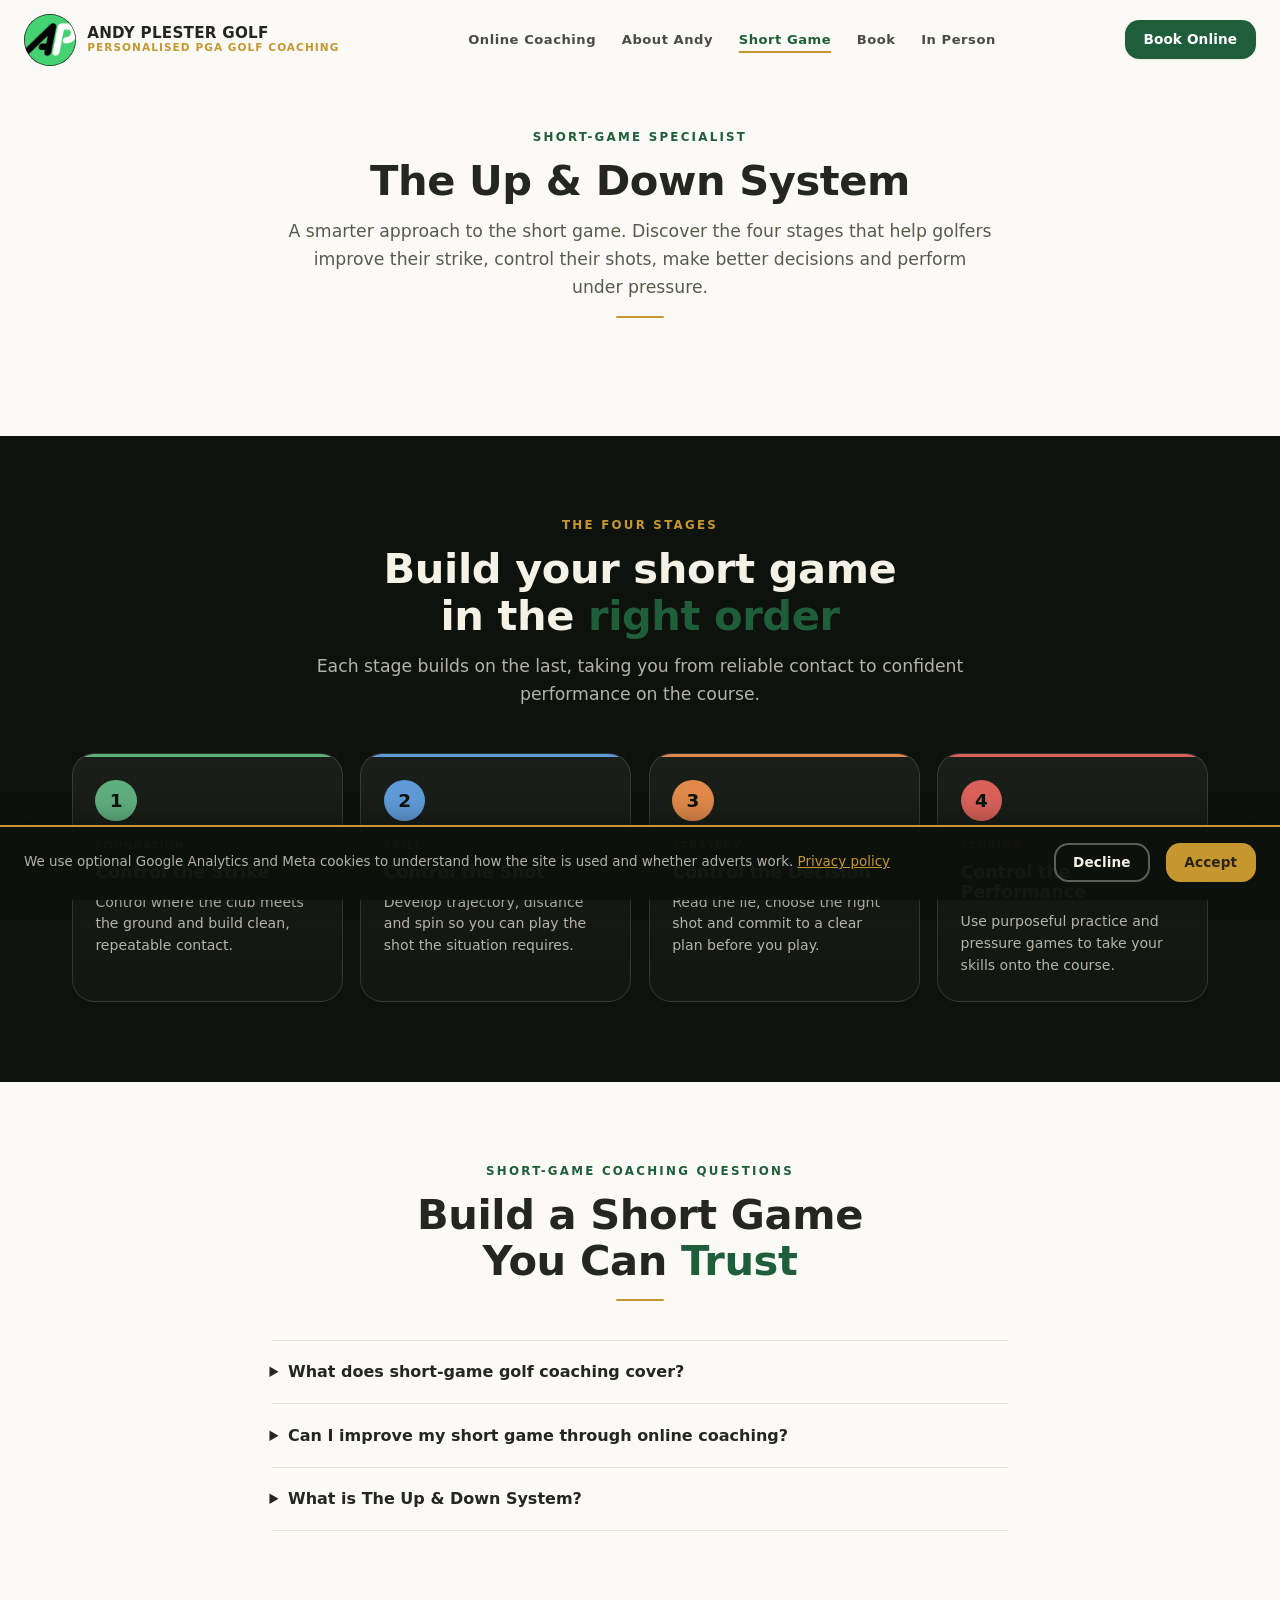
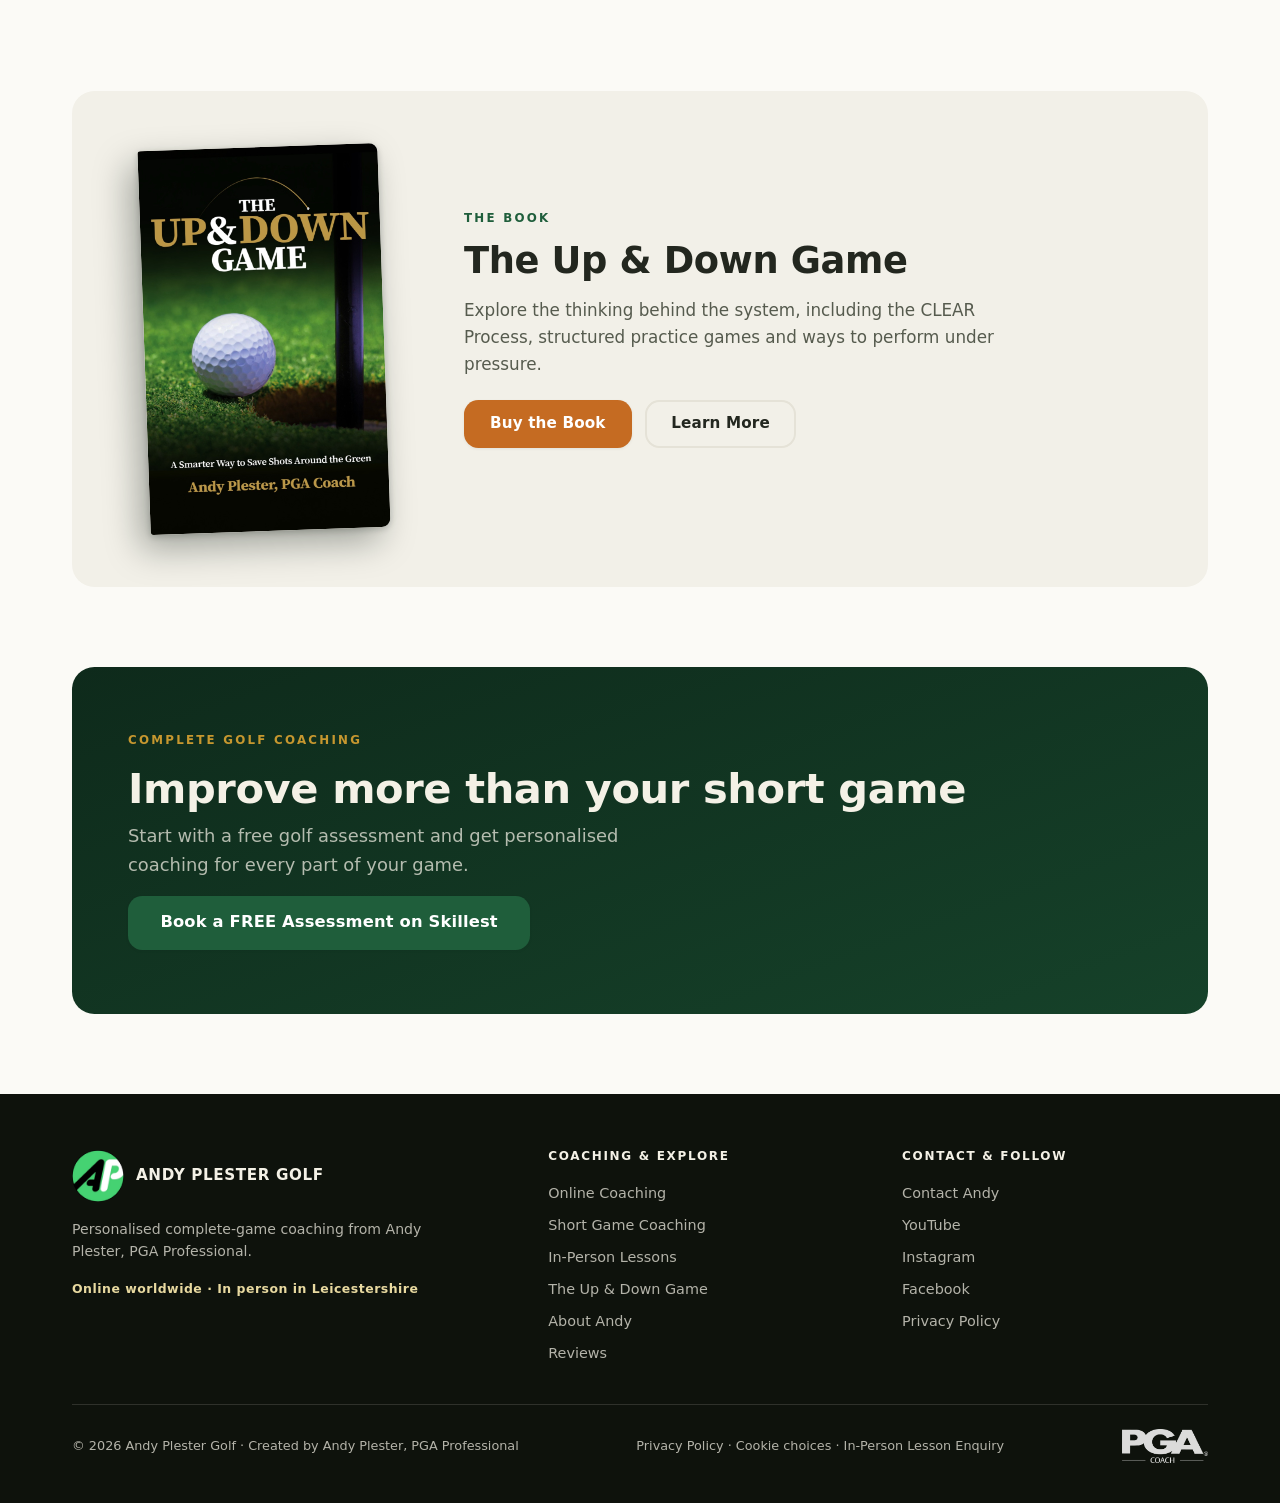
<file: up-and-down-system.html>
<!DOCTYPE html>
<html lang="en">
<head><meta name="robots" content="noindex, nofollow">
  <meta http-equiv="Content-Security-Policy" data-desk="site-policy" content="default-src 'self'; script-src 'self' 'unsafe-inline' https://www.googletagmanager.com/gtag/js; style-src 'self' 'unsafe-inline' https://fonts.googleapis.com; font-src 'self' https://fonts.gstatic.com data:; img-src 'self' data: https://www.google-analytics.com https://www.googletagmanager.com https://i.ytimg.com; media-src 'self'; connect-src 'self' https://www.google-analytics.com https://*.google-analytics.com https://*.analytics.google.com https://www.googletagmanager.com; frame-src https://www.youtube-nocookie.com https://www.youtube.com; form-action 'self' https://api.web3forms.com https://andyplestergolf.com; object-src 'none'; base-uri 'self'; worker-src 'none'; manifest-src 'self'">
  <script>
    window.enableGoogleAnalytics = function () {
      if (window.googleAnalyticsLoaded) return;
      window.googleAnalyticsLoaded = true;
      window.dataLayer = window.dataLayer || [];
      window.gtag = function () { window.dataLayer.push(arguments); };
      window.gtag('js', new Date());
      window.gtag('config', 'G-MDRBPBXDRX');
      var script = document.createElement('script');
      script.async = true;
      script.src = 'https://www.googletagmanager.com/gtag/js?id=G-MDRBPBXDRX';
      document.head.appendChild(script);
    };
    try { if (localStorage.getItem('apg-cookie-choice') === 'accept') window.enableGoogleAnalytics(); } catch (e) {}
  </script>
  <meta charset="UTF-8">
  <meta name="viewport" content="width=device-width, initial-scale=1.0">
  <title>Online Short Game Golf Coaching | Andy Plester</title>
  <meta name="description" content="Improve your chipping, pitching and scoring with Andy Plester’s four-stage online short-game golf coaching system.">
  <link rel="canonical" href="https://andyplestergolf.com/up-and-down-system.html">
  <link rel="icon" href="favicon.ico?v=20261104" sizes="any">
  <link rel="icon" type="image/png" sizes="16x16" href="images/favicon-16x16.png?v=20261104">
  <link rel="icon" type="image/png" sizes="32x32" href="images/favicon-32x32.png?v=20261104">
  <link rel="icon" type="image/png" sizes="48x48" href="images/favicon-48x48.png?v=20261104">
  <link rel="apple-touch-icon" sizes="180x180" href="images/apple-touch-icon.png?v=20261104">
  <link rel="manifest" href="site.webmanifest?v=20261104">
  <meta name="theme-color" content="#117a4b">
  <meta property="og:type" content="website"><meta property="og:site_name" content="Andy Plester Golf"><meta property="og:title" content="Online Short Game Golf Coaching | Andy Plester"><meta property="og:description" content="Improve your chipping, pitching and scoring with Andy Plester’s four-stage short-game coaching system."><meta property="og:url" content="https://andyplestergolf.com/up-and-down-system.html"><meta property="og:image" content="https://andyplestergolf.com/book-cover.jpg"><meta name="twitter:card" content="summary_large_image">
  <link rel="preconnect" href="https://fonts.googleapis.com"><link rel="preconnect" href="https://fonts.gstatic.com" crossorigin><link href="https://fonts.googleapis.com/css2?family=Syne:wght@400;500;600;700;800&display=swap" rel="stylesheet">
  <script>document.documentElement.className += " js";</script><link rel="stylesheet" href="brand.css">
  <script type="application/ld+json">{"@context":"https://schema.org","@graph":[{"@type":"Course","name":"The Up & Down System","description":"A four-stage golf short-game framework covering strike, shot control, decisions and performance.","provider":{"@type":"Person","name":"Andy Plester","jobTitle":"PGA Professional"},"url":"https://andyplestergolf.com/up-and-down-system.html"},{"@type":"Book","name":"The Up & Down Game","author":{"@type":"Person","name":"Andy Plester"},"url":"https://www.amazon.co.uk/dp/B0H3FBJCKP"},{"@type":"FAQPage","mainEntity":[{"@type":"Question","name":"What does short-game golf coaching cover?","acceptedAnswer":{"@type":"Answer","text":"Andy’s short-game coaching covers strike, trajectory, distance, spin, shot choice and performing under pressure. The aim is to help you make better decisions and get up and down more often."}},{"@type":"Question","name":"Can I improve my short game through online coaching?","acceptedAnswer":{"@type":"Answer","text":"Yes. You can send videos of your chipping, pitching or bunker play through Skillest, then receive personalised analysis and clear practice priorities from Andy."}},{"@type":"Question","name":"What is The Up & Down System?","acceptedAnswer":{"@type":"Answer","text":"The Up & Down System is Andy Plester’s four-stage framework for building a dependable short game. It develops strike, shot control, decision-making and performance in that order."}}]}]}</script>
</head>
<body>
  <header class="site-header is-scrolled" id="top"><a href="index.html" class="brand-lockup" aria-label="Andy Plester Golf, home"><img src="images/ap-logo.png" alt="Andy Plester AP logo" width="52" height="52" class="brand-badge brand-badge--ap"><span class="brand-text"><span class="brand-name">ANDY PLESTER GOLF</span><span class="brand-strap">Personalised PGA Golf Coaching</span></span></a><nav class="nav" aria-label="Main navigation"><a href="coaching.html" class="nav-link">Online Coaching</a><a href="about.html" class="nav-link">About Andy</a><a href="up-and-down-system.html" class="nav-link">Short Game</a><a href="book.html" class="nav-link">Book</a><a href="index.html#in-person" class="nav-link">In Person</a></nav><a href="https://skillest.com/coach/andyplester" class="btn btn-assessment btn-sm header-cta" target="_blank" rel="noopener">Book Online</a><button type="button" class="menu-toggle" aria-label="Open menu" aria-expanded="false" aria-controls="mobile-menu"><span class="menu-toggle-bar"></span><span class="menu-toggle-bar"></span><span class="menu-toggle-bar"></span></button></header>
  <nav class="mobile-menu" id="mobile-menu" aria-label="Mobile navigation" aria-hidden="true"><a href="index.html" class="mobile-link">Home</a><a href="coaching.html" class="mobile-link">Online Golf Coaching</a><a href="up-and-down-system.html" class="mobile-link">Short Game Coaching</a><a href="index.html#in-person" class="mobile-link">In-Person Lessons</a><a href="book.html" class="mobile-link">The Up &amp; Down Game — Book</a><a href="about.html" class="mobile-link">About Andy</a><a href="index.html#reviews" class="mobile-link">Reviews</a><a href="https://skillest.com/coach/andyplester" class="btn btn-assessment" target="_blank" rel="noopener">Book Online via Skillest</a></nav><div class="menu-backdrop" aria-hidden="true"></div>
  <main>
    <section class="section" style="padding-top:calc(var(--header-h) + 3rem)"><div class="wrap"><div class="section-head center"><p class="eyebrow">Short-Game Specialist</p><h1 class="section-title">The Up &amp; Down System</h1><p class="section-intro">A smarter approach to the short game. Discover the four stages that help golfers improve their strike, control their shots, make better decisions and perform under pressure.</p><div class="gold-rule"></div></div></div></section>
    <section class="section stages"><div class="wrap"><div class="section-head center"><p class="eyebrow on-dark">The Four Stages</p><h2 class="section-title">Build your short game in the <em>right order</em></h2><p class="section-intro">Each stage builds on the last, taking you from reliable contact to confident performance on the course.</p></div><div class="stage-cards">
      <article class="stage-card" style="--sc:#5FAE7E"><span class="sc-num">1</span><p class="sc-tags">Foundation</p><h3>Control the Strike</h3><p>Control where the club meets the ground and build clean, repeatable contact.</p></article>
      <article class="stage-card" style="--sc:#5E9BD6"><span class="sc-num">2</span><p class="sc-tags">Skill</p><h3>Control the Shot</h3><p>Develop trajectory, distance and spin so you can play the shot the situation requires.</p></article>
      <article class="stage-card" style="--sc:#E0894A"><span class="sc-num">3</span><p class="sc-tags">Strategy</p><h3>Control the Decision</h3><p>Read the lie, choose the right shot and commit to a clear plan before you play.</p></article>
      <article class="stage-card" style="--sc:#D9615A"><span class="sc-num">4</span><p class="sc-tags">Scoring</p><h3>Control the Performance</h3><p>Use purposeful practice and pressure games to take your skills onto the course.</p></article>
    </div></div></section>
    <section class="section coaching-faq" aria-labelledby="short-game-faq-title"><div class="wrap"><div class="section-head center"><p class="eyebrow">Short-Game Coaching Questions</p><h2 class="section-title" id="short-game-faq-title">Build a Short Game You Can <em>Trust</em></h2><div class="gold-rule"></div></div><div class="faq-list">
      <details><summary>What does short-game golf coaching cover?</summary><p>Andy’s short-game coaching covers strike, trajectory, distance, spin, shot choice and performing under pressure. The aim is to help you make better decisions and get up and down more often.</p></details>
      <details><summary>Can I improve my short game through online coaching?</summary><p>Yes. You can send videos of your chipping, pitching or bunker play through Skillest, then receive personalised analysis and clear practice priorities from Andy.</p></details>
      <details><summary>What is The Up &amp; Down System?</summary><p>The Up &amp; Down System is Andy Plester’s four-stage framework for building a dependable short game. It develops strike, shot control, decision-making and performance in that order.</p></details>
    </div></div></section>
    <section class="section"><div class="wrap"><div class="book reveal"><div class="book-grid"><div class="book-cover-wrap"><div class="book-cover"><img src="book-cover.jpg" alt="The Up & Down Game by Andy Plester book cover" width="812" height="1300" loading="lazy"></div></div><div class="book-body"><p class="eyebrow">The Book</p><h2>The Up &amp; Down Game</h2><p class="book-blurb">Explore the thinking behind the system, including the CLEAR Process, structured practice games and ways to perform under pressure.</p><div class="book-cta"><a href="https://www.amazon.co.uk/dp/B0H3FBJCKP" class="btn btn-book" target="_blank" rel="noopener">Buy the Book</a><a href="book.html" class="btn btn-ghost">Learn More</a></div></div></div></div></div></section>
    <section class="section final-cta"><div class="wrap"><div class="club"><div class="club-inner"><p class="eyebrow on-dark">Complete Golf Coaching</p><h2>Improve more than your short game</h2><p class="club-lead">Start with a free golf assessment and get personalised coaching for every part of your game.</p><a href="https://skillest.com/coach/andyplester#evaluation" class="btn btn-assessment btn-lg" target="_blank" rel="noopener">Book a FREE Assessment on Skillest</a></div></div></div></section>
  </main>
  <footer class="site-footer"><div class="wrap"><div class="footer-top"><div><div class="footer-brand"><img src="images/ap-logo.png" alt="" width="52" height="52"><span class="fb-name">Andy Plester Golf</span></div><p class="footer-strap">Personalised complete-game coaching from Andy Plester, PGA Professional.</p><p class="footer-credential">Online worldwide · In person in Leicestershire</p></div><div class="footer-col"><h2>Coaching &amp; Explore</h2><a href="coaching.html">Online Coaching</a><a href="up-and-down-system.html">Short Game Coaching</a><a href="index.html#in-person">In-Person Lessons</a><a href="book.html">The Up &amp; Down Game</a><a href="about.html">About Andy</a><a href="index.html#reviews">Reviews</a></div><div class="footer-col"><h2>Contact &amp; Follow</h2><a href="mailto:andrewplesterpga@gmail.com">Contact Andy</a><a href="https://www.youtube.com/@andyplestergolf" target="_blank" rel="noopener">YouTube</a><a href="https://www.instagram.com/andyplestergolf/" target="_blank" rel="noopener">Instagram</a><a href="https://www.facebook.com/andyplestergolf/" target="_blank" rel="noopener">Facebook</a><a href="privacy.html">Privacy Policy</a></div></div><div class="footer-bottom"><span>© 2026 Andy Plester Golf · Created by Andy Plester, PGA Professional</span><span><a href="privacy.html">Privacy Policy</a> · <a href="#" data-cookie-choices>Cookie choices</a> · <a href="mailto:andrewplesterpga@gmail.com?subject=In-person%20golf%20coaching%20enquiry">In-Person Lesson Enquiry</a></span><img src="PGA_Coach%20(1).png" alt="PGA Coach" class="footer-pga" width="120" height="34"></div></div></footer>
  <script src="brand.js"></script>
</body>
</html>
</file>
<file: brand.css>
/* ============================================================
   ANDY PLESTER GOLF — brand design system (light / premium)
   Deep Green #1F5E3B · Gold accent · White · Charcoal
   Single source of truth for all pages.
   ============================================================ */
:root{
  /* brand */
  --green:#1F5E3B; --green-dark:#17492D; --green-deep:#0E2A1B;
  --green-tint:rgba(31,94,59,.06); --green-line:rgba(31,94,59,.18);
  --gold:#C6972F; --gold-soft:#E8D9A0; --gold-tint:rgba(198,151,47,.14);
  /* CTA family */
  --orange:#C56B22; --orange-dark:#A85718;   /* Buy the Book */
  --blue:#2A5C8A;   --blue-dark:#224B72;      /* Join Coaching */
  /* surfaces + ink */
  --bg:#FBFAF6; --surface:#FFFFFF; --panel:#F2F0E8; --panel-2:#ECE9DE;
  --dark:#0E120C;                              /* near-black showcase band */
  --ink:#23271F; --ink-soft:#565B4E; --ink-faint:#8A8F81; --line:#E5E2D7;
  --on-dark:#F4F1E6; --on-dark-soft:rgba(244,241,230,.72);
  /* radius + shadow + type */
  --radius-s:.55rem; --radius:.9rem; --radius-l:1.4rem; --pill:999px;
  --shadow-sm:0 1px 3px rgba(20,40,30,.07);
  --shadow:0 8px 26px rgba(20,40,30,.10);
  --shadow-lg:0 22px 60px rgba(20,40,30,.14);
  --font-display:"Syne",system-ui,-apple-system,"Segoe UI",sans-serif;
  --font-sans:system-ui,-apple-system,"Segoe UI",Roboto,Helvetica,Arial,sans-serif;
  --maxw:74rem;
  --header-h:5rem;
  --header-h-compact:4rem;
}

*,*::before,*::after{box-sizing:border-box}
html{scroll-behavior:smooth;scroll-padding-top:calc(var(--header-h-compact) + 1rem);overflow-x:hidden}
body{margin:0;background:var(--bg);color:var(--ink);font-family:var(--font-sans);
  line-height:1.6;-webkit-font-smoothing:antialiased;font-size:16px}
a{color:var(--green);text-decoration:none}
a:hover{text-decoration:underline}
img{max-width:100%;display:block}
h1,h2,h3,h4{font-family:var(--font-display);font-weight:700;line-height:1.12;
  letter-spacing:-.01em;text-wrap:balance;margin:0;color:var(--ink)}
p{margin:0 0 1rem}
strong{color:var(--ink)}
:focus-visible{outline:3px solid var(--gold);outline-offset:2px;border-radius:3px}

.wrap{max-width:var(--maxw);margin:0 auto;padding:0 1.5rem}
.eyebrow{font-size:.74rem;font-weight:700;letter-spacing:.19em;text-transform:uppercase;
  color:var(--green);margin:0 0 .7rem}
.eyebrow.on-dark{color:var(--gold)}
.lead{font-size:1.12rem;color:var(--ink-soft)}
.muted{color:var(--ink-soft)}
.center{text-align:center}
.gold-rule{height:2px;width:3rem;background:var(--gold);border-radius:2px;margin:.9rem 0 0}
.center .gold-rule{margin-left:auto;margin-right:auto}

/* ---------- buttons ---------- */
.btn{display:inline-flex;align-items:center;justify-content:center;text-align:center;gap:.5rem;font-family:var(--font-sans);
  font-weight:700;font-size:.95rem;letter-spacing:.01em;line-height:1;
  padding:.9rem 1.5rem;border-radius:var(--radius);border:2px solid transparent;
  cursor:pointer;transition:transform .15s ease,box-shadow .2s ease,background .2s ease,color .2s;
  box-shadow:var(--shadow-sm)}
.btn:hover{text-decoration:none;transform:translateY(-2px);box-shadow:var(--shadow)}
.btn-assessment{background:var(--green);color:#fff}
.btn-assessment:hover{background:var(--green-dark);color:#fff}
.btn-book{background:var(--orange);color:#fff}
.btn-book:hover{background:var(--orange-dark);color:#fff}
.btn-coaching{background:var(--blue);color:#fff}
.btn-coaching:hover{background:var(--blue-dark);color:#fff}
.btn-gold{background:var(--gold);color:#2A2410}
.btn-gold:hover{background:#B3861F;color:#2A2410}
.btn-white{background:#fff;color:var(--ink);border-color:var(--line)}
.btn-white:hover{background:#fff;color:var(--green);border-color:var(--green)}
.btn-dark{background:var(--dark);color:#fff}
.btn-dark:hover{background:#23271F;color:#fff}
.btn-ghost{background:transparent;color:var(--ink);border-color:var(--line);box-shadow:none}
.btn-ghost:hover{border-color:var(--green);color:var(--green);background:var(--green-tint)}
.btn-ghost.on-dark{color:var(--on-dark);border-color:rgba(244,241,230,.35)}
.btn-ghost.on-dark:hover{border-color:var(--gold);color:var(--gold);background:rgba(198,151,47,.1)}
.btn-lg{padding:1.05rem 1.9rem;font-size:1.02rem}
.btn-sm{padding:.65rem 1.05rem;font-size:.85rem}

/* ---------- header ---------- */
.site-header{position:fixed;top:0;left:0;right:0;z-index:100;min-height:var(--header-h);
  display:flex;align-items:center;justify-content:space-between;gap:1.25rem;
  padding:.85rem 1.5rem;background:rgba(251,250,246,0);
  transition:background .3s ease,box-shadow .3s ease,border-color .3s,padding .25s ease,min-height .25s ease;
  border-bottom:1px solid transparent}
.site-header.is-scrolled{background:rgba(251,250,246,.92);backdrop-filter:blur(10px);
  box-shadow:var(--shadow-sm);border-bottom-color:var(--line);min-height:var(--header-h-compact);padding-top:.4rem;padding-bottom:.4rem}
.brand-lockup{display:flex;align-items:center;gap:.7rem;flex-shrink:0}
.brand-lockup:hover{text-decoration:none}
.brand-badge{width:46px;height:46px;border-radius:50%;object-fit:cover;flex:none;
  box-shadow:0 0 0 1px rgba(0,0,0,.06)}
.brand-badge--ap{width:52px;height:52px;object-fit:contain;border-radius:50%;box-shadow:none}
.brand-badge--ap,.brand-name,.brand-strap{transition:width .25s ease,height .25s ease,font-size .25s ease,opacity .2s ease}
.site-header.is-scrolled .brand-badge--ap{width:42px;height:42px}
.site-header.is-scrolled .brand-name{font-size:.86rem}
.site-header.is-scrolled .brand-strap{font-size:.58rem}
.brand-text{display:flex;flex-direction:column;line-height:1.05}
.brand-name{font-family:var(--font-sans);font-weight:800;font-size:.95rem;
  letter-spacing:.015em;text-transform:uppercase;color:var(--ink);line-height:1}
.brand-name .amp{color:var(--green)}
.brand-strap{font-size:.66rem;letter-spacing:.1em;text-transform:uppercase;color:var(--gold);font-weight:700}
.nav{display:flex;align-items:center;gap:1.6rem}
.nav-link{font-size:.82rem;font-weight:600;letter-spacing:.04em;color:var(--ink);opacity:.82;
  transition:opacity .2s,color .2s}
.nav-link:hover{opacity:1;color:var(--green);text-decoration:none}
.nav-link[aria-current="page"]{opacity:1;color:var(--green);text-decoration:underline;text-decoration-color:var(--gold);text-underline-offset:.45rem;text-decoration-thickness:2px}
.nav-link .soon{font-size:.6rem;letter-spacing:.08em;text-transform:uppercase;color:var(--gold);
  vertical-align:super;margin-left:.15rem;font-weight:700}
.header-cta{flex-shrink:0}
.menu-toggle{display:none;width:44px;height:44px;border:none;background:transparent;
  flex-direction:column;justify-content:center;align-items:center;gap:5px;cursor:pointer;
  -webkit-tap-highlight-color:transparent}
.menu-toggle-bar{width:22px;height:2px;background:var(--ink);border-radius:2px;
  transition:transform .25s,opacity .25s}
.site-header.is-open .menu-toggle-bar:nth-child(1){transform:translateY(7px) rotate(45deg)}
.site-header.is-open .menu-toggle-bar:nth-child(2){opacity:0}
.site-header.is-open .menu-toggle-bar:nth-child(3){transform:translateY(-7px) rotate(-45deg)}

.mobile-menu{position:fixed;top:0;right:0;width:340px;max-width:92vw;height:100dvh;
  background:var(--surface);box-shadow:-6px 0 30px rgba(0,0,0,.16);
  padding:5.25rem 1.5rem max(1.25rem,env(safe-area-inset-bottom));display:flex;flex-direction:column;gap:.1rem;z-index:98;
  overflow-y:auto;overscroll-behavior:contain;transform:translateX(100%);visibility:hidden;transition:transform .3s ease,visibility 0s linear .3s}
.site-header.is-open ~ .mobile-menu,.mobile-menu.is-open{transform:translateX(0)}
.mobile-menu.is-open{visibility:visible;transition-delay:0s}
.mobile-menu:target{transform:translateX(0);visibility:visible;transition-delay:0s}
.mobile-link{font-size:1rem;font-weight:650;color:var(--ink);padding:.72rem .75rem;
  border-bottom:1px solid var(--line)}
.mobile-link:hover{color:var(--green);text-decoration:none}
.mobile-link[aria-current="page"]{color:var(--green);background:var(--green-tint);border-left:3px solid var(--gold);padding-left:.65rem}
.mobile-menu .btn{margin-top:1rem;justify-content:center;min-height:3.25rem}
.menu-backdrop{position:fixed;inset:0;background:rgba(14,18,12,.5);z-index:97;opacity:0;
  pointer-events:none;transition:opacity .3s}
.menu-backdrop.is-visible{opacity:1;pointer-events:auto}

/* ---------- sections ---------- */
.section{padding:5rem 0}
[id]{scroll-margin-top:calc(var(--header-h-compact) + 1rem)}
.section-tight{padding:3.25rem 0}
.section-head{max-width:44rem;margin:0 0 2.4rem}
.section-head.center{margin-left:auto;margin-right:auto}
.section-title{font-size:clamp(1.7rem,4vw,2.6rem)}
.section-title em{font-style:normal;color:var(--green)}
.section-intro{margin:.85rem 0 0;font-size:1.08rem;color:var(--ink-soft)}

/* ---------- hero ---------- */
.hero{padding:calc(var(--header-h) + 2.5rem) 0 4rem;position:relative;overflow:hidden}
.hero-grid{display:grid;gap:2.5rem;align-items:center;grid-template-columns:1fr}
@media(min-width:900px){.hero-grid{grid-template-columns:1.05fr .95fr;gap:3.5rem}}
.hero h1{font-size:clamp(2.3rem,5.6vw,4rem);line-height:1.05;margin:.4rem 0 0}
.hero h1 em{font-style:normal;color:var(--green)}
.hero-sub{font-size:1.15rem;color:var(--ink-soft);margin:1.3rem 0 .4rem;max-width:34rem}
.hero-credit{display:inline-flex;align-items:center;gap:.7rem;margin:0 0 1.9rem;
  background:var(--surface);border:1px solid var(--line);border-radius:var(--pill);
  padding:.4rem .9rem .4rem .45rem;box-shadow:var(--shadow-sm)}
.hero-credit img{width:42px;height:42px;border-radius:50%;object-fit:cover;flex:none;
  box-shadow:0 0 0 2px var(--gold)}
.hero-credit span{font-size:.82rem;line-height:1.3;color:var(--ink-soft)}
.hero-credit b{color:var(--ink);font-size:.9rem}
.hero-cta{display:flex;flex-wrap:wrap;gap:.9rem}
.in-person-cta{justify-content:center}
.hero-modes{display:flex;flex-wrap:wrap;gap:.7rem;margin-top:.85rem}
.hero-venue{margin:.85rem 0 0;font-size:.85rem;color:var(--ink-faint)}
.hero-venue a{color:var(--green);font-weight:600;text-decoration:underline;text-underline-offset:2px}
@media(max-width:560px){
  .hero-cta,.hero-modes{display:grid;grid-template-columns:minmax(0,1fr) minmax(0,1fr);gap:.6rem}
  .hero-cta .btn,.hero-modes .btn{display:flex;align-items:center;justify-content:center;min-width:0;text-align:center;padding:.8rem .5rem;font-size:.8rem;line-height:1.25;white-space:normal;overflow-wrap:break-word}
}
.cards-note a{color:var(--green);font-weight:600;text-decoration:underline}
.hero-media{position:relative}
.hero-media .media-frame{max-height:34rem}
.hero-media .media-frame img{height:clamp(20rem,48vw,34rem);object-position:center 26%}
.hero-media::after{content:"";position:absolute;inset:auto -1rem -1rem auto;width:9rem;height:9rem;
  border:2px solid var(--gold);border-radius:var(--radius-l);z-index:-1}
@media(max-width:899px){.hero-media::after{display:none}}

/* reusable image frame (crisp corners + overflow for zoom-in reveal) */
.media-frame{position:relative;border-radius:var(--radius-l);overflow:hidden;box-shadow:var(--shadow-lg)}
.media-frame img{width:100%;height:100%;object-fit:cover;display:block}
.hero-badge{position:absolute;left:-.75rem;bottom:1.25rem;background:var(--surface);
  border-radius:var(--radius);box-shadow:var(--shadow);padding:.7rem 1rem;display:flex;
  align-items:center;gap:.6rem;max-width:15rem}
.hero-badge img{width:40px;height:40px;border-radius:50%}
.hero-badge span{font-size:.78rem;line-height:1.3;color:var(--ink-soft)}
.hero-badge b{color:var(--ink);display:block;font-size:.82rem}

/* ---------- book (split) ---------- */
.book{background:var(--panel);border-radius:var(--radius-l)}
.book-grid{display:grid;gap:2.5rem;align-items:center;grid-template-columns:1fr;
  padding:2.5rem 1.75rem}
@media(min-width:820px){.book-grid{grid-template-columns:18rem 1fr;gap:3.5rem;padding:3.5rem 3rem}}
.book-cover-wrap{display:flex;justify-content:center;min-width:0}
.book-cover{width:100%;max-width:15rem;margin:0 auto;transform:rotate(-2deg);
  transition:transform .45s cubic-bezier(.22,.61,.36,1)}
.book-cover:hover{transform:rotate(0) translateY(-5px)}
.book-cover img{width:100%;height:auto;border-radius:.2rem .55rem .55rem .2rem;
  box-shadow:-10px 14px 34px rgba(10,20,14,.34), 0 2px 6px rgba(10,20,14,.2)}
/* CSS book mock-up (placeholder until a real cover render is dropped in) */
.book-mock{position:relative;width:15rem;aspect-ratio:2/3;border-radius:.35rem .8rem .8rem .35rem;
  background:linear-gradient(150deg,var(--green-dark),var(--green) 60%,var(--green-deep));
  box-shadow:var(--shadow-lg),inset 14px 0 0 rgba(0,0,0,.22),inset 18px 0 0 rgba(255,255,255,.06);
  color:var(--on-dark);padding:2.2rem 1.4rem 1.4rem 2.2rem;display:flex;flex-direction:column;
  transform:rotate(-2deg);transition:transform .4s ease}
.book-mock:hover{transform:rotate(0) translateY(-4px)}
.book-mock .bm-kicker{font-size:.6rem;letter-spacing:.22em;text-transform:uppercase;color:var(--gold-soft)}
.book-mock .bm-title{font-family:var(--font-display);font-weight:800;font-size:1.75rem;
  line-height:1.05;margin-top:.5rem;text-transform:uppercase}
.book-mock .bm-title .amp{color:var(--gold)}
.book-mock .bm-rule{height:2px;width:2.2rem;background:var(--gold);margin:1rem 0;border-radius:2px}
.book-mock .bm-author{margin-top:auto;font-size:.8rem;letter-spacing:.04em;color:var(--on-dark-soft)}
.book-mock .bm-author b{color:var(--on-dark);display:block;font-size:.92rem}
.book h2{font-size:clamp(1.6rem,3.6vw,2.3rem)}
.book-blurb{font-size:1.05rem;color:var(--ink-soft);margin:1rem 0 1.4rem;max-width:34rem}
.clear-list{list-style:none;padding:0;margin:0 0 1.6rem;display:grid;gap:.7rem}
.clear-list li{display:flex;gap:.8rem;align-items:center;font-size:.96rem;color:var(--ink-soft)}
.clear-list .cl{font-family:var(--font-sans);font-weight:800;color:#fff;background:var(--green);
  font-size:.85rem;flex:none;width:1.75rem;height:1.75rem;border-radius:50%;display:inline-flex;
  align-items:center;justify-content:center;letter-spacing:0}
.clear-list b{color:var(--ink)}
/* CLEAR detail rows (book page) */
.clear-detail{display:flex;gap:1rem;align-items:flex-start;background:var(--surface);
  border:1px solid var(--line);border-radius:var(--radius);box-shadow:var(--shadow-sm);
  padding:1.2rem 1.35rem;max-width:44rem;margin:0 auto;width:100%}
.clear-detail .cl-badge{flex:none;width:2.4rem;height:2.4rem;border-radius:50%;background:var(--green);
  color:#fff;font-family:var(--font-sans);font-weight:800;font-size:1.15rem;display:inline-flex;
  align-items:center;justify-content:center}
.clear-detail h3{font-size:1.1rem;margin:0 0 .3rem}
.clear-detail p{margin:0;font-size:.92rem;color:var(--ink-soft)}
.book-cta{display:flex;flex-wrap:wrap;gap:.85rem;align-items:center;margin-bottom:1.3rem}
.book-meta{display:flex;flex-wrap:wrap;gap:.5rem .9rem;align-items:center;font-size:.82rem;color:var(--ink-faint)}
.book-meta .stars{color:var(--gold);letter-spacing:.1em}
.book-meta .tag{background:var(--surface);border:1px solid var(--line);border-radius:var(--pill);
  padding:.25rem .7rem;font-weight:600;color:var(--ink-soft)}

/* ---------- book page ---------- */
.book-page #clear{scroll-margin-top:calc(var(--header-h) + 1rem)}
.book-page .hero-grid{grid-template-columns:minmax(0,1fr)}
.book-page .hero h1{font-size:clamp(2.1rem,5vw,3.65rem);max-width:46rem}
.book-page .hero-sub{margin-bottom:.75rem}
.book-intro{max-width:36rem;margin:0 0 1.25rem;color:var(--ink-soft)}
.clear-process{display:grid;gap:.8rem;max-width:44rem;margin:0 auto}
.book-learning-grid{display:grid;grid-template-columns:1fr;gap:1rem;max-width:66rem;margin:0 auto}
.book-learning-grid .card{padding:1.4rem}
.book-learning-grid .card h3{margin:0 0 .55rem}
.book-learning-grid .card p{font-size:.94rem;line-height:1.55;margin:0}
.book-coaching-link{margin:1.35rem 0 0;color:var(--on-dark-soft);font-size:.9rem}
.book-coaching-link a{color:var(--gold);font-weight:700;text-decoration:underline;text-underline-offset:3px}
@media(min-width:680px){
  .book-learning-grid{grid-template-columns:repeat(3,minmax(0,1fr));gap:1.15rem}
}
@media(min-width:900px){
  .book-page .hero-grid{grid-template-columns:minmax(0,1.35fr) minmax(16rem,.65fr)}
}
@media(max-width:679px){
  .book-page .hero{padding-top:calc(var(--header-h) + 1.5rem);padding-bottom:3rem}
  .book-page .section{padding:3.5rem 0}
  .book-page .section-head{margin-bottom:1.7rem}
  .book-page .hero-cta{grid-template-columns:1fr}
  .book-page .hero-cta .btn{font-size:.9rem;padding:.9rem .75rem}
  .clear-detail{gap:.8rem;padding:1rem}
  .clear-detail .cl-badge{width:2.15rem;height:2.15rem;font-size:1rem}
  .clear-detail h3{font-size:1rem}
  .clear-detail p{font-size:.9rem;line-height:1.5}
  .book-learning-grid .card{width:100%}
}

/* ---------- trust bar ---------- */
.skillest-proof{padding:1.35rem 0;background:var(--bg)}
.skillest-proof-inner{max-width:46rem;margin:0 auto;padding:1.25rem 1.5rem;text-align:center;background:var(--surface);
  border:1px solid var(--green-line);border-radius:var(--radius);box-shadow:var(--shadow-sm)}
.skillest-proof-heading{margin:0 0 .55rem;color:var(--green);font-size:.7rem;font-weight:800;letter-spacing:.16em;text-transform:uppercase}
.skillest-rating{display:flex;align-items:center;justify-content:center;gap:1rem}
.skillest-stars{color:var(--gold);font-size:1.25rem;letter-spacing:.09em;line-height:1}
.skillest-rating p{display:flex;align-items:baseline;gap:.55rem;margin:0}
.skillest-rating strong{color:var(--green-deep);font-family:var(--font-display);font-size:2.15rem;line-height:1}
.skillest-rating span{color:var(--ink-faint);font-size:.75rem;font-weight:700;text-transform:uppercase;letter-spacing:.06em}
.skillest-figures{display:grid;grid-template-columns:repeat(2,1fr);max-width:30rem;margin:1rem auto .85rem;border-block:1px solid var(--line)}
.skillest-figures div{padding:.75rem .8rem}
.skillest-figures div+div{border-left:1px solid var(--line)}
.skillest-figures dt{color:var(--green);font-family:var(--font-display);font-size:1.35rem;font-weight:700;line-height:1.1}
.skillest-figures dd{margin:.2rem 0 0;color:var(--ink);font-size:.75rem;font-weight:700}
.skillest-proof-link{color:var(--green);font-size:.8rem;font-weight:700;text-decoration:underline;text-decoration-color:var(--gold);
  text-decoration-thickness:1px;text-underline-offset:4px}
.skillest-proof-link:hover{color:var(--green-deep)}
.skillest-proof-note{margin:.5rem 0 0;color:var(--ink-faint);font-size:.68rem;letter-spacing:.02em}
@media(max-width:520px){
  .skillest-proof{padding:1rem 0}
  .skillest-proof-inner{padding:1.05rem .85rem}
  .skillest-rating{gap:.65rem}
  .skillest-stars{font-size:1.05rem;letter-spacing:.05em}
  .skillest-rating strong{font-size:1.85rem}
  .skillest-rating span{position:absolute;width:1px;height:1px;padding:0;margin:-1px;overflow:hidden;clip:rect(0,0,0,0);white-space:nowrap;border:0}
  .skillest-figures{margin:.8rem auto .7rem}
  .skillest-figures div{padding:.65rem .35rem}
  .skillest-figures dt{font-size:1.2rem}
  .skillest-figures dd{font-size:.68rem}
}

.trust{background:var(--green-deep);color:var(--on-dark)}
.trust-inner{display:grid;grid-template-columns:repeat(2,1fr);gap:1.4rem 1rem;
  padding:2.4rem 0}
@media(min-width:720px){.trust-inner{grid-template-columns:repeat(5,1fr)}}
.trust-item{display:flex;flex-direction:column;align-items:center;text-align:center;gap:.55rem}
.trust-item svg{width:26px;height:26px;stroke:var(--gold);fill:none;stroke-width:1.6}
.trust-item span{font-size:.82rem;font-weight:600;letter-spacing:.02em;line-height:1.3;color:var(--on-dark)}

/* ---------- what is the system (3-step flow) ---------- */
.steps{display:grid;grid-template-columns:repeat(3,1fr);gap:2rem 1.25rem;margin-top:3rem;position:relative}
/* connecting line behind the icon row (desktop) */
.steps::before{content:"";position:absolute;top:2.4rem;left:16.66%;right:16.66%;height:2px;
  background:linear-gradient(90deg,transparent,var(--gold) 12%,var(--gold) 88%,transparent);z-index:0}
.step{position:relative;z-index:1;display:flex;flex-direction:column;align-items:center;text-align:center}
.step-icon{position:relative;width:4.8rem;height:4.8rem;border-radius:50%;background:var(--surface);
  border:2px solid var(--gold);display:flex;align-items:center;justify-content:center;
  margin-bottom:1.2rem;box-shadow:var(--shadow)}
.step-icon svg{width:28px;height:28px;stroke:var(--green);fill:none;stroke-width:1.6;
  stroke-linecap:round;stroke-linejoin:round}
.step-icon .n{position:absolute;top:-.35rem;right:-.35rem;width:1.6rem;height:1.6rem;border-radius:50%;
  background:var(--green);color:#fff;font-size:.78rem;font-weight:700;display:flex;align-items:center;
  justify-content:center;box-shadow:var(--shadow-sm);font-variant-numeric:tabular-nums}
.step h3{font-size:1.15rem;margin-bottom:.45rem}
.step p{font-size:.92rem;color:var(--ink-soft);margin:0;max-width:16rem}
.steps-caption{text-align:center;margin-top:2.6rem;font-size:.98rem;color:var(--ink-soft);
  max-width:40rem;margin-left:auto;margin-right:auto}
.steps-caption b{color:var(--green)}
@media(min-width:900px){
  .steps.steps--four{grid-template-columns:repeat(4,1fr)}
  .steps.steps--four::before{left:12.5%;right:12.5%}
}
@media(max-width:640px){
  .steps{grid-template-columns:1fr;gap:1.9rem;max-width:22rem;margin-left:auto;margin-right:auto}
  .steps::before{display:none}
}
.assessment-section{background:linear-gradient(180deg,var(--bg),var(--green-tint))}
.assessment-section .section-intro{max-width:40rem;margin-left:auto;margin-right:auto}
.assessment-section .section-cta .btn{min-height:3.25rem}
@media(max-width:560px){
  .assessment-section .section-cta .btn{width:100%}
}

/* ---------- start here cards ---------- */
.cards{display:grid;gap:1.25rem;grid-template-columns:1fr}
@media(min-width:600px){.cards{grid-template-columns:1fr 1fr}}
@media(min-width:1000px){.cards{grid-template-columns:1.15fr 1fr 1fr 1fr;align-items:stretch}}
.cards--three{max-width:66rem;margin-left:auto;margin-right:auto}
@media(min-width:1000px){.cards.cards--three{grid-template-columns:repeat(3,1fr);align-items:stretch}}
.featured-plan{transform:translateY(-.45rem)}
.featured-plan:hover{transform:translateY(-.7rem)}
.section-cta{margin-top:2.25rem}
.cta-panel{background:var(--green-deep);color:var(--on-dark);border-radius:var(--radius-l);padding:clamp(2rem,5vw,4rem);text-align:center}
.cta-panel h2{color:var(--on-dark);font-size:clamp(1.7rem,4vw,2.7rem);margin-bottom:.75rem}
.cta-panel p{max-width:42rem;margin:0 auto 1.5rem;color:var(--on-dark-soft)}
.hero--coaching .hero-copy{opacity:1;transform:none}
.final-cta{padding-top:0}
.book-cover img{width:100%;height:auto;object-fit:contain}
.footer{background:var(--green-deep);color:var(--on-dark);padding:3rem 0 1.5rem}
.footer-grid{display:grid;grid-template-columns:1.3fr 1fr 1fr;gap:2rem}
.footer-grid strong{display:block;color:#fff;margin-bottom:.65rem}
.footer-grid p{color:var(--on-dark-soft);max-width:24rem}
.footer-grid a{display:block;color:var(--on-dark-soft);margin:.4rem 0}
.footer .footer-bottom{border-top:1px solid rgba(255,255,255,.14);margin-top:2rem;padding-top:1rem;color:var(--on-dark-soft);font-size:.85rem}
@media(max-width:640px){
  .brand-text{display:none}
  .brand-badge--ap{width:44px;height:44px}
  .featured-plan{transform:none}
  .featured-plan:hover{transform:translateY(-4px)}
  .book-cover{max-width:15rem;margin-inline:auto}
  .footer-grid{grid-template-columns:1fr}
}
.card{background:var(--surface);border:1px solid var(--line);border-radius:var(--radius-l);
  box-shadow:var(--shadow-sm);padding:1.6rem 1.4rem;display:flex;flex-direction:column;
  transition:transform .2s ease,box-shadow .2s ease}
.card:hover{transform:translateY(-4px);box-shadow:var(--shadow)}
.card.feature{border:2px solid var(--green);box-shadow:var(--shadow);padding:2rem 1.7rem 1.9rem}
.card--white{border:2px solid #fff;box-shadow:var(--shadow-lg)}
.card--gold{border:2px solid var(--gold);box-shadow:var(--shadow)}
.card--dark{border:2px solid var(--dark);box-shadow:var(--shadow)}
.card .tier{font-size:.7rem;font-weight:700;letter-spacing:.14em;text-transform:uppercase;
  color:var(--gold);margin-bottom:.6rem}
.card.feature .tier{color:var(--green)}
.card .price{font-family:var(--font-sans);font-weight:800;font-size:1.8rem;color:var(--ink);
  line-height:1;letter-spacing:-.02em;font-variant-numeric:tabular-nums}
.card.feature .price{color:var(--green);font-size:2.25rem}
.card.feature h3{font-size:1.15rem}
.card .price .per{font-size:.95rem;font-weight:600;color:var(--ink-faint);letter-spacing:0}
.card .price-local{font-size:.82rem;font-weight:600;color:var(--ink-faint);margin:.2rem 0 0}
.cards-note{text-align:center;margin-top:1.6rem;font-size:.85rem;color:var(--ink-faint)}
.card h3{font-family:var(--font-sans);font-weight:700;font-size:1.05rem;margin:.5rem 0 .85rem;color:var(--ink);text-wrap:balance}
.card ul{list-style:none;padding:0;margin:0 0 1.4rem;display:grid;gap:.45rem}
.card li{position:relative;padding-left:1.35rem;font-size:.9rem;color:var(--ink-soft)}
.card li::before{content:"";position:absolute;left:.1rem;top:.5rem;width:.5rem;height:.5rem;
  border-radius:50%;background:var(--gold)}
.card .btn{margin-top:auto;justify-content:center}
.card .badge-top{align-self:flex-start;background:var(--green-tint);color:var(--green);
  font-size:.68rem;font-weight:700;letter-spacing:.1em;text-transform:uppercase;
  padding:.25rem .6rem;border-radius:var(--pill);margin-bottom:.4rem}
.plans-section{background:var(--panel)}
.plan-for{min-height:4.5rem;margin:0 0 1rem;color:var(--ink-soft);font-size:.86rem;line-height:1.5}
.plan-for strong{color:var(--ink)}
.plan-positioning{margin:.15rem 0 .55rem;color:var(--green);font-family:var(--font-display);font-size:1rem;font-weight:800;line-height:1.25}
.card--dark .plan-positioning{color:var(--green-deep)}
.elite-plan{background:linear-gradient(155deg,var(--surface),#f7f1e3);border-color:#947b3b;box-shadow:0 18px 44px rgba(16,39,31,.16)}
.package-proof{margin-top:1.75rem}
.monthly-compare{max-width:46rem;margin:2rem auto 0;padding:1.25rem;background:var(--surface);border:1px solid var(--green-line);border-radius:var(--radius-l);box-shadow:var(--shadow-sm)}
.monthly-compare h3{text-align:center;font-size:1.15rem;margin:0 0 1rem}
.compare-grid{width:100%;table-layout:fixed;border-collapse:separate;border-spacing:0;border:1px solid var(--line);border-radius:var(--radius);overflow:hidden;font-size:.82rem;line-height:1.35}
.compare-grid th,.compare-grid td{padding:.7rem .8rem;border-bottom:1px solid var(--line);text-align:center;overflow-wrap:anywhere}
.compare-grid tr>*+*{border-left:1px solid var(--line)}
.compare-grid tr:last-child>*{border-bottom:0}
.compare-grid thead th{background:var(--green-deep);color:#fff;font-weight:800}
.compare-grid thead th.elite-column{background:linear-gradient(135deg,var(--green-deep),var(--dark));box-shadow:inset 0 3px 0 var(--gold)}
.compare-grid thead td,.compare-grid tbody th{width:25%;background:var(--panel);color:var(--ink);font-weight:700;text-align:left}
.compare-grid td strong{display:block;color:var(--green);font-size:1rem}
.compare-grid td span{color:var(--ink-faint);font-size:.72rem}
.compare-actions td{background:var(--panel)}
.compare-actions .btn{width:100%;padding:.7rem .4rem;font-size:.8rem}
.one-off-prompt{display:flex;align-items:center;justify-content:space-between;gap:1.5rem;margin-top:1.25rem;padding:1.35rem 1.5rem;border:1px solid rgba(191,151,75,.35);border-radius:var(--radius);background:linear-gradient(135deg,#fff 0%,#f8f4ea 100%);box-shadow:var(--shadow-sm)}
.one-off-prompt div{max-width:44rem}
.one-off-prompt h3{margin:0 0 .35rem;color:var(--green-deep);font-size:1.15rem}
.one-off-prompt p{margin:0;color:var(--ink-soft);font-size:.9rem;line-height:1.6}
.one-off-prompt .btn{flex:0 0 auto;text-align:center}
.sr-only{position:absolute;width:1px;height:1px;padding:0;margin:-1px;overflow:hidden;clip:rect(0,0,0,0);white-space:nowrap;border:0}
.coaching-value{background:linear-gradient(180deg,var(--bg),var(--green-tint))}
.benefit-grid{display:grid;grid-template-columns:1fr;gap:1rem;max-width:70rem;margin:2.5rem auto 0}
.benefit-card{background:var(--surface);border:1px solid var(--line);border-top:2px solid var(--gold);border-radius:var(--radius-l);padding:1.4rem;box-shadow:var(--shadow-sm)}
.benefit-icon{display:grid;place-items:center;width:2.25rem;height:2.25rem;margin-bottom:.9rem;border-radius:50%;background:var(--green-tint);color:var(--green);font-size:1.1rem;font-weight:800}
.benefit-card h3{font-size:1rem;margin:0 0 .4rem}
.benefit-card p{margin:0;color:var(--ink-soft);font-size:.88rem}
@media(min-width:620px){.benefit-grid{grid-template-columns:repeat(2,1fr)}}
@media(min-width:1000px){.benefit-grid{grid-template-columns:repeat(4,1fr)}}
.coaching-entry{background:var(--panel)}
.coaching-entry-panel{border:1px solid rgba(200,169,81,.45)}
.coaching-entry-panel .hero-cta{justify-content:center}
.entry-secondary{display:inline-flex;align-items:center;color:#fff;font-weight:800;text-decoration:underline;text-decoration-color:var(--gold);text-underline-offset:5px}
.entry-secondary:hover{color:var(--gold)}
@media(max-width:560px){.coaching-entry-panel .hero-cta{align-items:stretch}.entry-secondary{justify-content:center;padding:.7rem}}
.coaching-faq{background:var(--bg)}
.faq-list{max-width:46rem;margin:0 auto;border-top:1px solid var(--line)}
.faq-list details{border-bottom:1px solid var(--line);padding:0 1rem}
.faq-list summary{cursor:pointer;padding:1.15rem 2rem 1.15rem 0;color:var(--ink);font-family:var(--font-display);font-weight:700;list-style-position:outside}
.faq-list p{margin:0;padding:0 0 1.15rem;color:var(--ink-soft)}
.faq-list a{text-decoration:underline;text-underline-offset:3px}
@media(max-width:520px){
  .coaching-value{padding-bottom:2.75rem}
  .coaching-value .section-head{margin-bottom:1.5rem}
  .coaching-value .benefit-grid{margin-top:1.5rem;gap:.75rem}
  .coaching-value .benefit-card{padding:1.05rem 1.1rem}
  .plans-section{padding-top:3rem}
  .plans-section .section-head{margin-bottom:1.65rem}
  .plans-section .cards{gap:1rem}
  .plans-section .featured-plan{transform:none}
  .monthly-compare{padding:1rem .7rem;margin-top:1.5rem}
  .compare-grid{font-size:.72rem}
  .compare-grid th,.compare-grid td{padding:.65rem .35rem}
  .compare-grid thead th{font-size:.7rem}
  .compare-actions .btn{min-height:2.75rem;font-size:.74rem}
  .one-off-prompt{display:block;padding:1.15rem;text-align:center}
  .one-off-prompt .btn{width:100%;margin-top:1rem}
  .plans-section + .section{padding:3.25rem 0}
  .plans-section + .section .section-head{margin-bottom:1.5rem}
  .plans-section + .section .steps.steps--four{grid-template-columns:repeat(2,minmax(0,1fr));gap:1.35rem .8rem;margin-top:1.5rem;max-width:30rem}
  .plans-section + .section .step-icon{width:3.8rem;height:3.8rem;margin-bottom:.75rem}
  .plans-section + .section .step-icon svg{width:23px;height:23px}
  .plans-section + .section .step h3{font-size:.92rem;margin-bottom:.3rem}
  .plans-section + .section .step p{font-size:.78rem;line-height:1.45}
}

/* ---------- four stages (dark showcase) ---------- */
.stages{background:var(--dark);color:var(--on-dark)}
.stages .section-title{color:var(--on-dark)}
.stages .section-intro{color:var(--on-dark-soft)}
.stage-cards{display:grid;grid-template-columns:repeat(4,1fr);gap:1.1rem;margin-top:2.8rem}
@media(max-width:900px){.stage-cards{grid-template-columns:1fr 1fr}}
@media(max-width:520px){.stage-cards{grid-template-columns:1fr}}
.stage-card{position:relative;background:linear-gradient(180deg,rgba(255,255,255,.055),rgba(255,255,255,.02));
  border:1px solid rgba(244,241,230,.14);border-radius:var(--radius-l);padding:1.6rem 1.4rem 1.5rem;
  overflow:hidden;transition:transform .2s ease,border-color .2s ease}
.stage-card:hover{transform:translateY(-4px);border-color:var(--sc,var(--gold))}
.stage-card::before{content:"";position:absolute;top:0;left:0;right:0;height:3px;background:var(--sc,var(--gold))}
.stage-card .sc-num{display:inline-flex;align-items:center;justify-content:center;width:2.6rem;height:2.6rem;
  border-radius:50%;background:var(--sc,var(--gold));color:#0E120C;font-family:var(--font-display);
  font-weight:800;font-size:1.15rem;margin-bottom:1rem}
.stage-card h3{color:var(--on-dark);font-size:1.1rem;margin:0 0 .55rem}
.stage-card .sc-tags{font-size:.66rem;font-weight:700;letter-spacing:.1em;text-transform:uppercase;
  color:var(--sc,var(--gold));margin-bottom:.6rem}
.stage-card p{margin:0;font-size:.88rem;color:var(--on-dark-soft);line-height:1.55}

/* ---------- results ---------- */
.results-grid{display:grid;gap:1.25rem;grid-template-columns:1fr}
@media(min-width:700px){.results-grid{grid-template-columns:1fr 1fr}}
.quote{background:var(--surface);border:1px solid var(--line);border-left:3px solid var(--green);
  border-radius:var(--radius);box-shadow:var(--shadow-sm);padding:1.4rem 1.5rem;margin:0}
.quote p{color:var(--ink-soft);font-size:.98rem;margin:0 0 .8rem}
.quote cite{font-style:normal;font-weight:700;color:var(--ink);font-size:.88rem}
.quote .stars{color:var(--gold);font-size:.85rem;letter-spacing:.1em;margin-bottom:.6rem}
.results-note{margin-top:1.5rem;font-size:.9rem;color:var(--ink-faint);text-align:center}
.skillest-reviews{background:linear-gradient(180deg,var(--panel),var(--bg))}
.results-grid--three{max-width:68rem;margin-inline:auto}
.quote cite span{color:var(--ink-faint);font-weight:600}
.reviews-link{text-align:center;margin:1.6rem 0 0}
.reviews-link a{color:var(--green);font-weight:800;text-decoration:underline;text-underline-offset:4px}
.reviews-cta{max-width:52rem;margin:2.5rem auto 0;padding:clamp(1.6rem,4vw,2.5rem);text-align:center;
  background:var(--green-deep);color:var(--on-dark);border:1px solid rgba(200,169,81,.45);border-radius:var(--radius-l);box-shadow:var(--shadow)}
.reviews-cta h3{color:#fff;font-size:clamp(1.45rem,3vw,2rem);margin:0 0 .7rem}
.reviews-cta p{max-width:42rem;margin:0 auto 1.4rem;color:var(--on-dark-soft)}
@media(min-width:900px){.results-grid.results-grid--three{grid-template-columns:repeat(3,1fr)}}
@media(max-width:560px){.reviews-cta .btn{width:100%}}

/* ---------- about ---------- */
.about-grid{display:grid;gap:2.5rem;align-items:center;grid-template-columns:1fr}
@media(min-width:760px){.about-grid{grid-template-columns:.7fr 1.3fr;gap:3rem}}
.about-photo{display:flex;justify-content:center}
.about-photo .media-frame{width:100%;max-width:21rem;aspect-ratio:4/5}
.about-photo .media-frame img{object-position:center 18%}
.about-body p{font-size:1.1rem;color:var(--ink-soft);margin-bottom:1.15rem}
.about-body .btn{margin-top:.6rem}
@media(max-width:759px){#about.section{padding-bottom:2.75rem}}

/* ---------- socials ---------- */
.social-grid{display:grid;gap:1rem;grid-template-columns:1fr;margin-top:.5rem}
@media(min-width:560px){.social-grid{grid-template-columns:repeat(2,1fr)}}
@media(min-width:900px){.social-grid{grid-template-columns:repeat(4,1fr)}}
.social-card{background:var(--surface);border:1px solid var(--line);border-radius:var(--radius);
  box-shadow:var(--shadow-sm);padding:1.2rem 1.3rem;transition:transform .2s,box-shadow .2s,border-color .2s}
.social-card:hover{transform:translateY(-3px);box-shadow:var(--shadow);border-color:var(--green-line);
  text-decoration:none}
.social-card .lbl{font-size:.7rem;letter-spacing:.14em;text-transform:uppercase;color:var(--green);font-weight:700}
.social-card .hnd{display:block;font-weight:700;color:var(--ink);margin-top:.3rem}
.video-embed{position:relative;width:min(100%,56rem);aspect-ratio:16/9;border-radius:var(--radius-l);overflow:hidden;
  box-shadow:var(--shadow);margin:0 auto 2rem;background:#000}
.video-embed iframe{position:absolute;inset:0;width:100%;height:100%;border:0}

/* ---------- club (coming soon) ---------- */
.club{background:linear-gradient(160deg,var(--green-deep),var(--green) 220%);color:var(--on-dark);
  border-radius:var(--radius-l)}
.club-inner{padding:3rem 1.75rem}
@media(min-width:820px){.club-inner{padding:4rem 3.5rem}}
.club .soon-tag{display:inline-block;background:var(--gold);color:var(--green-deep);font-weight:800;
  font-size:.68rem;letter-spacing:.14em;text-transform:uppercase;padding:.3rem .8rem;border-radius:var(--pill)}
.club h2{color:var(--on-dark);font-size:clamp(1.7rem,4vw,2.6rem);margin:1rem 0 .6rem}
.club-lead{color:var(--on-dark-soft);font-size:1.12rem;max-width:34rem}
/* ---------- footer ---------- */
.site-footer{background:var(--dark);color:var(--on-dark-soft);padding:3.5rem 0 2.5rem}
.footer-top{display:grid;gap:2rem;grid-template-columns:1fr;margin-bottom:2.2rem}
@media(min-width:760px){.footer-top{grid-template-columns:1.4fr 1fr 1fr;gap:3rem}}
.footer-brand{display:flex;align-items:center;gap:.75rem;margin-bottom:1rem}
.footer-brand img{width:52px;height:52px;border-radius:50%}
.footer-brand .fb-name{font-family:var(--font-display);font-weight:800;color:var(--on-dark);
  letter-spacing:.04em;text-transform:uppercase;font-size:.95rem}
.footer-strap{font-size:.88rem;color:var(--on-dark-soft);max-width:22rem}
.footer-col h4,.footer-col h2{color:var(--on-dark);font-size:.75rem;letter-spacing:.14em;text-transform:uppercase;
  margin:0 0 .9rem;font-family:var(--font-sans);font-weight:700}
.footer-col a{display:block;color:var(--on-dark-soft);font-size:.9rem;padding:.28rem 0}
.footer-col a:hover{color:var(--gold);text-decoration:none}
.footer-bottom{border-top:1px solid rgba(244,241,230,.14);padding-top:1.5rem;
  display:flex;flex-wrap:wrap;gap:.6rem 1.5rem;align-items:center;justify-content:space-between;
  font-size:.8rem;color:var(--on-dark-soft)}
.footer-bottom a{color:var(--on-dark-soft)}
.footer-bottom a:hover{color:var(--gold)}
.footer-pga{height:34px;width:auto;opacity:.85}
.footer-credential{margin:.55rem 0 0;color:var(--gold-soft);font-size:.78rem;font-weight:700;letter-spacing:.04em}
.booking-note{margin:1rem 0 0;color:var(--on-dark-soft);font-size:.82rem}

/* ---------- cookie banner ---------- */
.privacy-banner{position:fixed;bottom:0;left:0;right:0;z-index:200;background:rgba(14,18,12,.97);
  color:var(--on-dark-soft);border-top:2px solid var(--gold);padding:1rem 1.5rem 1.15rem;
  display:flex;flex-wrap:wrap;align-items:center;justify-content:space-between;gap:1rem;
  box-shadow:0 -6px 24px rgba(0,0,0,.3)}
.privacy-banner[hidden]{display:none}
.privacy-banner p{margin:0;font-size:.84rem;flex:1;min-width:220px;line-height:1.5}
.privacy-banner a{color:var(--gold);text-decoration:underline}
.privacy-banner .pb-actions{display:flex;gap:1rem;align-items:center;flex-shrink:0}
@media(max-width:560px){
  .privacy-banner{padding:.85rem 1rem 1rem;gap:.75rem}
  .privacy-banner p{font-size:.78rem;min-width:100%}
  .privacy-banner .pb-actions{width:100%;gap:.65rem}
  .privacy-banner .pb-actions .btn{flex:1}
}

/* ---------- reveal + motion ---------- */
/* hidden state only applies when JS is active (html.js) so no-JS users see everything */
html.js .reveal{opacity:0;transform:translateY(26px);
  transition:opacity .75s cubic-bezier(.22,.61,.36,1) var(--rd,0ms),
             transform .75s cubic-bezier(.22,.61,.36,1) var(--rd,0ms)}
html.js .reveal.in{opacity:1;transform:none}
/* Keep above-the-fold content visible immediately on slower phones and in-app browsers. */
html.js .hero .reveal{opacity:1;transform:none;transition:none}
html.js .hero .reveal .zoom{transform:none;transition:none}
/* subtle image zoom-in inside a revealing element */
html.js .reveal .zoom{transform:scale(1.09);transition:transform 1.3s cubic-bezier(.22,.61,.36,1) var(--rd,0ms)}
html.js .reveal.in .zoom{transform:scale(1)}

@media(max-width:860px){
  .nav,.header-cta{display:none}
  .menu-toggle{display:flex}
}
@media(max-width:560px){
  :root{--header-h:4.5rem;--header-h-compact:3.65rem}
  .site-header{padding:.55rem 1rem}
  .brand-badge--ap{width:44px;height:44px}
  .site-header.is-scrolled .brand-badge--ap{width:36px;height:36px}
  .brand-name{font-size:.82rem}
  .brand-strap{font-size:.56rem;letter-spacing:.07em}
  .site-header.is-scrolled .brand-strap{opacity:0;height:0;overflow:hidden}
  .section{padding:3.75rem 0}
  .section-tight{padding:2.75rem 0}
  .section-head{margin-bottom:1.8rem}
  .hero{padding-top:calc(var(--header-h) + 1.5rem);padding-bottom:3rem}
  .hero h1{font-size:clamp(2rem,10vw,2.65rem)}
  .section-title{font-size:clamp(1.65rem,8vw,2.15rem)}
  .wrap{padding-inline:1.15rem}
}
@media(prefers-reduced-motion:reduce){
  html{scroll-behavior:auto}
  html.js .reveal,html.js .reveal .zoom{opacity:1;transform:none;transition:none}
  *{animation-duration:.001ms !important;animation-iteration-count:1 !important;
    transition-duration:.001ms !important}
}

/* ---------- free golf assessment landing page ---------- */
.assessment-page{background:var(--bg)}
.assessment-wrap{width:100%;max-width:72rem;margin-inline:auto;padding-inline:1.15rem}
.assessment-narrow{max-width:50rem}
.assessment-header{height:4.5rem;padding:.55rem 1rem;display:flex;align-items:center;justify-content:space-between;background:#fff;border-bottom:1px solid var(--line)}
.assessment-header .brand-badge--ap{width:44px;height:44px}
.assessment-privacy{font-size:.78rem;font-weight:700;color:var(--green);text-decoration:underline;text-underline-offset:3px}
.assessment-hero{background:radial-gradient(circle at 85% 12%,rgba(200,169,81,.18),transparent 34%),linear-gradient(145deg,var(--green-deep),#173f2b);color:var(--on-dark);padding:2.3rem 0 3rem}
.assessment-hero-grid{display:grid;gap:2.3rem;align-items:center}
.assessment-hero h1{color:#fff;font-size:clamp(2.15rem,10vw,3.7rem);line-height:1.04;margin:.75rem 0 1rem;letter-spacing:-.035em}
.assessment-hero-copy>p:not(.eyebrow):not(.assessment-note){color:var(--on-dark-soft);font-size:1.02rem;line-height:1.65;max-width:38rem}
.assessment-hero-copy .assessment-lead{font-size:1.14rem!important;color:#fff!important}
.assessment-hero-copy .assessment-lead strong{color:#fff}
.assessment-main-cta{width:100%;margin-top:1.1rem;text-align:center}
.assessment-note{text-align:center;color:var(--gold-soft);font-size:.72rem;margin:.7rem 0 0}
.assessment-video-placeholder{min-height:16rem;border:1px solid rgba(255,255,255,.25);border-radius:var(--radius-l);background:linear-gradient(rgba(14,18,12,.42),rgba(14,18,12,.72)),url('coaching-hero.webp') center 28%/cover;display:flex;flex-direction:column;align-items:center;justify-content:center;text-align:center;padding:2rem;box-shadow:var(--shadow)}
.assessment-video-placeholder strong{font-size:1.08rem;color:#fff;margin:.8rem 0 .35rem}.assessment-video-placeholder span:last-child{font-size:.84rem;color:var(--on-dark-soft);max-width:22rem}
.assessment-play{display:grid;place-items:center;width:3.5rem;height:3.5rem;padding-left:.2rem;border-radius:50%;background:var(--gold);color:var(--green-deep);font-size:1.25rem;box-shadow:0 8px 24px rgba(0,0,0,.3)}
.assessment-steps{display:grid;gap:1rem}.assessment-steps article{background:#fff;border:1px solid var(--line);border-radius:var(--radius);padding:1.4rem;box-shadow:var(--shadow-sm)}
.assessment-steps article>span{display:grid;place-items:center;width:2.4rem;height:2.4rem;border-radius:50%;background:var(--green);color:#fff;font-weight:800;margin-bottom:.9rem}.assessment-steps h3{font-size:1.05rem;margin:0 0 .45rem}.assessment-steps p{font-size:.9rem;color:var(--ink-soft);margin:0}
.assessment-workflow-note{text-align:center;color:var(--ink-faint);font-size:.82rem;margin:1.25rem 0 0}
.assessment-process-cta{text-align:center;margin-top:1.15rem}.assessment-process-cta .btn{width:100%}.assessment-process-cta small{display:block;color:var(--ink-faint);font-size:.72rem;margin-top:.65rem}
.assessment-suits{background:var(--panel)}.assessment-suits-grid{display:grid;gap:2rem;align-items:center}.assessment-suits-grid>div:first-child>p:last-child{color:var(--ink-soft)}
.assessment-area-grid{display:grid;gap:.8rem}.assessment-area-grid article{background:#fff;border-left:3px solid var(--gold);border-radius:var(--radius);padding:1.15rem 1.25rem;box-shadow:var(--shadow-sm)}.assessment-area-grid article>span{color:var(--green);font-size:1.4rem}.assessment-area-grid h3{font-size:1rem;margin:.25rem 0}.assessment-area-grid p{font-size:.85rem;color:var(--ink-soft);margin:0}
.assessment-proof{background:var(--green-deep);color:var(--on-dark)}.assessment-proof .section-title{color:#fff}.assessment-proof .section-intro{color:var(--on-dark-soft)}
.assessment-trust{display:grid;grid-template-columns:auto 1fr;max-width:46rem;margin:0 auto 2rem;border:1px solid rgba(255,255,255,.15);border-radius:var(--radius);overflow:hidden}.assessment-trust>*{padding:.75rem 1rem;border-bottom:1px solid rgba(255,255,255,.12)}.assessment-trust strong{color:var(--gold);font-family:var(--font-display)}.assessment-trust span{color:var(--on-dark-soft);font-size:.82rem}
.assessment-review-grid{max-width:58rem;margin-inline:auto}.assessment-proof .reviews-link a{color:var(--gold)}
.assessment-faq .faq-list{max-width:none}.assessment-final{text-align:center;background:linear-gradient(145deg,#102d20,var(--green));color:var(--on-dark);padding:4rem 0}.assessment-final h2{color:#fff;font-size:clamp(1.8rem,7vw,3rem);margin:.6rem 0}.assessment-final p{color:var(--on-dark-soft);margin:0 auto 1.4rem}.assessment-final .btn{width:100%}.assessment-final small{display:block;color:var(--gold-soft);margin-top:.8rem}
.assessment-footer{background:var(--dark);color:var(--on-dark-soft);padding:1.4rem 0;font-size:.74rem}.assessment-footer .assessment-wrap{display:flex;flex-wrap:wrap;gap:.5rem 1.2rem;justify-content:space-between}.assessment-footer a{color:var(--on-dark-soft);text-decoration:underline}
@media(max-width:699px){.assessment-page .section{padding:3rem 0}.assessment-page .section-head{margin-bottom:1.45rem}.assessment-steps{gap:.82rem}.assessment-steps article{padding:1.15rem}.assessment-steps article>span{margin-bottom:.7rem}.assessment-suits-grid{gap:1.65rem}.assessment-area-grid{gap:.68rem}.assessment-area-grid article{padding:.95rem 1.05rem}.assessment-proof .section-head{margin-bottom:1.5rem}.assessment-trust{margin-bottom:1.65rem}.assessment-faq .faq-list{gap:.65rem}.assessment-final{padding:3.25rem 0}}
@media(min-width:700px){.assessment-header{padding-inline:2rem}.assessment-hero{padding:4.5rem 0}.assessment-hero-grid{grid-template-columns:1.08fr .92fr;gap:4rem}.assessment-main-cta{width:auto}.assessment-note{text-align:left}.assessment-video-placeholder{min-height:28rem}.assessment-steps{grid-template-columns:repeat(3,1fr)}.assessment-process-cta .btn{width:auto}.assessment-suits-grid{grid-template-columns:.9fr 1.1fr;gap:4rem}.assessment-review-grid{grid-template-columns:repeat(2,1fr)}.assessment-final .btn{width:auto}}
</file>
